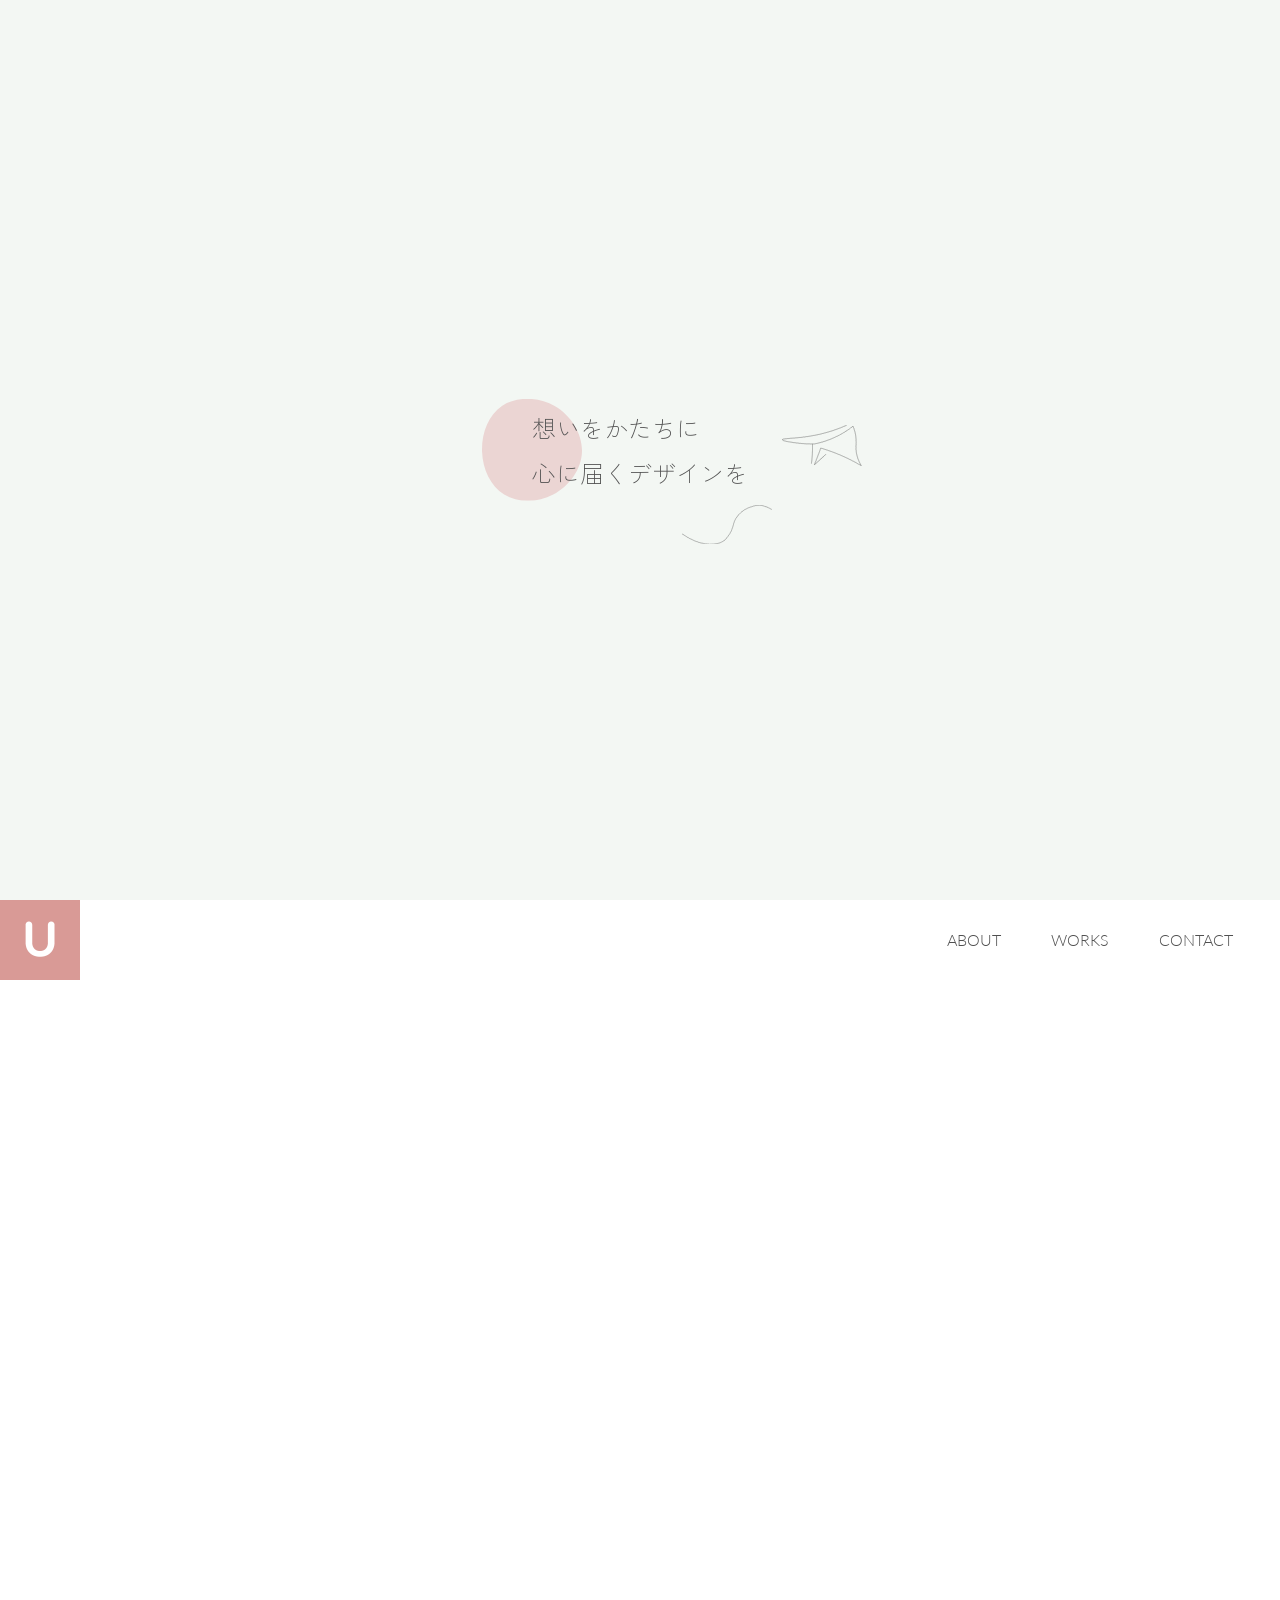
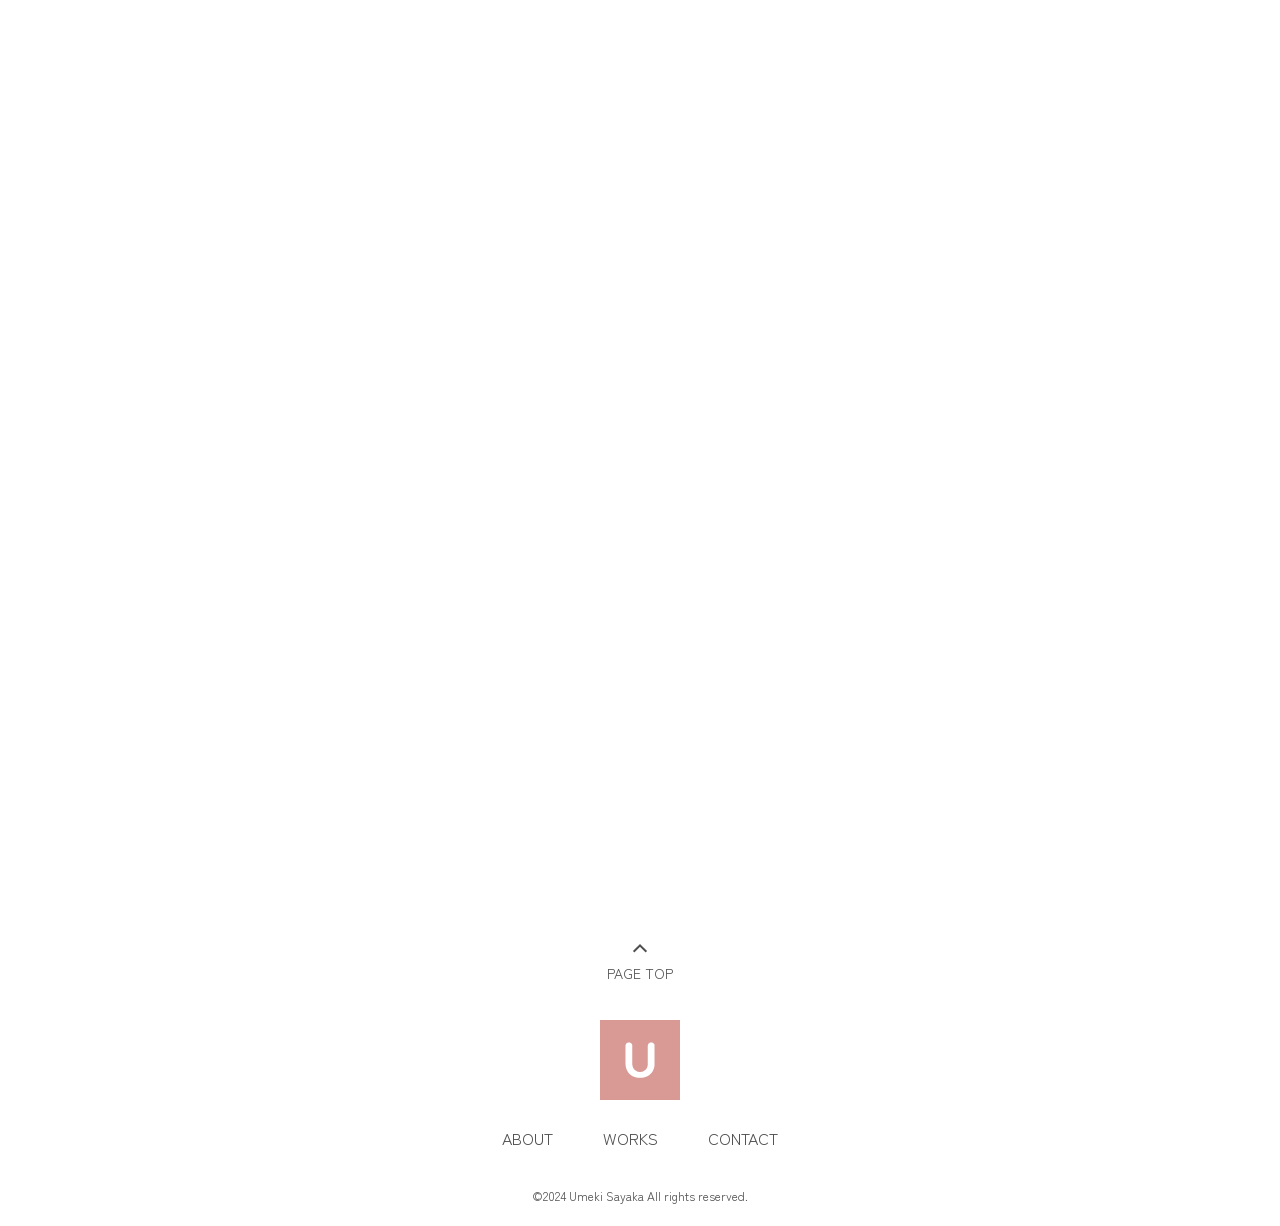
<file: index.html>
<!DOCTYPE html>
<html lang="ja">
<head>
  <meta charset="UTF-8">
  <meta name="viewport" content="width=device-width, initial-scale=1.0">
  <title>Umeki Sayaka portfolio</title>
  <link rel="stylesheet" href="assets/css/reset.css">
  <link rel="stylesheet" href="assets/css/common.css">
  <link rel="stylesheet" href="assets/css/top.css">
  <link rel="preconnect" href="https://fonts.googleapis.com">
  <link rel="preconnect" href="https://fonts.gstatic.com" crossorigin>
  <link href="https://fonts.googleapis.com/css2?family=Lato:wght@100;300;400&family=Zen+Kaku+Gothic+New:wght@300;400&display=swap" rel="stylesheet">
</head>
<body>
<!-- loading -->
<section id="loading">
  <div class="loading-content">
    <img class="loading-circle" src="assets/images/top/top-circle.svg" alt="">
    <p class="loading-text">想いをかたちに<br>心に届くデザインを</p>
  
  <div class="loading-airplane">
    <svg id="LoadingAirplane" data-name="airplanelayer" xmlns="http://www.w3.org/2000/svg" viewBox="0 0 177.25 91.72">
      <g id="top1">
        <g>
          <path class="pass_airplane1 loading" d="m143.6.53c-.22.1-.57-.1-.78,0s-.36.35-.58.45-.41.24-.63.34-.47.11-.69.21-.46.14-.68.24-.43.19-.66.29-.4.27-.62.36-.51.02-.73.11-.34.41-.56.51-.53-.03-.75.06-.32.48-.54.57-.52,0-.74.09-.38.34-.6.43-.48.08-.71.17-.47.11-.69.21-.48.08-.71.17-.42.23-.65.32-.38.33-.6.42-.53-.03-.75.06-.37.37-.59.46-.43.22-.65.3-.43.21-.65.29-.45.16-.67.24-.46.12-.69.21-.5.03-.72.12-.35.41-.58.5-.49.04-.72.13-.47.1-.7.19-.47.11-.69.19-.39.32-.62.4-.49.04-.72.12-.46.12-.69.21-.41.27-.64.35-.43.22-.66.3-.53-.05-.75.03-.38.36-.61.44-.5.02-.73.1-.41.28-.64.36-.48.07-.71.15-.48.09-.71.16-.41.27-.64.35-.49.05-.72.13-.39.35-.62.43-.46.15-.69.22-.52-.04-.75.04-.45.16-.68.24-.4.34-.62.41-.48.08-.7.16-.48.07-.71.14-.45.16-.68.24-.39.35-.62.42-.53-.08-.76,0-.38.38-.61.46-.55-.14-.78-.07-.39.35-.63.42-.45.16-.68.23-.53-.11-.77-.04-.41.3-.64.37-.49.04-.72.1-.38.4-.62.47-.53-.09-.76-.03-.44.2-.68.27-.46.14-.69.2-.49.04-.72.1-.4.37-.63.43-.5,0-.73.06-.44.21-.68.27-.44.21-.68.27-.47.11-.71.17-.54-.16-.78-.1-.44.22-.67.28-.49.02-.73.09-.43.26-.66.33-.46.16-.69.22-.44.22-.68.28-.5.01-.73.07-.46.18-.69.25-.49.08-.72.14c-.23.06-.49.03-.72.09s-.48.06-.71.12-.47.09-.71.14-.41.36-.64.41-.49,0-.73.06-.45.17-.69.23-.46.13-.7.19-.48.06-.71.12-.51-.07-.75-.02-.43.3-.66.35-.46.16-.69.21-.49.03-.72.08-.49,0-.73.05-.45.2-.68.26-.48.07-.71.12-.43.3-.66.35-.51-.09-.75-.04-.47.09-.71.14-.45.18-.69.23-.45.19-.69.24-.54-.22-.77-.17-.41.42-.64.47-.48.06-.71.11-.53-.19-.76-.15-.43.29-.67.34-.49,0-.73.04-.43.33-.66.37-.51-.11-.75-.06-.49,0-.72.05-.48.06-.71.1-.47.1-.71.15-.42.38-.66.43-.53-.25-.77-.2-.42.4-.65.44-.53-.23-.77-.19-.44.31-.67.35-.48.03-.72.07-.49-.03-.73,0-.44.3-.67.34-.49-.02-.73.02-.47.11-.71.15-.47.09-.71.13-.51-.11-.75-.07-.47.14-.71.17-.46.19-.7.22-.48.05-.72.09-.46.18-.7.22-.48.05-.72.08-.51-.11-.74-.08-.48.05-.72.09-.48.03-.72.06-.47.1-.71.14-.47.11-.71.14-.46.22-.7.25-.51-.14-.74-.1-.45.27-.69.3-.47.12-.71.16-.49-.05-.73-.02-.49-.01-.73.02-.48.02-.72.05-.49-.04-.73-.01-.46.21-.7.24-.47.1-.71.13-.48.06-.72.09-.48.04-.72.06-.46.21-.7.24-.49-.07-.73-.04-.5-.15-.74-.12-.47.14-.71.17-.45.29-.69.31-.49-.02-.73,0-.49-.09-.73-.07-.48.06-.72.08-.46.23-.7.26-.51-.21-.75-.19-.46.26-.7.28-.47.12-.71.14-.49-.07-.73-.05-.48.07-.72.09-.48.04-.72.06-.49-.1-.73-.08-.47.13-.71.15-.47.19-.7.21-.5-.19-.74-.17-.47.18-.7.2-.49-.05-.73-.02-.47.13-.71.15-.48.02-.72.05-.46.22-.7.24-.49-.03-.72-.01-.47.12-.71.14-.51-.28-.74-.26-.46.26-.7.28-.49-.15-.73-.13-.47.18-.7.2-.49-.06-.72-.04-.48-.02-.72,0-.47.13-.71.15-.48-.03-.72,0-.48.03-.72.05-.48,0-.72.02-.47.18-.7.2-.49-.06-.72-.04-.46.28-.69.3-.49-.11-.72-.09-.47.19-.7.21-.49-.15-.73-.13-.47.14-.7.16-.48-.03-.72-.01-.48-.02-.72,0-.46.25-.69.27-.48-.03-.72-.01-.47.07-.71.1-.48,0-.71.03-.5-.13-.73-.1-.46.24-.69.26-.48,0-.72.03-.46.17-.69.2c-.24.03-.47.08-.7.11-.24.03-.52-.21-.75-.18-.24.04-.43.38-.66.41-.25.04-.5-.02-.72.02-.25.05-.52-.1-.74-.04-.25.06-.39.44-.6.51-.25.08-.46.14-.66.22-.26.11-.55.04-.7.17-.23.18-.45.4-.45.61,0,.21.33.32.53.53.14.15.32.26.55.41.19.11.32.36.56.47.2.1.39.29.62.38.21.08.51-.04.75.05.22.08.41.27.64.35.22.07.5-.03.74.04.23.07.41.3.65.36s.43.24.67.3.47.1.71.16.51-.08.75-.02.46.13.7.18.47.12.7.17.43.28.66.33.48.06.72.11.48.02.72.07.46.15.7.2.49.01.73.06.49,0,.73.05.46.19.69.23.46.16.7.2.49-.03.73,0,.47.1.71.14.5-.04.74,0,.46.21.7.25.5-.08.74-.04.44.3.68.34.51-.14.75-.1.48.11.72.15.48.07.72.1.45.31.69.35.48.09.72.12.5-.02.73.02.51-.15.75-.11.48.09.72.13.45.31.69.34.49.05.73.08.5-.02.74,0,.48.07.72.11.49.01.72.04.46.25.69.28.51-.11.74-.08.49.04.72.07c.24.03.45.28.68.31s.5-.14.74-.11.45.26.69.29.51-.16.75-.13.48.01.72.04.47.09.71.12.48.04.72.06.48.02.72.05.46.26.69.28.5-.1.73-.07.46.22.7.25.47.1.71.13.5-.14.74-.12.48.08.71.1.49-.06.73-.03.45.35.69.37.48.06.72.08.5-.17.74-.15.48.07.71.09.49-.09.73-.07.47.18.71.2.47.13.71.14.5-.2.73-.19.46.28.7.29.49-.13.73-.11.46.26.7.28.49-.11.73-.09.48-.03.72-.02.47.21.71.22.49-.14.73-.13.48.03.72.05.47.19.71.2.48-.11.72-.1.47.15.71.16.49-.25.73-.24.48.06.71.07.47.23.71.24.48-.08.72-.07.49-.18.72-.17.48.16.71.17.48.03.72.03.48-.07.72-.06.48.02.72.02.48.17.71.17.48.03.71.03.48-.03.71-.03.48-.11.71-.11.48.1.71.1.48-.16.71-.16.48-.06.72-.06.48.1.71.1.48-.08.71-.08.48.27.71.27.47-.05.71-.05.48-.04.71-.04.47-.01.71-.02.48.02.71.01.48.01.71,0c.23-.05.44-.28.68-.33s.48-.04.71-.09.45-.17.69-.22.51.09.74.04.45-.2.68-.25.48-.04.71-.1.44-.23.67-.28.48-.06.71-.11.51.07.74.02.41-.32.65-.38.47-.09.7-.14.51.07.74.01.42-.3.65-.36.45-.18.68-.24.51.06.74,0,.44-.22.67-.28.45-.17.68-.23.46-.11.7-.17.49,0,.72-.07.5,0,.73-.05.43-.25.66-.32.43-.22.67-.29.46-.13.69-.2.45-.16.68-.22.53.1.76.03.47-.11.7-.18.44-.18.68-.25.39-.35.62-.42.5,0,.73-.08.48-.05.71-.13.43-.24.66-.31.5-.02.73-.09.45-.17.68-.25.44-.19.67-.27.46-.14.69-.21.4-.31.63-.38.43-.23.66-.31.53.09.76.01.38-.37.6-.45.52.04.75-.04.4-.3.63-.38.43-.21.66-.29.5-.02.73-.11.39-.32.62-.4.48-.09.7-.17.47-.11.7-.19.44-.19.67-.28.43-.22.66-.3.53.04.75-.05.39-.32.62-.41.48-.1.7-.19.42-.26.64-.35.43-.21.66-.3.41-.27.64-.36.53.02.75-.07.42-.24.64-.33.37-.35.6-.45.46-.15.68-.25.49-.08.71-.18.45-.17.67-.27.46-.16.68-.26.36-.38.58-.48.43-.21.65-.31.5-.07.72-.17.4-.28.62-.38.51-.04.73-.14.42-.26.64-.36.43-.21.65-.31.38-.33.6-.43.51-.05.73-.16.37-.36.59-.47c.22-.1.45-.16.67-.26s.54,0,.75-.1.43-.21.65-.31.43-.21.64-.32.33-.4.55-.51.46-.14.68-.25.47-.13.68-.24.33-.41.54-.52.48-.11.69-.22.46-.16.67-.27.31-.43.52-.54.56.04.77-.08.39-.29.6-.4.41-.25.62-.36.33-.39.54-.51.39-.29.6-.4.48-.13.68-.25.42-.23.63-.35.44-.19.65-.31.44-.2.64-.32.4-.26.61-.38.33-.38.54-.5.42-.23.62-.35.49-.11.69-.23.33-.38.53-.5.55-.02.75-.14.26-.49.46-.62.56,0,.76-.13.41-.25.61-.37.36-.32.56-.45.29-.43.5-.56.42-.23.62-.35.39-.27.59-.4.45-.18.65-.31.38-.3.58-.42.44-.19.64-.32.49-.13.68-.26.4-.27.6-.4.29-.43.49-.56.42-.23.62-.37.38-.29.58-.42.48-.14.68-.27.26-.46.46-.6.47-.15.67-.29.39-.27.59-.4.46-.18.65-.31.33-.36.52-.49.4-.26.59-.4.35-.32.54-.46.34-.35.53-.49.38-.28.57-.42.42-.23.62-.37.3-.39.49-.53.44-.21.63-.35.43-.21.62-.35.37-.3.55-.44.36-.32.54-.46.38-.29.56-.43.3-.38.48-.53.54-.07.73-.22.3-.47.48-.61c.09.22.29.46.39.69.09.22.17.45.26.68s.14.46.24.69-.04.53.05.76.24.42.32.66.14.46.23.69.27.41.35.64.31.4.39.63.11.47.19.71-.08.54,0,.77.35.39.43.63.16.46.24.69,0,.51.06.74.1.47.17.71.39.39.46.63-.01.51.05.75.21.44.28.68.18.46.25.69.15.46.21.7,0,.51.06.75c.06.24.02.49.08.72s.06.48.11.71.21.45.26.68,0,.49.04.73.08.47.13.71.12.47.16.7.31.43.35.67.04.48.08.72-.12.51-.08.74.32.44.36.67-.15.51-.12.74.23.45.26.69-.13.5-.1.74.18.46.21.7.14.47.16.7-.18.5-.16.74.05.48.07.72.06.48.08.72.02.48.03.72.28.46.29.7-.15.49-.14.73.15.47.16.71.12.48.13.71-.15.48-.14.72-.13.48-.12.72.06.48.06.71.06.48.06.71.08.48.08.72-.01.48-.01.72.05.48.05.72-.06.48-.06.72.14.48.14.72-.11.48-.12.71.1.48.09.72-.32.47-.33.71.03.48.02.72.08.48.08.72.18.48.17.72-.26.47-.27.71.15.48.14.72-.26.47-.27.7.3.48.3.72-.15.47-.15.71-.16.47-.16.71.04.47.04.71,0,.47,0,.71.24.47.24.71.04.47.04.71-.19.48-.19.71-.12.48-.11.71.32.46.32.7-.28.49-.27.72.03.48.04.71.21.46.22.7.17.47.18.71c.02.24.02.48.05.72s-.16.49-.14.73.25.45.28.69-.23.51-.2.75.27.45.3.69.02.47.06.71-.08.49-.05.73.19.45.23.69.17.45.21.69-.15.51-.1.74.3.43.35.66.05.47.1.71.15.45.2.69,0,.49.06.72.15.45.2.69.07.47.12.71.08.47.14.71.19.44.25.68.21.44.28.67.05.48.12.71-.11.53-.04.76.23.43.3.66.27.42.34.65.07.48.15.71.16.45.24.68,0,.51.09.73.2.44.28.67.2.44.28.67.18.45.26.67.29.4.38.62.13.46.22.69.23.42.32.65.2.43.29.66.05.5.14.72.13.47.23.69.25.42.34.64.14.47.24.69.18.45.28.67.26.41.36.63.41.34.52.55-.03.55.08.76.43.32.54.54.06.51.17.73.26.41.37.63.15.47.26.68.29.39.41.61.27.4.39.61.28.4.4.61.14.48.26.69.45.3.58.51.12.52.24.73c-.2-.12-.36-.36-.56-.48s-.47-.14-.67-.26-.35-.34-.56-.46-.49-.1-.7-.22-.41-.25-.61-.37-.4-.26-.6-.38-.47-.13-.68-.25-.3-.44-.5-.56-.53-.04-.73-.16-.39-.27-.6-.39-.31-.42-.52-.53-.4-.26-.61-.38-.55,0-.76-.11-.41-.24-.62-.36-.33-.39-.54-.5-.37-.31-.58-.42-.45-.16-.66-.28-.46-.15-.67-.27-.4-.26-.61-.37-.43-.22-.64-.33-.35-.35-.56-.47-.56.03-.77-.09-.36-.34-.57-.45-.4-.26-.61-.37-.45-.18-.66-.29-.44-.19-.65-.3-.34-.38-.55-.49-.46-.15-.67-.26-.37-.33-.58-.44-.52-.04-.73-.15-.44-.18-.66-.29-.42-.24-.63-.35-.37-.33-.58-.44-.4-.27-.61-.38-.45-.18-.66-.29-.51-.06-.72-.17-.37-.33-.58-.44-.41-.24-.63-.35-.37-.32-.59-.43-.51-.05-.72-.15-.47-.13-.68-.24-.38-.31-.59-.41-.4-.26-.62-.37-.37-.34-.58-.44-.48-.11-.7-.21-.46-.16-.67-.26-.36-.36-.57-.47-.54,0-.75-.1-.34-.4-.56-.5-.54.02-.76-.09-.36-.37-.57-.47-.54.01-.75-.09-.43-.21-.65-.31-.41-.25-.63-.35-.44-.2-.65-.3-.33-.44-.54-.54-.47-.12-.69-.22-.43-.22-.65-.32-.47-.13-.68-.23-.37-.35-.59-.44-.43-.22-.65-.32-.55.06-.77-.04-.4-.27-.62-.37-.42-.24-.64-.34-.5-.06-.72-.16-.34-.42-.56-.52-.47-.12-.69-.22-.47-.13-.69-.23-.43-.22-.65-.32-.38-.33-.6-.43-.47-.11-.7-.21-.48-.1-.7-.2-.39-.3-.62-.4-.55.06-.77-.03-.34-.43-.56-.53-.46-.14-.69-.24-.4-.29-.63-.38-.52,0-.75-.1-.42-.25-.65-.34c-.22-.09-.49-.08-.71-.17s-.39-.32-.61-.41-.49-.06-.71-.15-.48-.1-.7-.19-.44-.2-.66-.29-.37-.36-.59-.45-.52.01-.74-.08-.37-.36-.59-.45-.49-.06-.71-.15-.39-.32-.61-.4-.47-.1-.7-.19-.43-.2-.66-.29-.51-.02-.73-.1-.36-.39-.59-.47-.44-.2-.66-.28-.54.07-.76-.01-.35-.43-.58-.51-.48-.1-.7-.18-.52.01-.74-.07-.39-.34-.61-.42-.52.02-.74-.06-.44-.19-.66-.28-.42-.24-.65-.33-.41-.28-.63-.36-.51,0-.74-.07-.38-.37-.6-.45-.55.12-.78.04-.34-.47-.57-.55-.47-.1-.7-.18-.53.07-.76-.01-.38-.37-.6-.44-.5,0-.73-.08-.42-.26-.64-.34-.52.03-.74-.04-.43-.23-.65-.31-.4-.3-.63-.37-.46-.14-.68-.22-.51,0-.73-.07-.41-.29-.64-.36-.51,0-.73-.07-.38-.37-.61-.44-.46-.12-.69-.2-.49-.03-.72-.1-.45-.16-.68-.23-.44-.19-.67-.26-.46-.11-.69-.19-.44-.19-.67-.26-.46-.12-.69-.19-.48-.07-.71-.14-.38-.37-.61-.44-.54.14-.77.07-.38-.4-.6-.47-.46-.12-.69-.19-.51.06-.74-.01-.43-.21-.66-.27-.49,0-.72-.07-.41-.26-.64-.33-.45-.18-.68-.24c-.08.22-.18.46-.26.68s-.27.41-.36.63.07.54-.01.76-.18.44-.26.67-.41.36-.5.58-.03.5-.11.72-.09.48-.17.7-.16.45-.24.67-.21.43-.3.65-.23.42-.32.65.02.52-.06.74-.34.38-.42.61-.22.43-.31.65,0,.51-.08.73-.25.41-.34.64-.28.4-.37.63-.13.46-.22.68.05.53-.03.75-.19.44-.27.66-.4.36-.48.58-.19.44-.27.66.03.52-.05.75-.32.39-.41.61-.25.42-.33.64.09.54,0,.77-.26.41-.34.64-.03.5-.12.72-.25.42-.33.64-.39.37-.47.59.1.55.02.77-.4.36-.49.58-.02.5-.1.73-.28.4-.37.63-.08.48-.17.7-.11.47-.19.69-.14.46-.22.68-.43.35-.51.57,0,.51-.09.73-.24.42-.32.64-.02.5-.1.73-.19.44-.28.66-.13.46-.22.68-.31.39-.39.62-.25.41-.34.64.05.53-.03.75-.21.43-.3.65-.35.38-.43.6-.16.45-.24.67.04.52-.04.75-.12.46-.2.69-.42.35-.51.57-.18.44-.27.66.11.55.03.77-.45.34-.53.57-.08.62-.16.84c.18-.16.39-.47.57-.63s.5-.16.67-.32.33-.35.51-.51.15-.54.33-.7.56-.09.74-.25.26-.43.43-.59.32-.36.49-.52.45-.21.62-.37.28-.4.46-.56.43-.23.61-.39.38-.29.55-.45.28-.4.46-.56.24-.45.41-.61.45-.22.62-.38.26-.42.44-.58.47-.19.64-.35.29-.39.46-.55.44-.22.61-.39.23-.46.4-.62.51-.14.69-.31.27-.41.44-.57.39-.27.57-.43.19-.5.37-.66.41-.25.59-.41.39-.28.56-.44.49-.17.66-.33.25-.43.43-.59.43-.24.6-.4.38-.29.55-.45.2-.49.37-.65.28-.4.46-.56.5-.15.68-.31.24-.44.42-.6.36-.31.53-.47.51-.14.69-.3.15-.55.32-.71.53-.13.7-.29.25-.43.43-.59.48-.18.65-.34.35-.33.52-.49.24-.44.41-.61.3-.38.47-.54.46-.21.63-.37.3-.37.48-.53.49-.17.66-.33.31-.37.48-.53.2-.49.37-.65.36-.31.54-.47"/>
          <path class="pass_airplane2 loading" d="m65.19,85.67c.03-.23.08-.47.11-.7s.06-.47.09-.7.03-.47.06-.71.04-.47.07-.71.04-.47.07-.7.09-.46.12-.7.05-.47.08-.7.03-.47.06-.71.07-.47.1-.7.06-.47.08-.7.09-.47.12-.7-.02-.48,0-.71.1-.46.13-.7.06-.47.08-.71.05-.47.07-.71-.02-.48,0-.71.07-.47.09-.71.09-.47.11-.7-.02-.48,0-.71.05-.47.07-.71.04-.47.05-.71.08-.47.09-.7,0-.47.02-.71.06-.47.08-.71-.02-.48,0-.71.03-.47.05-.71.05-.47.07-.71.07-.47.09-.71.03-.47.05-.71,0-.48.01-.72.04-.47.06-.71-.01-.48,0-.71,0-.48.02-.71.04-.48.06-.71.06-.48.07-.71-.04-.48-.03-.72.02-.48.02-.72.05-.48.05-.72.05-.48.06-.72c0-.25-.04-.49-.03-.74s.07-.49.08-.73.01-.49.02-.74,0-.49.01-.74-.04-.49-.04-.74.03-.49.04-.74.02-.49.02-.74-.04-.49-.04-.74-.01-.49,0-.74.04-.49.04-.74.01-.49.01-.73-.06-.49-.06-.73.03-.49.03-.73.02-.49.02-.73-.06-.49-.06-.73.02-.49.01-.73.05-.49.04-.73-.06-.49-.07-.73-.02-.49-.03-.73.02-.49.02-.73-.05-.48-.06-.72.03-.48.02-.72"/>
        </g>
      </g>
    </svg>
    <svg id="LoadingLine" data-name="linelayer" xmlns="http://www.w3.org/2000/svg" viewBox="0 0 211.45 92.82">
      <g id="top2">
        <path class="pass_line loading" d="m.29,67.48c.2.14.39.29.58.43s.23.51.43.65.61-.02.8.12.22.53.42.67.5.13.7.26.27.46.47.59.41.26.61.4.51.1.71.23.46.19.66.32.3.42.5.55.45.19.66.32.28.47.48.6.45.19.66.32.56.02.76.15.4.27.6.4.36.34.57.46.42.24.63.36.42.25.62.37.33.39.54.52.5.11.71.23.29.47.5.59.42.24.63.36.48.14.69.26.55,0,.76.13.3.45.51.57.51.08.72.19.36.36.57.47.4.28.61.39.39.3.6.41.54.02.75.13.43.23.64.34.49.11.7.22.3.48.52.59.48.12.7.22.51.06.73.16.37.35.58.46.46.15.68.25.4.29.62.39.51.05.73.15.43.23.65.33.43.22.65.32.45.17.67.26.34.42.56.52.46.15.68.25.46.15.68.24.41.28.63.37.46.16.68.25.46.15.69.24.38.34.61.43.51.04.73.12.52-.02.75.07.4.29.63.38.43.23.66.31.42.26.65.34.46.14.69.22.55-.12.78-.04.43.22.66.3.44.19.67.27.44.22.67.29.4.35.62.42.48.1.71.17.5.01.73.08.48.08.71.15.42.29.65.36.52-.07.75,0,.43.26.66.32.44.22.67.28.53-.1.76-.04.44.21.68.27.46.15.69.21.47.13.7.18.51-.08.75-.02.45.21.68.26.49.04.72.09.46.17.69.22.43.29.67.33.54-.26.78-.21.4.5.63.54.49.03.72.07.49-.03.73.01.48.06.71.1.49-.02.73.01.45.29.68.33.48.05.72.09.48.05.72.09.52-.24.76-.21.46.25.7.28.5-.09.74-.07.45.32.69.34.5-.16.74-.14.49-.08.73-.06.46.36.7.37.5-.29.74-.27.48.09.72.11.47.32.71.33.48.08.72.08.48,0,.72.02.49-.06.73-.05.49-.24.73-.24.48.33.72.33.48-.35.72-.35.48.16.72.16.48-.13.72-.14.48.09.72.08.48,0,.72-.02.47-.19.71-.2.49.11.73.1.49.1.73.09.47-.16.71-.18.49.13.73.1.49.01.72-.01.47-.13.71-.16.45-.31.69-.33.52.27.76.24.45-.24.69-.27.47-.1.71-.13.46-.14.7-.18.51.11.74.07.44-.27.67-.31.5.04.73,0,.48-.09.71-.14.5,0,.73-.05.43-.3.66-.35.52.1.76.04.44-.25.67-.31.44-.24.67-.3.54.13.77.06.41-.31.64-.38.49-.04.72-.12.43-.24.65-.32.46-.14.69-.22.49-.07.71-.15.42-.25.64-.34.38-.35.6-.44.55.08.77-.01.38-.34.59-.43.37-.33.59-.43.57.08.78-.03.31-.45.52-.56.56.03.77-.08.28-.49.49-.61.5-.1.7-.22.34-.36.54-.48.48-.14.67-.27.44-.2.64-.34.22-.52.41-.66.5-.13.69-.28.29-.4.47-.55.41-.26.58-.42.42-.26.58-.42.36-.32.52-.49c.17-.18.11-.56.28-.74s.61-.1.77-.28.32-.37.48-.55.27-.41.43-.59.19-.48.35-.66.4-.29.56-.48.45-.26.6-.44.14-.52.29-.7.48-.24.63-.42.33-.36.49-.54.23-.44.38-.63.23-.44.37-.63.28-.4.43-.59.23-.43.38-.62.32-.37.46-.56.48-.25.63-.44.03-.58.17-.78.31-.37.45-.57.26-.41.39-.61.39-.32.52-.52.24-.42.37-.62.37-.33.5-.54.27-.4.4-.6.3-.38.43-.59.13-.49.25-.7.4-.33.52-.53.24-.43.36-.64.08-.51.2-.72.19-.45.3-.66.21-.44.33-.65.29-.4.4-.61.38-.35.49-.57.11-.49.21-.71.02-.53.12-.75.34-.38.44-.59.34-.38.43-.6.12-.48.22-.7.07-.5.16-.72.3-.4.39-.62,0-.52.08-.75.5-.33.59-.55.11-.48.19-.7,0-.51.08-.74.06-.49.14-.72.17-.45.24-.68.37-.39.45-.62,0-.51.06-.74.42-.38.49-.61.05-.49.12-.72.07-.48.13-.71.13-.47.2-.7.05-.49.12-.72.3-.42.36-.65.02-.5.08-.73.33-.41.4-.64-.04-.51.03-.74.23-.44.29-.67.03-.49.1-.72,0-.5.06-.73.1-.47.16-.7.21-.44.28-.67.09-.47.17-.7.15-.46.22-.68.46-.35.54-.58.08-.48.16-.7.03-.5.12-.72.27-.41.36-.63,0-.51.09-.73.27-.41.36-.63.28-.4.38-.62.06-.49.16-.71.14-.46.25-.68.43-.32.54-.53.06-.5.17-.72.27-.4.38-.61.17-.45.29-.66.16-.46.29-.67.24-.41.37-.62.24-.42.37-.63.25-.42.38-.62.29-.39.42-.59.3-.38.44-.58.55-.21.69-.4-.05-.63.09-.83.55-.2.69-.39.34-.35.49-.54-.01-.62.14-.81.61-.14.75-.33.2-.46.35-.64.15-.5.31-.68.4-.3.56-.48.35-.34.51-.52.16-.51.32-.69.39-.3.55-.48.5-.2.66-.38.28-.4.44-.58.33-.35.5-.53.32-.37.49-.54.25-.43.43-.6.5-.18.67-.35.34-.34.52-.51.32-.36.5-.53.32-.37.49-.53.38-.3.56-.46.35-.34.53-.49.35-.34.53-.49.47-.19.65-.34.24-.47.43-.62.29-.41.48-.56.56-.06.76-.2.38-.3.57-.44.36-.32.56-.46.39-.28.59-.42.3-.41.5-.55.49-.14.69-.27.37-.31.58-.44.34-.36.55-.49.39-.3.59-.42.47-.16.68-.28.54-.04.75-.16.36-.33.57-.45.37-.33.58-.45.41-.26.62-.37.52-.05.73-.16.39-.29.61-.4.41-.27.62-.37.4-.29.61-.39.42-.23.64-.34.39-.3.61-.4.5-.06.72-.16.4-.29.62-.38.43-.24.65-.33.5-.06.72-.15.48-.12.7-.21.51-.03.73-.12.36-.41.58-.49.47-.11.7-.2.47-.12.69-.2.37-.39.6-.47.57.15.8.07.34-.48.57-.56.58.21.81.13.42-.27.64-.35.41-.29.64-.37.42-.27.64-.34.57.2.8.12.45-.17.68-.24.43-.21.66-.29.47-.11.7-.18.43-.23.65-.31.39-.33.61-.4c.23-.07.53.1.76.03s.49-.04.72-.1.45-.16.68-.22.44-.21.68-.26.46-.15.69-.2.49,0,.73-.04.43-.35.66-.39.53.27.77.24.48-.04.71-.07.46-.19.7-.21.47-.17.71-.19.5.24.74.22.47-.05.71-.06.47-.15.71-.16.48.11.72.1.48-.07.72-.07.48-.09.72-.08.49-.14.73-.13.48.05.72.07.46.3.7.32.5-.19.74-.17.48.07.71.09.45.26.69.29.51-.22.75-.19.47.08.71.12.45.21.69.25.48.03.72.08.49-.01.73.04.47.1.71.15.4.43.63.49.54-.18.77-.12.4.36.63.42.5,0,.73.06.45.17.68.24.43.24.66.31.56-.2.79-.13.35.49.57.57.46.14.68.22.47.1.7.18.47.1.7.18.48.09.7.17.52,0,.74.09.4.29.63.38.49.08.71.17.34.45.56.54.52,0,.74.11.44.2.66.3.44.19.66.29.31.46.53.56.44.18.66.29.57-.07.78.04.37.34.58.44.47.14.68.25.42.23.63.34.46.17.67.28.41.26.62.37.33.4.54.51.38.3.58.42.56-.02.76.1.37.33.57.45.38.29.58.41.42.23.62.35"/>
      </g>
    </svg>
  </div>
</div>
</section>

<!-- header -->
  <header id="header" class="header">
    <div class="header-contents">
      <h1>
        <a href="./index.html">
          <img src="assets/images/common/logo.png" alt="U">
        </a>
      </h1>
      <nav class="header-nav">
        <ul>
          <li><a href="./about.html">ABOUT</a></li>
          <li><a href="./works.html">WORKS</a></li>
          <li><a href="#Contact">CONTACT</a></li>
        </ul>
      </nav>
    </div>
<!-- sp版 -->
    <div class="hamburger">
      <span></span>
    </div>
    <nav class="header-nav-sp">
      <ul>
        <li><a href="./index.html">TOP</a></li>
        <li><a href="./about.html">ABOUT</a></li>
        <li><a href="./works.html">WORKS</a></li>
        <li><a href="#Contact">CONTACT</a></li>
      </ul>
    </nav>
  </header>

<main id="top-content">
  <!-- top -->
    <section class="section-top">
      <div class="fv">
        <div class="left-text">Umeki Sayaka Portfolio</div>
        <div class="right-text">Umeki Sayaka Portfolio</div>
        <picture class="fv_myface">
          <source
            srcset="assets/images/top/top_sp.jpg"
            media="(max-width :767px)"
          />
          <img src="assets/images/top/top.png" alt="私の写真">
        </picture>
        <img class="fv_circle" src="assets/images/top/top-circle.svg" alt="○">
        <h2>Umeki<br>Sayaka<br>Portfolio</h2>
        <div class="scroll">
          <span>SCROLL</span>
        </div>
      </div>

    </section>
  
  <!-- about -->
    <section id="About" class="section-about">
      <div class="section-about_bg">
        <svg id="AirplaneLayer" data-name="airplanelayer" xmlns="http://www.w3.org/2000/svg" viewBox="0 0 177.25 91.72">
          <g id="top3">
            <g>
              <path class="pass_airplane1 about" d="m143.6.53c-.22.1-.57-.1-.78,0s-.36.35-.58.45-.41.24-.63.34-.47.11-.69.21-.46.14-.68.24-.43.19-.66.29-.4.27-.62.36-.51.02-.73.11-.34.41-.56.51-.53-.03-.75.06-.32.48-.54.57-.52,0-.74.09-.38.34-.6.43-.48.08-.71.17-.47.11-.69.21-.48.08-.71.17-.42.23-.65.32-.38.33-.6.42-.53-.03-.75.06-.37.37-.59.46-.43.22-.65.3-.43.21-.65.29-.45.16-.67.24-.46.12-.69.21-.5.03-.72.12-.35.41-.58.5-.49.04-.72.13-.47.1-.7.19-.47.11-.69.19-.39.32-.62.4-.49.04-.72.12-.46.12-.69.21-.41.27-.64.35-.43.22-.66.3-.53-.05-.75.03-.38.36-.61.44-.5.02-.73.1-.41.28-.64.36-.48.07-.71.15-.48.09-.71.16-.41.27-.64.35-.49.05-.72.13-.39.35-.62.43-.46.15-.69.22-.52-.04-.75.04-.45.16-.68.24-.4.34-.62.41-.48.08-.7.16-.48.07-.71.14-.45.16-.68.24-.39.35-.62.42-.53-.08-.76,0-.38.38-.61.46-.55-.14-.78-.07-.39.35-.63.42-.45.16-.68.23-.53-.11-.77-.04-.41.3-.64.37-.49.04-.72.1-.38.4-.62.47-.53-.09-.76-.03-.44.2-.68.27-.46.14-.69.2-.49.04-.72.1-.4.37-.63.43-.5,0-.73.06-.44.21-.68.27-.44.21-.68.27-.47.11-.71.17-.54-.16-.78-.1-.44.22-.67.28-.49.02-.73.09-.43.26-.66.33-.46.16-.69.22-.44.22-.68.28-.5.01-.73.07-.46.18-.69.25-.49.08-.72.14c-.23.06-.49.03-.72.09s-.48.06-.71.12-.47.09-.71.14-.41.36-.64.41-.49,0-.73.06-.45.17-.69.23-.46.13-.7.19-.48.06-.71.12-.51-.07-.75-.02-.43.3-.66.35-.46.16-.69.21-.49.03-.72.08-.49,0-.73.05-.45.2-.68.26-.48.07-.71.12-.43.3-.66.35-.51-.09-.75-.04-.47.09-.71.14-.45.18-.69.23-.45.19-.69.24-.54-.22-.77-.17-.41.42-.64.47-.48.06-.71.11-.53-.19-.76-.15-.43.29-.67.34-.49,0-.73.04-.43.33-.66.37-.51-.11-.75-.06-.49,0-.72.05-.48.06-.71.1-.47.1-.71.15-.42.38-.66.43-.53-.25-.77-.2-.42.4-.65.44-.53-.23-.77-.19-.44.31-.67.35-.48.03-.72.07-.49-.03-.73,0-.44.3-.67.34-.49-.02-.73.02-.47.11-.71.15-.47.09-.71.13-.51-.11-.75-.07-.47.14-.71.17-.46.19-.7.22-.48.05-.72.09-.46.18-.7.22-.48.05-.72.08-.51-.11-.74-.08-.48.05-.72.09-.48.03-.72.06-.47.1-.71.14-.47.11-.71.14-.46.22-.7.25-.51-.14-.74-.1-.45.27-.69.3-.47.12-.71.16-.49-.05-.73-.02-.49-.01-.73.02-.48.02-.72.05-.49-.04-.73-.01-.46.21-.7.24-.47.1-.71.13-.48.06-.72.09-.48.04-.72.06-.46.21-.7.24-.49-.07-.73-.04-.5-.15-.74-.12-.47.14-.71.17-.45.29-.69.31-.49-.02-.73,0-.49-.09-.73-.07-.48.06-.72.08-.46.23-.7.26-.51-.21-.75-.19-.46.26-.7.28-.47.12-.71.14-.49-.07-.73-.05-.48.07-.72.09-.48.04-.72.06-.49-.1-.73-.08-.47.13-.71.15-.47.19-.7.21-.5-.19-.74-.17-.47.18-.7.2-.49-.05-.73-.02-.47.13-.71.15-.48.02-.72.05-.46.22-.7.24-.49-.03-.72-.01-.47.12-.71.14-.51-.28-.74-.26-.46.26-.7.28-.49-.15-.73-.13-.47.18-.7.2-.49-.06-.72-.04-.48-.02-.72,0-.47.13-.71.15-.48-.03-.72,0-.48.03-.72.05-.48,0-.72.02-.47.18-.7.2-.49-.06-.72-.04-.46.28-.69.3-.49-.11-.72-.09-.47.19-.7.21-.49-.15-.73-.13-.47.14-.7.16-.48-.03-.72-.01-.48-.02-.72,0-.46.25-.69.27-.48-.03-.72-.01-.47.07-.71.1-.48,0-.71.03-.5-.13-.73-.1-.46.24-.69.26-.48,0-.72.03-.46.17-.69.2c-.24.03-.47.08-.7.11-.24.03-.52-.21-.75-.18-.24.04-.43.38-.66.41-.25.04-.5-.02-.72.02-.25.05-.52-.1-.74-.04-.25.06-.39.44-.6.51-.25.08-.46.14-.66.22-.26.11-.55.04-.7.17-.23.18-.45.4-.45.61,0,.21.33.32.53.53.14.15.32.26.55.41.19.11.32.36.56.47.2.1.39.29.62.38.21.08.51-.04.75.05.22.08.41.27.64.35.22.07.5-.03.74.04.23.07.41.3.65.36s.43.24.67.3.47.1.71.16.51-.08.75-.02.46.13.7.18.47.12.7.17.43.28.66.33.48.06.72.11.48.02.72.07.46.15.7.2.49.01.73.06.49,0,.73.05.46.19.69.23.46.16.7.2.49-.03.73,0,.47.1.71.14.5-.04.74,0,.46.21.7.25.5-.08.74-.04.44.3.68.34.51-.14.75-.1.48.11.72.15.48.07.72.1.45.31.69.35.48.09.72.12.5-.02.73.02.51-.15.75-.11.48.09.72.13.45.31.69.34.49.05.73.08.5-.02.74,0,.48.07.72.11.49.01.72.04.46.25.69.28.51-.11.74-.08.49.04.72.07c.24.03.45.28.68.31s.5-.14.74-.11.45.26.69.29.51-.16.75-.13.48.01.72.04.47.09.71.12.48.04.72.06.48.02.72.05.46.26.69.28.5-.1.73-.07.46.22.7.25.47.1.71.13.5-.14.74-.12.48.08.71.1.49-.06.73-.03.45.35.69.37.48.06.72.08.5-.17.74-.15.48.07.71.09.49-.09.73-.07.47.18.71.2.47.13.71.14.5-.2.73-.19.46.28.7.29.49-.13.73-.11.46.26.7.28.49-.11.73-.09.48-.03.72-.02.47.21.71.22.49-.14.73-.13.48.03.72.05.47.19.71.2.48-.11.72-.1.47.15.71.16.49-.25.73-.24.48.06.71.07.47.23.71.24.48-.08.72-.07.49-.18.72-.17.48.16.71.17.48.03.72.03.48-.07.72-.06.48.02.72.02.48.17.71.17.48.03.71.03.48-.03.71-.03.48-.11.71-.11.48.1.71.1.48-.16.71-.16.48-.06.72-.06.48.1.71.1.48-.08.71-.08.48.27.71.27.47-.05.71-.05.48-.04.71-.04.47-.01.71-.02.48.02.71.01.48.01.71,0c.23-.05.44-.28.68-.33s.48-.04.71-.09.45-.17.69-.22.51.09.74.04.45-.2.68-.25.48-.04.71-.1.44-.23.67-.28.48-.06.71-.11.51.07.74.02.41-.32.65-.38.47-.09.7-.14.51.07.74.01.42-.3.65-.36.45-.18.68-.24.51.06.74,0,.44-.22.67-.28.45-.17.68-.23.46-.11.7-.17.49,0,.72-.07.5,0,.73-.05.43-.25.66-.32.43-.22.67-.29.46-.13.69-.2.45-.16.68-.22.53.1.76.03.47-.11.7-.18.44-.18.68-.25.39-.35.62-.42.5,0,.73-.08.48-.05.71-.13.43-.24.66-.31.5-.02.73-.09.45-.17.68-.25.44-.19.67-.27.46-.14.69-.21.4-.31.63-.38.43-.23.66-.31.53.09.76.01.38-.37.6-.45.52.04.75-.04.4-.3.63-.38.43-.21.66-.29.5-.02.73-.11.39-.32.62-.4.48-.09.7-.17.47-.11.7-.19.44-.19.67-.28.43-.22.66-.3.53.04.75-.05.39-.32.62-.41.48-.1.7-.19.42-.26.64-.35.43-.21.66-.3.41-.27.64-.36.53.02.75-.07.42-.24.64-.33.37-.35.6-.45.46-.15.68-.25.49-.08.71-.18.45-.17.67-.27.46-.16.68-.26.36-.38.58-.48.43-.21.65-.31.5-.07.72-.17.4-.28.62-.38.51-.04.73-.14.42-.26.64-.36.43-.21.65-.31.38-.33.6-.43.51-.05.73-.16.37-.36.59-.47c.22-.1.45-.16.67-.26s.54,0,.75-.1.43-.21.65-.31.43-.21.64-.32.33-.4.55-.51.46-.14.68-.25.47-.13.68-.24.33-.41.54-.52.48-.11.69-.22.46-.16.67-.27.31-.43.52-.54.56.04.77-.08.39-.29.6-.4.41-.25.62-.36.33-.39.54-.51.39-.29.6-.4.48-.13.68-.25.42-.23.63-.35.44-.19.65-.31.44-.2.64-.32.4-.26.61-.38.33-.38.54-.5.42-.23.62-.35.49-.11.69-.23.33-.38.53-.5.55-.02.75-.14.26-.49.46-.62.56,0,.76-.13.41-.25.61-.37.36-.32.56-.45.29-.43.5-.56.42-.23.62-.35.39-.27.59-.4.45-.18.65-.31.38-.3.58-.42.44-.19.64-.32.49-.13.68-.26.4-.27.6-.4.29-.43.49-.56.42-.23.62-.37.38-.29.58-.42.48-.14.68-.27.26-.46.46-.6.47-.15.67-.29.39-.27.59-.4.46-.18.65-.31.33-.36.52-.49.4-.26.59-.4.35-.32.54-.46.34-.35.53-.49.38-.28.57-.42.42-.23.62-.37.3-.39.49-.53.44-.21.63-.35.43-.21.62-.35.37-.3.55-.44.36-.32.54-.46.38-.29.56-.43.3-.38.48-.53.54-.07.73-.22.3-.47.48-.61c.09.22.29.46.39.69.09.22.17.45.26.68s.14.46.24.69-.04.53.05.76.24.42.32.66.14.46.23.69.27.41.35.64.31.4.39.63.11.47.19.71-.08.54,0,.77.35.39.43.63.16.46.24.69,0,.51.06.74.1.47.17.71.39.39.46.63-.01.51.05.75.21.44.28.68.18.46.25.69.15.46.21.7,0,.51.06.75c.06.24.02.49.08.72s.06.48.11.71.21.45.26.68,0,.49.04.73.08.47.13.71.12.47.16.7.31.43.35.67.04.48.08.72-.12.51-.08.74.32.44.36.67-.15.51-.12.74.23.45.26.69-.13.5-.1.74.18.46.21.7.14.47.16.7-.18.5-.16.74.05.48.07.72.06.48.08.72.02.48.03.72.28.46.29.7-.15.49-.14.73.15.47.16.71.12.48.13.71-.15.48-.14.72-.13.48-.12.72.06.48.06.71.06.48.06.71.08.48.08.72-.01.48-.01.72.05.48.05.72-.06.48-.06.72.14.48.14.72-.11.48-.12.71.1.48.09.72-.32.47-.33.71.03.48.02.72.08.48.08.72.18.48.17.72-.26.47-.27.71.15.48.14.72-.26.47-.27.7.3.48.3.72-.15.47-.15.71-.16.47-.16.71.04.47.04.71,0,.47,0,.71.24.47.24.71.04.47.04.71-.19.48-.19.71-.12.48-.11.71.32.46.32.7-.28.49-.27.72.03.48.04.71.21.46.22.7.17.47.18.71c.02.24.02.48.05.72s-.16.49-.14.73.25.45.28.69-.23.51-.2.75.27.45.3.69.02.47.06.71-.08.49-.05.73.19.45.23.69.17.45.21.69-.15.51-.1.74.3.43.35.66.05.47.1.71.15.45.2.69,0,.49.06.72.15.45.2.69.07.47.12.71.08.47.14.71.19.44.25.68.21.44.28.67.05.48.12.71-.11.53-.04.76.23.43.3.66.27.42.34.65.07.48.15.71.16.45.24.68,0,.51.09.73.2.44.28.67.2.44.28.67.18.45.26.67.29.4.38.62.13.46.22.69.23.42.32.65.2.43.29.66.05.5.14.72.13.47.23.69.25.42.34.64.14.47.24.69.18.45.28.67.26.41.36.63.41.34.52.55-.03.55.08.76.43.32.54.54.06.51.17.73.26.41.37.63.15.47.26.68.29.39.41.61.27.4.39.61.28.4.4.61.14.48.26.69.45.3.58.51.12.52.24.73c-.2-.12-.36-.36-.56-.48s-.47-.14-.67-.26-.35-.34-.56-.46-.49-.1-.7-.22-.41-.25-.61-.37-.4-.26-.6-.38-.47-.13-.68-.25-.3-.44-.5-.56-.53-.04-.73-.16-.39-.27-.6-.39-.31-.42-.52-.53-.4-.26-.61-.38-.55,0-.76-.11-.41-.24-.62-.36-.33-.39-.54-.5-.37-.31-.58-.42-.45-.16-.66-.28-.46-.15-.67-.27-.4-.26-.61-.37-.43-.22-.64-.33-.35-.35-.56-.47-.56.03-.77-.09-.36-.34-.57-.45-.4-.26-.61-.37-.45-.18-.66-.29-.44-.19-.65-.3-.34-.38-.55-.49-.46-.15-.67-.26-.37-.33-.58-.44-.52-.04-.73-.15-.44-.18-.66-.29-.42-.24-.63-.35-.37-.33-.58-.44-.4-.27-.61-.38-.45-.18-.66-.29-.51-.06-.72-.17-.37-.33-.58-.44-.41-.24-.63-.35-.37-.32-.59-.43-.51-.05-.72-.15-.47-.13-.68-.24-.38-.31-.59-.41-.4-.26-.62-.37-.37-.34-.58-.44-.48-.11-.7-.21-.46-.16-.67-.26-.36-.36-.57-.47-.54,0-.75-.1-.34-.4-.56-.5-.54.02-.76-.09-.36-.37-.57-.47-.54.01-.75-.09-.43-.21-.65-.31-.41-.25-.63-.35-.44-.2-.65-.3-.33-.44-.54-.54-.47-.12-.69-.22-.43-.22-.65-.32-.47-.13-.68-.23-.37-.35-.59-.44-.43-.22-.65-.32-.55.06-.77-.04-.4-.27-.62-.37-.42-.24-.64-.34-.5-.06-.72-.16-.34-.42-.56-.52-.47-.12-.69-.22-.47-.13-.69-.23-.43-.22-.65-.32-.38-.33-.6-.43-.47-.11-.7-.21-.48-.1-.7-.2-.39-.3-.62-.4-.55.06-.77-.03-.34-.43-.56-.53-.46-.14-.69-.24-.4-.29-.63-.38-.52,0-.75-.1-.42-.25-.65-.34c-.22-.09-.49-.08-.71-.17s-.39-.32-.61-.41-.49-.06-.71-.15-.48-.1-.7-.19-.44-.2-.66-.29-.37-.36-.59-.45-.52.01-.74-.08-.37-.36-.59-.45-.49-.06-.71-.15-.39-.32-.61-.4-.47-.1-.7-.19-.43-.2-.66-.29-.51-.02-.73-.1-.36-.39-.59-.47-.44-.2-.66-.28-.54.07-.76-.01-.35-.43-.58-.51-.48-.1-.7-.18-.52.01-.74-.07-.39-.34-.61-.42-.52.02-.74-.06-.44-.19-.66-.28-.42-.24-.65-.33-.41-.28-.63-.36-.51,0-.74-.07-.38-.37-.6-.45-.55.12-.78.04-.34-.47-.57-.55-.47-.1-.7-.18-.53.07-.76-.01-.38-.37-.6-.44-.5,0-.73-.08-.42-.26-.64-.34-.52.03-.74-.04-.43-.23-.65-.31-.4-.3-.63-.37-.46-.14-.68-.22-.51,0-.73-.07-.41-.29-.64-.36-.51,0-.73-.07-.38-.37-.61-.44-.46-.12-.69-.2-.49-.03-.72-.1-.45-.16-.68-.23-.44-.19-.67-.26-.46-.11-.69-.19-.44-.19-.67-.26-.46-.12-.69-.19-.48-.07-.71-.14-.38-.37-.61-.44-.54.14-.77.07-.38-.4-.6-.47-.46-.12-.69-.19-.51.06-.74-.01-.43-.21-.66-.27-.49,0-.72-.07-.41-.26-.64-.33-.45-.18-.68-.24c-.08.22-.18.46-.26.68s-.27.41-.36.63.07.54-.01.76-.18.44-.26.67-.41.36-.5.58-.03.5-.11.72-.09.48-.17.7-.16.45-.24.67-.21.43-.3.65-.23.42-.32.65.02.52-.06.74-.34.38-.42.61-.22.43-.31.65,0,.51-.08.73-.25.41-.34.64-.28.4-.37.63-.13.46-.22.68.05.53-.03.75-.19.44-.27.66-.4.36-.48.58-.19.44-.27.66.03.52-.05.75-.32.39-.41.61-.25.42-.33.64.09.54,0,.77-.26.41-.34.64-.03.5-.12.72-.25.42-.33.64-.39.37-.47.59.1.55.02.77-.4.36-.49.58-.02.5-.1.73-.28.4-.37.63-.08.48-.17.7-.11.47-.19.69-.14.46-.22.68-.43.35-.51.57,0,.51-.09.73-.24.42-.32.64-.02.5-.1.73-.19.44-.28.66-.13.46-.22.68-.31.39-.39.62-.25.41-.34.64.05.53-.03.75-.21.43-.3.65-.35.38-.43.6-.16.45-.24.67.04.52-.04.75-.12.46-.2.69-.42.35-.51.57-.18.44-.27.66.11.55.03.77-.45.34-.53.57-.08.62-.16.84c.18-.16.39-.47.57-.63s.5-.16.67-.32.33-.35.51-.51.15-.54.33-.7.56-.09.74-.25.26-.43.43-.59.32-.36.49-.52.45-.21.62-.37.28-.4.46-.56.43-.23.61-.39.38-.29.55-.45.28-.4.46-.56.24-.45.41-.61.45-.22.62-.38.26-.42.44-.58.47-.19.64-.35.29-.39.46-.55.44-.22.61-.39.23-.46.4-.62.51-.14.69-.31.27-.41.44-.57.39-.27.57-.43.19-.5.37-.66.41-.25.59-.41.39-.28.56-.44.49-.17.66-.33.25-.43.43-.59.43-.24.6-.4.38-.29.55-.45.2-.49.37-.65.28-.4.46-.56.5-.15.68-.31.24-.44.42-.6.36-.31.53-.47.51-.14.69-.3.15-.55.32-.71.53-.13.7-.29.25-.43.43-.59.48-.18.65-.34.35-.33.52-.49.24-.44.41-.61.3-.38.47-.54.46-.21.63-.37.3-.37.48-.53.49-.17.66-.33.31-.37.48-.53.2-.49.37-.65.36-.31.54-.47"/>
              <path class="pass_airplane2 about" d="m65.19,85.67c.03-.23.08-.47.11-.7s.06-.47.09-.7.03-.47.06-.71.04-.47.07-.71.04-.47.07-.7.09-.46.12-.7.05-.47.08-.7.03-.47.06-.71.07-.47.1-.7.06-.47.08-.7.09-.47.12-.7-.02-.48,0-.71.1-.46.13-.7.06-.47.08-.71.05-.47.07-.71-.02-.48,0-.71.07-.47.09-.71.09-.47.11-.7-.02-.48,0-.71.05-.47.07-.71.04-.47.05-.71.08-.47.09-.7,0-.47.02-.71.06-.47.08-.71-.02-.48,0-.71.03-.47.05-.71.05-.47.07-.71.07-.47.09-.71.03-.47.05-.71,0-.48.01-.72.04-.47.06-.71-.01-.48,0-.71,0-.48.02-.71.04-.48.06-.71.06-.48.07-.71-.04-.48-.03-.72.02-.48.02-.72.05-.48.05-.72.05-.48.06-.72c0-.25-.04-.49-.03-.74s.07-.49.08-.73.01-.49.02-.74,0-.49.01-.74-.04-.49-.04-.74.03-.49.04-.74.02-.49.02-.74-.04-.49-.04-.74-.01-.49,0-.74.04-.49.04-.74.01-.49.01-.73-.06-.49-.06-.73.03-.49.03-.73.02-.49.02-.73-.06-.49-.06-.73.02-.49.01-.73.05-.49.04-.73-.06-.49-.07-.73-.02-.49-.03-.73.02-.49.02-.73-.05-.48-.06-.72.03-.48.02-.72"/>
            </g>
          </g>
        </svg>
        <svg id="LineLayer" data-name="linelayer" xmlns="http://www.w3.org/2000/svg" viewBox="0 0 211.45 92.82">
          <g id="top4">
            <path class="pass_line about" d="m.29,67.48c.2.14.39.29.58.43s.23.51.43.65.61-.02.8.12.22.53.42.67.5.13.7.26.27.46.47.59.41.26.61.4.51.1.71.23.46.19.66.32.3.42.5.55.45.19.66.32.28.47.48.6.45.19.66.32.56.02.76.15.4.27.6.4.36.34.57.46.42.24.63.36.42.25.62.37.33.39.54.52.5.11.71.23.29.47.5.59.42.24.63.36.48.14.69.26.55,0,.76.13.3.45.51.57.51.08.72.19.36.36.57.47.4.28.61.39.39.3.6.41.54.02.75.13.43.23.64.34.49.11.7.22.3.48.52.59.48.12.7.22.51.06.73.16.37.35.58.46.46.15.68.25.4.29.62.39.51.05.73.15.43.23.65.33.43.22.65.32.45.17.67.26.34.42.56.52.46.15.68.25.46.15.68.24.41.28.63.37.46.16.68.25.46.15.69.24.38.34.61.43.51.04.73.12.52-.02.75.07.4.29.63.38.43.23.66.31.42.26.65.34.46.14.69.22.55-.12.78-.04.43.22.66.3.44.19.67.27.44.22.67.29.4.35.62.42.48.1.71.17.5.01.73.08.48.08.71.15.42.29.65.36.52-.07.75,0,.43.26.66.32.44.22.67.28.53-.1.76-.04.44.21.68.27.46.15.69.21.47.13.7.18.51-.08.75-.02.45.21.68.26.49.04.72.09.46.17.69.22.43.29.67.33.54-.26.78-.21.4.5.63.54.49.03.72.07.49-.03.73.01.48.06.71.1.49-.02.73.01.45.29.68.33.48.05.72.09.48.05.72.09.52-.24.76-.21.46.25.7.28.5-.09.74-.07.45.32.69.34.5-.16.74-.14.49-.08.73-.06.46.36.7.37.5-.29.74-.27.48.09.72.11.47.32.71.33.48.08.72.08.48,0,.72.02.49-.06.73-.05.49-.24.73-.24.48.33.72.33.48-.35.72-.35.48.16.72.16.48-.13.72-.14.48.09.72.08.48,0,.72-.02.47-.19.71-.2.49.11.73.1.49.1.73.09.47-.16.71-.18.49.13.73.1.49.01.72-.01.47-.13.71-.16.45-.31.69-.33.52.27.76.24.45-.24.69-.27.47-.1.71-.13.46-.14.7-.18.51.11.74.07.44-.27.67-.31.5.04.73,0,.48-.09.71-.14.5,0,.73-.05.43-.3.66-.35.52.1.76.04.44-.25.67-.31.44-.24.67-.3.54.13.77.06.41-.31.64-.38.49-.04.72-.12.43-.24.65-.32.46-.14.69-.22.49-.07.71-.15.42-.25.64-.34.38-.35.6-.44.55.08.77-.01.38-.34.59-.43.37-.33.59-.43.57.08.78-.03.31-.45.52-.56.56.03.77-.08.28-.49.49-.61.5-.1.7-.22.34-.36.54-.48.48-.14.67-.27.44-.2.64-.34.22-.52.41-.66.5-.13.69-.28.29-.4.47-.55.41-.26.58-.42.42-.26.58-.42.36-.32.52-.49c.17-.18.11-.56.28-.74s.61-.1.77-.28.32-.37.48-.55.27-.41.43-.59.19-.48.35-.66.4-.29.56-.48.45-.26.6-.44.14-.52.29-.7.48-.24.63-.42.33-.36.49-.54.23-.44.38-.63.23-.44.37-.63.28-.4.43-.59.23-.43.38-.62.32-.37.46-.56.48-.25.63-.44.03-.58.17-.78.31-.37.45-.57.26-.41.39-.61.39-.32.52-.52.24-.42.37-.62.37-.33.5-.54.27-.4.4-.6.3-.38.43-.59.13-.49.25-.7.4-.33.52-.53.24-.43.36-.64.08-.51.2-.72.19-.45.3-.66.21-.44.33-.65.29-.4.4-.61.38-.35.49-.57.11-.49.21-.71.02-.53.12-.75.34-.38.44-.59.34-.38.43-.6.12-.48.22-.7.07-.5.16-.72.3-.4.39-.62,0-.52.08-.75.5-.33.59-.55.11-.48.19-.7,0-.51.08-.74.06-.49.14-.72.17-.45.24-.68.37-.39.45-.62,0-.51.06-.74.42-.38.49-.61.05-.49.12-.72.07-.48.13-.71.13-.47.2-.7.05-.49.12-.72.3-.42.36-.65.02-.5.08-.73.33-.41.4-.64-.04-.51.03-.74.23-.44.29-.67.03-.49.1-.72,0-.5.06-.73.1-.47.16-.7.21-.44.28-.67.09-.47.17-.7.15-.46.22-.68.46-.35.54-.58.08-.48.16-.7.03-.5.12-.72.27-.41.36-.63,0-.51.09-.73.27-.41.36-.63.28-.4.38-.62.06-.49.16-.71.14-.46.25-.68.43-.32.54-.53.06-.5.17-.72.27-.4.38-.61.17-.45.29-.66.16-.46.29-.67.24-.41.37-.62.24-.42.37-.63.25-.42.38-.62.29-.39.42-.59.3-.38.44-.58.55-.21.69-.4-.05-.63.09-.83.55-.2.69-.39.34-.35.49-.54-.01-.62.14-.81.61-.14.75-.33.2-.46.35-.64.15-.5.31-.68.4-.3.56-.48.35-.34.51-.52.16-.51.32-.69.39-.3.55-.48.5-.2.66-.38.28-.4.44-.58.33-.35.5-.53.32-.37.49-.54.25-.43.43-.6.5-.18.67-.35.34-.34.52-.51.32-.36.5-.53.32-.37.49-.53.38-.3.56-.46.35-.34.53-.49.35-.34.53-.49.47-.19.65-.34.24-.47.43-.62.29-.41.48-.56.56-.06.76-.2.38-.3.57-.44.36-.32.56-.46.39-.28.59-.42.3-.41.5-.55.49-.14.69-.27.37-.31.58-.44.34-.36.55-.49.39-.3.59-.42.47-.16.68-.28.54-.04.75-.16.36-.33.57-.45.37-.33.58-.45.41-.26.62-.37.52-.05.73-.16.39-.29.61-.4.41-.27.62-.37.4-.29.61-.39.42-.23.64-.34.39-.3.61-.4.5-.06.72-.16.4-.29.62-.38.43-.24.65-.33.5-.06.72-.15.48-.12.7-.21.51-.03.73-.12.36-.41.58-.49.47-.11.7-.2.47-.12.69-.2.37-.39.6-.47.57.15.8.07.34-.48.57-.56.58.21.81.13.42-.27.64-.35.41-.29.64-.37.42-.27.64-.34.57.2.8.12.45-.17.68-.24.43-.21.66-.29.47-.11.7-.18.43-.23.65-.31.39-.33.61-.4c.23-.07.53.1.76.03s.49-.04.72-.1.45-.16.68-.22.44-.21.68-.26.46-.15.69-.2.49,0,.73-.04.43-.35.66-.39.53.27.77.24.48-.04.71-.07.46-.19.7-.21.47-.17.71-.19.5.24.74.22.47-.05.71-.06.47-.15.71-.16.48.11.72.1.48-.07.72-.07.48-.09.72-.08.49-.14.73-.13.48.05.72.07.46.3.7.32.5-.19.74-.17.48.07.71.09.45.26.69.29.51-.22.75-.19.47.08.71.12.45.21.69.25.48.03.72.08.49-.01.73.04.47.1.71.15.4.43.63.49.54-.18.77-.12.4.36.63.42.5,0,.73.06.45.17.68.24.43.24.66.31.56-.2.79-.13.35.49.57.57.46.14.68.22.47.1.7.18.47.1.7.18.48.09.7.17.52,0,.74.09.4.29.63.38.49.08.71.17.34.45.56.54.52,0,.74.11.44.2.66.3.44.19.66.29.31.46.53.56.44.18.66.29.57-.07.78.04.37.34.58.44.47.14.68.25.42.23.63.34.46.17.67.28.41.26.62.37.33.4.54.51.38.3.58.42.56-.02.76.1.37.33.57.45.38.29.58.41.42.23.62.35"/>
          </g>
        </svg>
      </div>
      <div class="section-about_copy-container">
        <h3 class="section-about_copy">想いをかたちに</h3>
        <h3 class="section-about_copy">心に届くデザインを</h3>
      </div>
      <div class="section-about_lead">
        <p>お客様の大切な想いやビジョンをしっかりと受け止め、<br>
          届けたい人たちのこころに響くデザインの制作を目指します。<br><br>
          小さな悩みや希望も、気軽に相談できる<br>
          パートナーのような存在でありたいと思っています。</p>
          <picture class="section-about_lead-img">
            <source
              srcset="assets/images/top/lead_sp.svg"
              media="(max-width :650px)"
            />
            <img src="assets/images/top/lead.svg" alt="">
          </picture>
      </div>
      <a href="about.html">
        <div class="button">
            <img class="button_circle" src="assets/images/top/button.svg" alt="">
            <p class="button_text">ABOUT ME<span>→</span></p>
        </div>
      </a>
      <div class="section-about_flower">
        <img class="flower flower1" src="assets/images/top/flower01.svg" alt="花">
        <img class="flower flower2" src="assets/images/top/flower02.svg" alt="花">
        <img class="flower flower3" src="assets/images/top/flower03.svg" alt="花">
        <img class="flower flower4" src="assets/images/top/flower04.svg" alt="花">
        <img class="flower flower5" src="assets/images/top/flower05.svg" alt="花">
        <img class="flower flower6" src="assets/images/top/flower05.svg" alt="花">
        <img class="flower flower7" src="assets/images/top/flower02.svg" alt="花">
        <img class="flower flower8" src="assets/images/top/flower04.svg" alt="花">
      </div>
    </section>
  
  <!-- works -->
    <section id="Works" class="section-works">
      <img class="section-works_leaf" src="assets/images/top/leaf.svg" alt="">
      <h2 class="section_title">WORKS</h2>
      <p class="section_subtitle">制作したもの</p>
      <ul class="section-works_list">
        <li class="works-on-scroll">
          <a href="works/works06.html">
            <img src="assets/images/works/works06.jpg" alt="website">
            <h3>美容室サイト(課題)</h3>
            <p>web site</p>
          </a>
        </li>
        <li class="works-on-scroll">
          <a href="works/works05.html">
            <img src="assets/images/works/works05.jpg" alt="banner">
            <h3>ハンバーガーの広告(課題)</h3>
            <p>banner</p>
          </a>
        </li>
        <li class="works-on-scroll">
          <a href="works/works04.html">
            <img src="assets/images/works/works04.jpg" alt="banner">
            <h3>ハンバーガーの広告(課題)</h3>
            <p>banner</p>
          </a>
        </li>
      </ul>
      <a href="./works.html">
        <div class="button button-more">
            <img class="button_circle" src="assets/images/top/button.svg" alt="">
            <p class="button_text">VIEW MORE<span>→</span></p>
        </div>
      </a>
    </section>
  
  <!-- contact -->
    <section id="Contact" class="section-contact">
      <div class="section-contact_circle">
        <img class="circle_bg1" src="assets/images/top/circle01.svg" alt="">
        <img class="circle_bg2" src="assets/images/top/circle02.svg" alt="">
      </div>
      <h2 class="section_title_2">CONTACT</h2>
      <p class="section_subtitle">お問合せ</p>
      <p>制作の依頼やご相談など、下記フォームよりお気軽にお問合せください。</p>
      <form action="https://docs.google.com/forms/u/0/d/e/1FAIpQLSfpdaVmX4k12mRcm6lU2v3tqRI-GHePH2yAIP5ZBZ-xMUdLTw/formResponse"
      class="google-form"
      method="POST"
      target="hidden_iframe"
      onsubmit="submitted=true;"
      >
        <div class="section-contact_form">
          <label class="form__label" for="field-name"
          >お名前<span class="form__required">*</span></label>
          <input class="form__input" id="field-name" type="text" name="entry.1268733362" required="required">
        </div>
        <div class="section-contact_form">
          <label class="form__label" for="field-mail"
          >メールアドレス<span class="form__required">*</span></label>
          <input class="form__input" id="field-mail" type="email" name="entry.479344502" required="required">
        </div>
        <div class="section-contact_form">
          <label class="form__label" for="field-phone"
          >電話番号</label>
          <input class="form__input" id="field-phone" type="tel" name="entry.1797712064">
        </div>
        <div class="section-contact_form">
          <label class="form__label" for="field-message">お問合せ内容<span class="form__required">*</span></label>
          <textarea
            class="form__input"
            id="field-message" name="entry.940600980"></textarea>
        </div>
        <div class="form__submit">
          <button type="submit">送信する</button>
        </div>
      </form>
      <script type="text/javascript">
        let submitted = false;
      </script>
      <iframe
        name="hidden_iframe"
        id="hidden_iframe"
        style="display: none"
        onload="if(submitted){window.location='thanks.html';}"
      ></iframe>
    </section>
</main>

  <!-- ページトップボタン -->
  <a href="#header">
    <div class="page-top">PAGE TOP</div>
  </a>

<!-- footer -->
  <footer class="footer">
    <div class="footer-contents">
      <div class="footer-logo">
        <a href="#header"><img src="assets/images/common/logo_footer.png" alt="U"></a>
      </div>
      <nav>
        <ul>
          <li><a href="./about.html">ABOUT</a></li>
          <li><a href="./works.html">WORKS</a></li>
          <li><a href="#Contact">CONTACT</a></li>
        </ul>
      </nav>
      <small class="copyright">©2024 Umeki Sayaka All rights reserved.</small>
    </div>
  </footer>
  <script src="https://code.jquery.com/jquery-3.7.1.min.js" integrity="sha256-/JqT3SQfawRcv/BIHPThkBvs0OEvtFFmqPF/lYI/Cxo=" crossorigin="anonymous"></script>
  <script src="assets/js/main.js"></script>
</body>
</html>
</file>
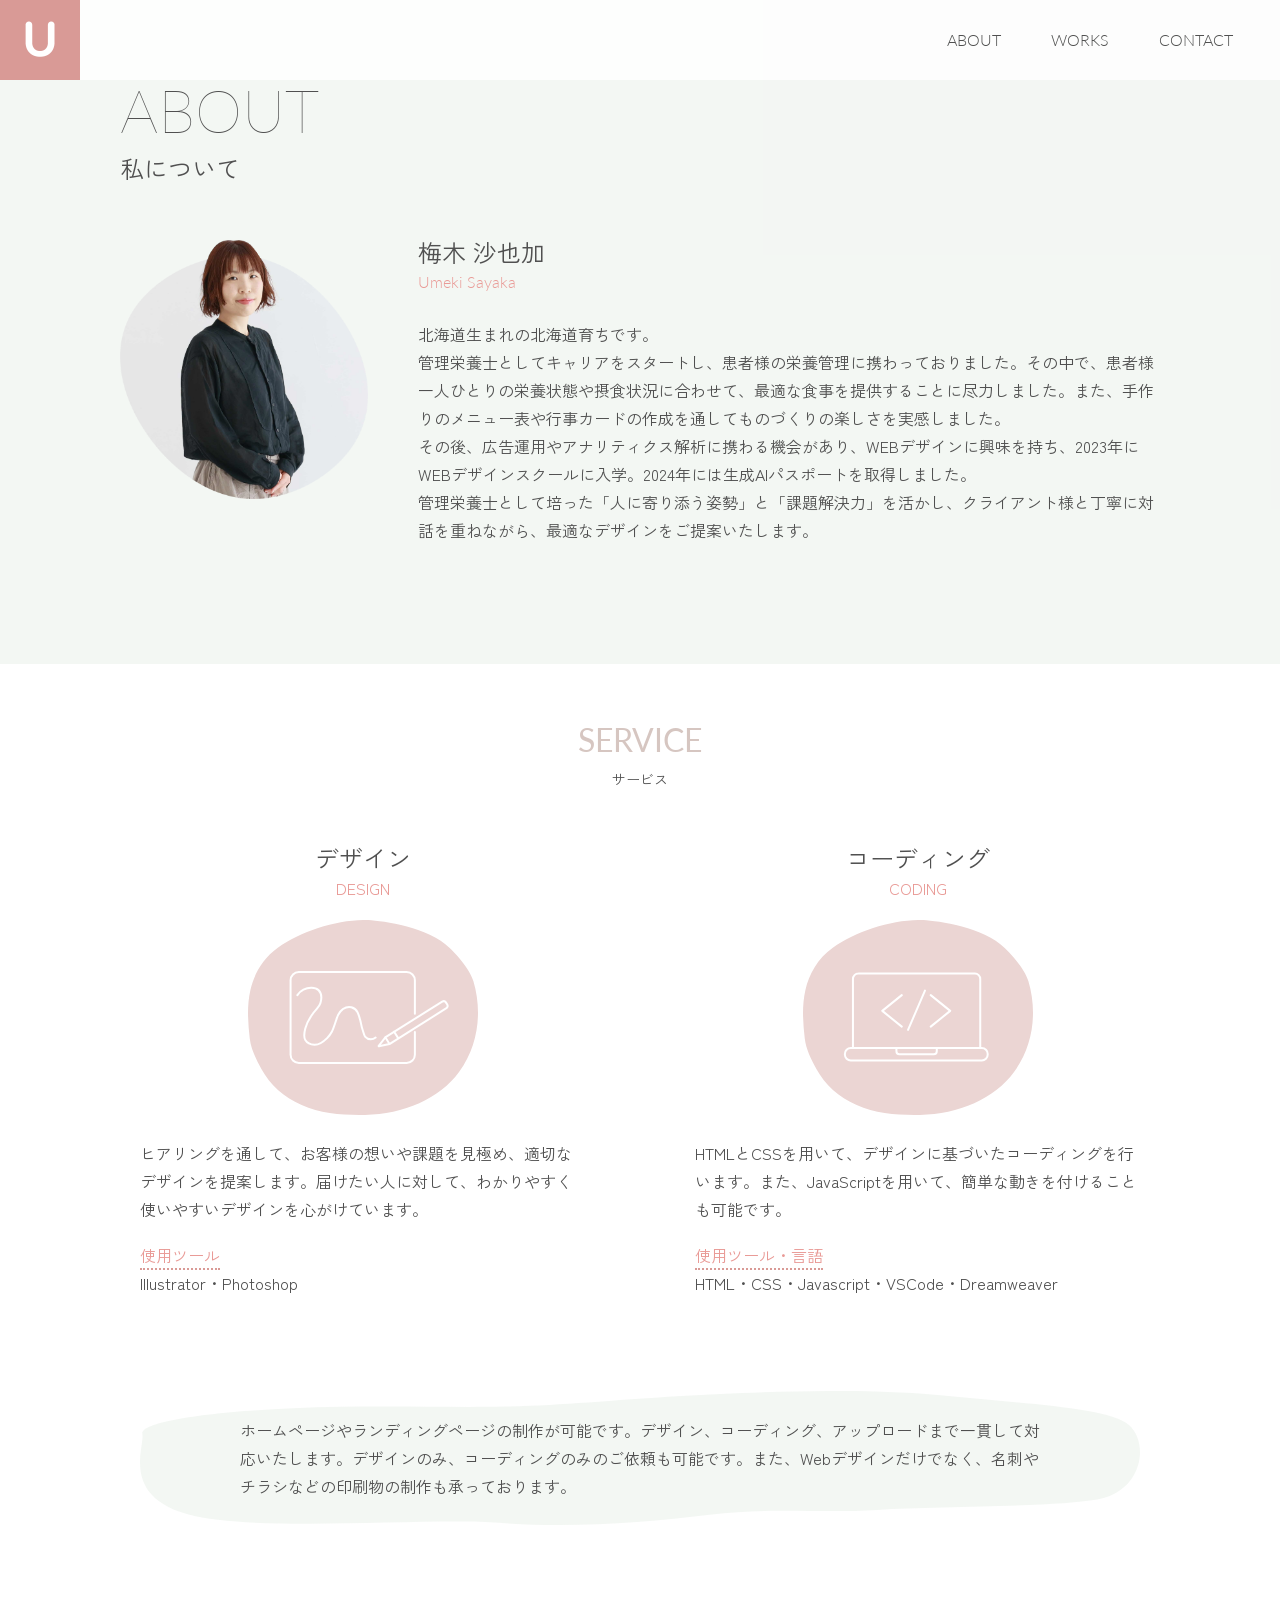
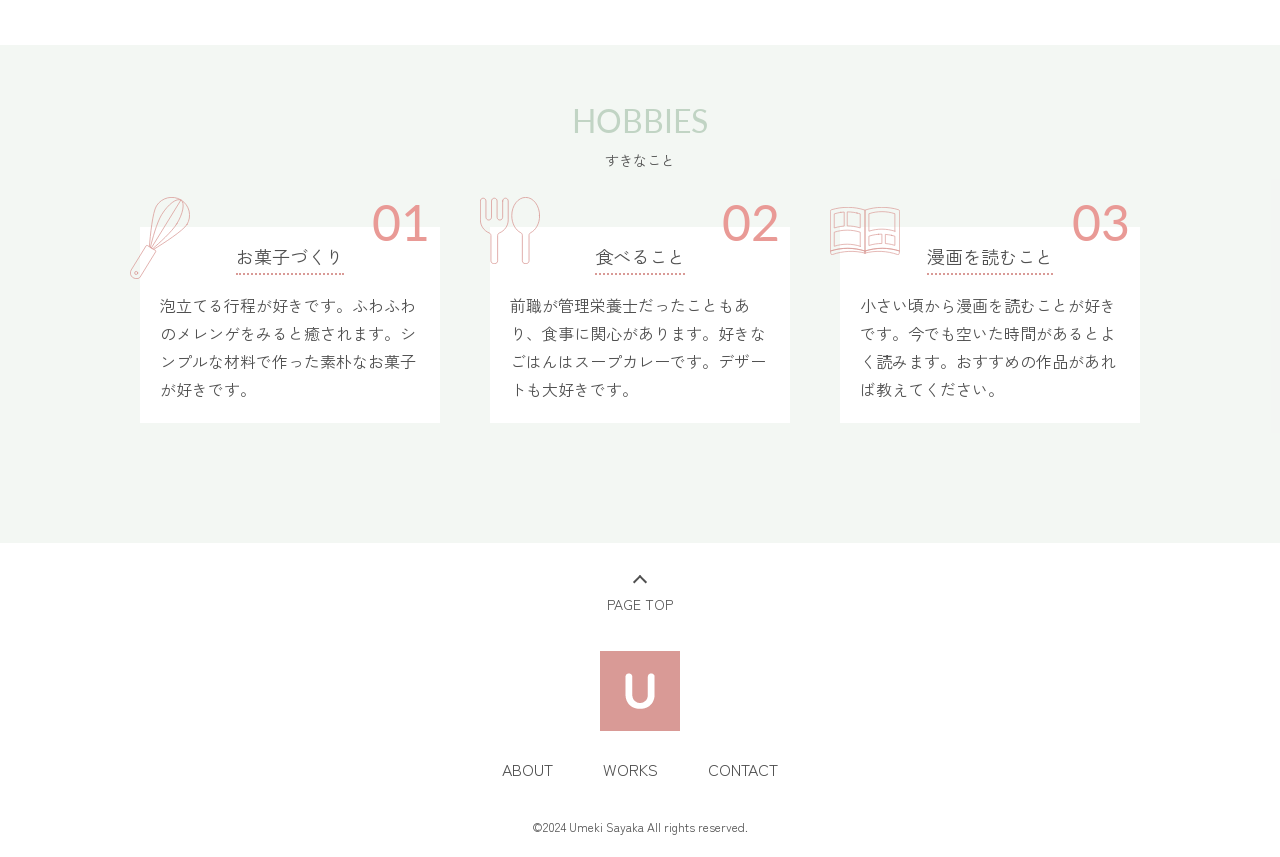
<file: about.html>
<!DOCTYPE html>
<html lang="ja">
<head>
  <meta charset="UTF-8">
  <meta name="viewport" content="width=device-width, initial-scale=1.0">
  <title>Umeki Sayaka portfolio</title>
  <link rel="stylesheet" href="assets/css/reset.css">
  <link rel="stylesheet" href="assets/css/common.css">
  <link rel="stylesheet" href="assets/css/about.css">
  <link rel="preconnect" href="https://fonts.googleapis.com">
  <link rel="preconnect" href="https://fonts.gstatic.com" crossorigin>
  <link href="https://fonts.googleapis.com/css2?family=Lato:wght@100;300;400&family=Zen+Kaku+Gothic+New:wght@300;400&display=swap" rel="stylesheet">
</head>
<body>
<!-- header -->
<header id="header" class="header">
  <div class="header-contents">
    <h1>
      <a href="./index.html">
        <img src="assets/images/common/logo.png" alt="U">
      </a>
    </h1>
    <nav class="header-nav">
      <ul>
        <li><a href="./about.html">ABOUT</a></li>
        <li><a href="./works.html">WORKS</a></li>
        <li><a href="./index.html#Contact">CONTACT</a></li>
      </ul>
    </nav>
  </div>
<!-- sp版 -->
  <div class="hamburger">
    <span></span>
  </div>
  <nav class="header-nav-sp">
    <ul>
      <li><a href="./index.html">TOP</a></li>
      <li><a href="./about.html">ABOUT</a></li>
      <li><a href="./works.html">WORKS</a></li>
      <li><a href="./index.html#Contact">CONTACT</a></li>
    </ul>
  </nav>
</header>

<main>
<!-- about -->
  <section class="section-about">
    <div class="section-about_h2">
      <h2 class="headline">ABOUT</h2>
      <p class="headline2">私について</p>
    </div>
    <div class="profile-container">
      <div class="profile_photo">
        <img src="assets/images/about/myface.png" alt="顔写真">
      </div>
      <div class="profile-text">
        <h3 class="profile-text_name1">梅木 沙也加</h3>
        <p class="profile-text_name2">Umeki Sayaka</p>
        <p class="profile-text_sentence">北海道生まれの北海道育ちです。<br>
          管理栄養士としてキャリアをスタートし、患者様の栄養管理に携わっておりました。その中で、患者様一人ひとりの栄養状態や摂食状況に合わせて、最適な食事を提供することに尽力しました。また、手作りのメニュー表や行事カードの作成を通してものづくりの楽しさを実感しました。<br>
          その後、広告運用やアナリティクス解析に携わる機会があり、WEBデザインに興味を持ち、2023年にWEBデザインスクールに入学。2024年には生成AIパスポートを取得しました。<br>
          管理栄養士として培った「人に寄り添う姿勢」と「課題解決力」を活かし、クライアント様と丁寧に対話を重ねながら、最適なデザインをご提案いたします。</p>
      </div>
    </div>
  </section>

<!-- service -->
  <section class="section-service">
    <h2 class="section_title">SERVICE</h2>
    <p class="section_subtitle">サービス</p>
    <ul class="skill">
      <li class="skill_list">
        <h3 class="skill_title">デザイン</h3>
        <p class="skill_subtitle">DESIGN</p>
        <img class="skill-img" src="assets/images/about/design.svg" alt="ペンとタブレット">
        <p class="skill-text">ヒアリングを通して、お客様の想いや課題を見極め、適切なデザインを提案します。届けたい人に対して、わかりやすく使いやすいデザインを心がけています。</p>
        <div class="skill-tool">
          <h4 class="skill-tool_heaading">使用ツール</h4>
          <p>Illustrator・Photoshop</p>
        </div>
      </li>
      <li class="skill_list">
        <h3 class="skill_title">コーディング</h3>
        <p class="skill_subtitle">CODING</p>
        <img class="skill-img" src="assets/images/about/coding.svg" alt="コーディング">
        <p class="skill-text">HTMLとCSSを用いて、デザインに基づいたコーディングを行います。また、JavaScriptを用いて、簡単な動きを付けることも可能です。</p>
        <div class="skill-tool">
          <h4  class="skill-tool_heaading">使用ツール・言語</h4>
          <p>HTML・CSS・Javascript・VSCode・Dreamweaver</p>
        </div>
      </li>
    </ul>
    <div class="skill_explanation">
      <p>ホームページやランディングページの制作が可能です。デザイン、コーディング、アップロードまで一貫して対応いたします。デザインのみ、コーディングのみのご依頼も可能です。また、Webデザインだけでなく、名刺やチラシなどの印刷物の制作も承っております。</p>
    </div>
  </section>
  
<!-- hobbies -->
  <section class="section-hobbies">
    <h2 class="section_title_2">HOBBIES</h2>
    <p class="section_subtitle">すきなこと</p>
    <ul class="section-hobbies_hobby">
      <li>
        <div class="section-hobbies_pictuire"><img src="assets/images/about/whisk.svg" alt="泡立て器"></div>
        <span class="section-hobbies_number">01</span>
        <h3>お菓子づくり</h3>
        <p>泡立てる行程が好きです。ふわふわのメレンゲをみると癒されます。シンプルな材料で作った素朴なお菓子が好きです。</p>
      </li>
      <li>
        <div class="section-hobbies_pictuire"><img src="assets/images/about/cutlery.svg" alt="スプーンとフォーク"></div>
        <span class="section-hobbies_number">02</span>
        <h3>食べること</h3>
        <p>前職が管理栄養士だったこともあり、食事に関心があります。好きなごはんはスープカレーです。デザートも大好きです。</p>
      </li>
      <li>
        <div class="section-hobbies_pictuire_3"><img src="assets/images/about/book.svg" alt="漫画"></div>
        <span class="section-hobbies_number">03</span>
        <h3>漫画を読むこと</h3>
        <p>小さい頃から漫画を読むことが好きです。今でも空いた時間があるとよく読みます。おすすめの作品があれば教えてください。</p>
      </li>
    </ul>
  </section>
</main>

  <!-- ページトップボタン -->
  <a href="./about.html">
    <div class="page-top">PAGE TOP</div>
  </a>

  <!-- footer -->
  <footer class="footer">
    <div class="footer-contents">
      <div class="footer-logo">
        <a href="./index.html#header"><img src="assets/images/common/logo_footer.png" alt="U"></a>
      </div>
      <nav>
        <ul>
          <li><a href="./about.html">ABOUT</a></li>
          <li><a href="./works.html">WORKS</a></li>
          <li><a href="./index.html#Contact">CONTACT</a></li>
        </ul>
      </nav>
      <small class="copyright">©2024 Umeki Sayaka All rights reserved.</small>
    </div>
  </footer>

  <script src="https://code.jquery.com/jquery-3.7.1.min.js" integrity="sha256-/JqT3SQfawRcv/BIHPThkBvs0OEvtFFmqPF/lYI/Cxo=" crossorigin="anonymous"></script>
  <script src="assets/js/main.js"></script>
</body>

</html>
</file>
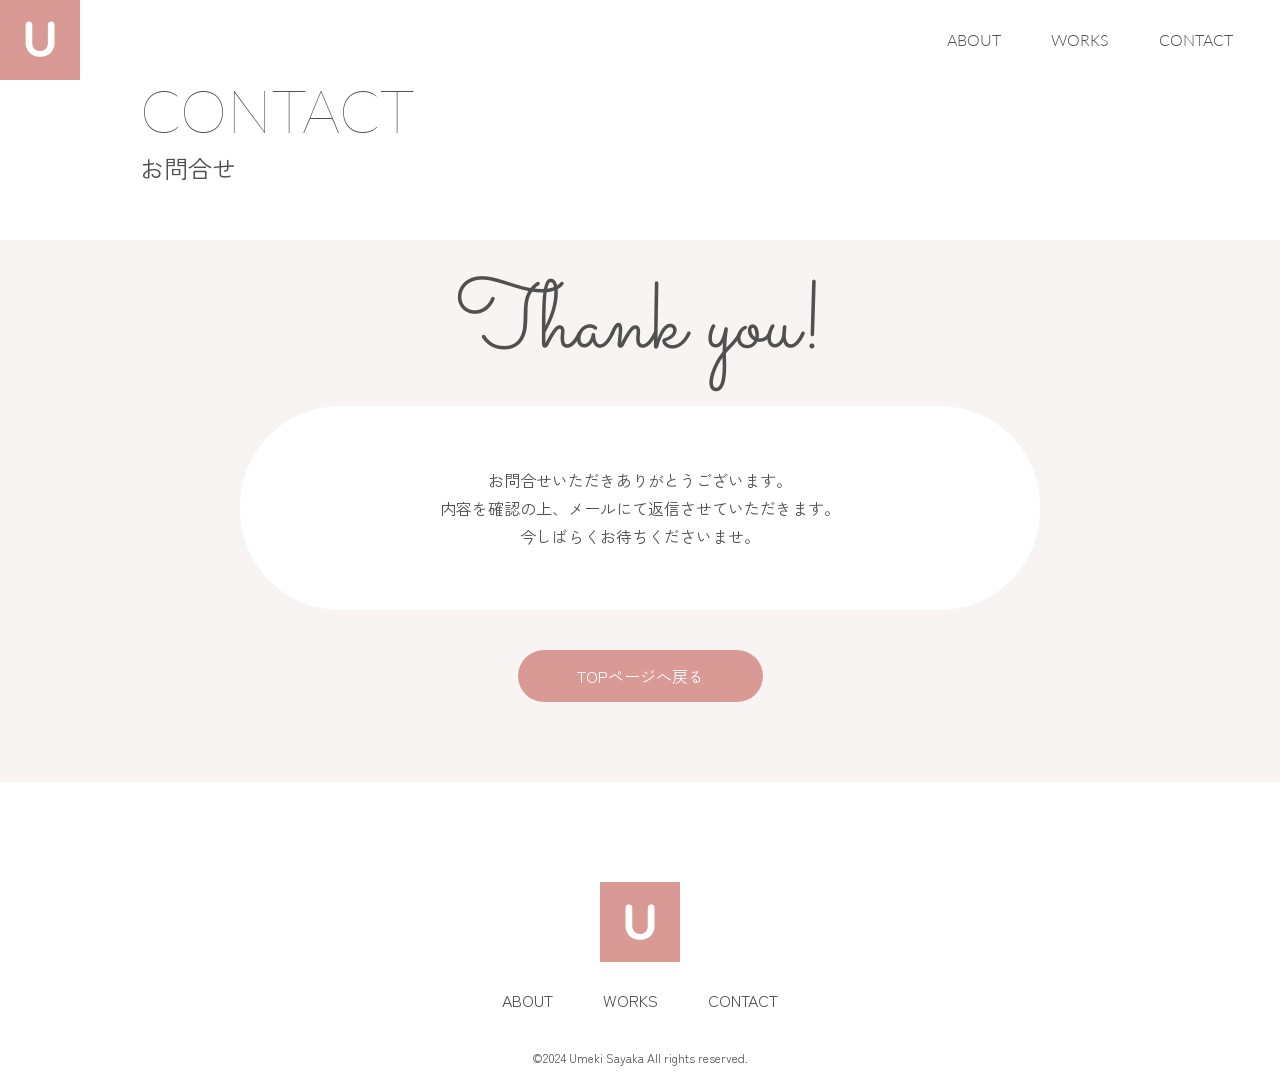
<file: thanks.html>
<!DOCTYPE html>
<html lang="ja">
<head>
  <meta charset="UTF-8">
  <meta name="viewport" content="width=device-width, initial-scale=1.0">
  <title>Umeki Sayaka portfolio</title>
  <link rel="stylesheet" href="assets/css/reset.css">
  <link rel="stylesheet" href="assets/css/common.css">
  <link rel="stylesheet" href="assets/css/thanks.css">
  <link rel="preconnect" href="https://fonts.googleapis.com">
  <link rel="preconnect" href="https://fonts.gstatic.com" crossorigin>
  <link href="https://fonts.googleapis.com/css2?family=Lato:wght@100;300;400&family=Zen+Kaku+Gothic+New:wght@300;400&display=swap" rel="stylesheet">
  <link href="https://fonts.googleapis.com/css2?family=Sacramento&display=swap&text=Thankyou!" rel="stylesheet">
</head>
<body>
<!-- header -->
<header id="header" class="header">
  <div class="header-contents">
    <h1>
      <a href="./index.html">
        <img src="assets/images/common/logo.png" alt="U">
      </a>
    </h1>
    <nav class="header-nav">
      <ul>
        <li><a href="./about.html">ABOUT</a></li>
        <li><a href="./works.html">WORKS</a></li>
        <li><a href="./index.html#Contact">CONTACT</a></li>
      </ul>
    </nav>
  </div>
<!-- sp版 -->
  <div class="hamburger">
    <span></span>
  </div>
  <nav class="header-nav-sp">
    <ul>
      <li><a href="./index.html">TOP</a></li>
      <li><a href="./about.html">ABOUT</a></li>
      <li><a href="./works.html">WORKS</a></li>
      <li><a href="./index.html#Contact">CONTACT</a></li>
    </ul>
  </nav>
</header>

<main>
  <section class="section-contact">
    <h2 class="headline">CONTACT</h2>
    <p class="headline2">お問合せ</p>
  </section>
  <section class="thanks">
    <h2>Thank you!</h2>
    <div class="thanks-container">
      <p>お問合せいただきありがとうございます。<br>
        内容を確認の上、メールにて返信させていただきます。<br>
        今しばらくお待ちくださいませ。
      </p>
    </div>
    <a href="index.html">
      <div class="button">
        <p>TOPページへ戻る</p>
      </div>
    </a>

  </section>
</main>
  <!-- footer -->
  <footer class="footer">
    <div class="footer-contents">
      <div class="footer-logo">
        <a href="index.html"><img src="assets/images/common/logo_footer.png" alt="U"></a>
      </div>
      <nav>
        <ul>
          <li><a href="./about.html">ABOUT</a></li>
          <li><a href="./works.html">WORKS</a></li>
          <li><a href="./index.html#Contact">CONTACT</a></li>
        </ul>
      </nav>
      <small class="copyright">©2024 Umeki Sayaka All rights reserved.</small>
    </div>
  </footer>

  <script src="https://code.jquery.com/jquery-3.7.1.min.js" integrity="sha256-/JqT3SQfawRcv/BIHPThkBvs0OEvtFFmqPF/lYI/Cxo=" crossorigin="anonymous"></script>
  <script src="assets/js/main.js"></script>

</body>
</html>
</file>
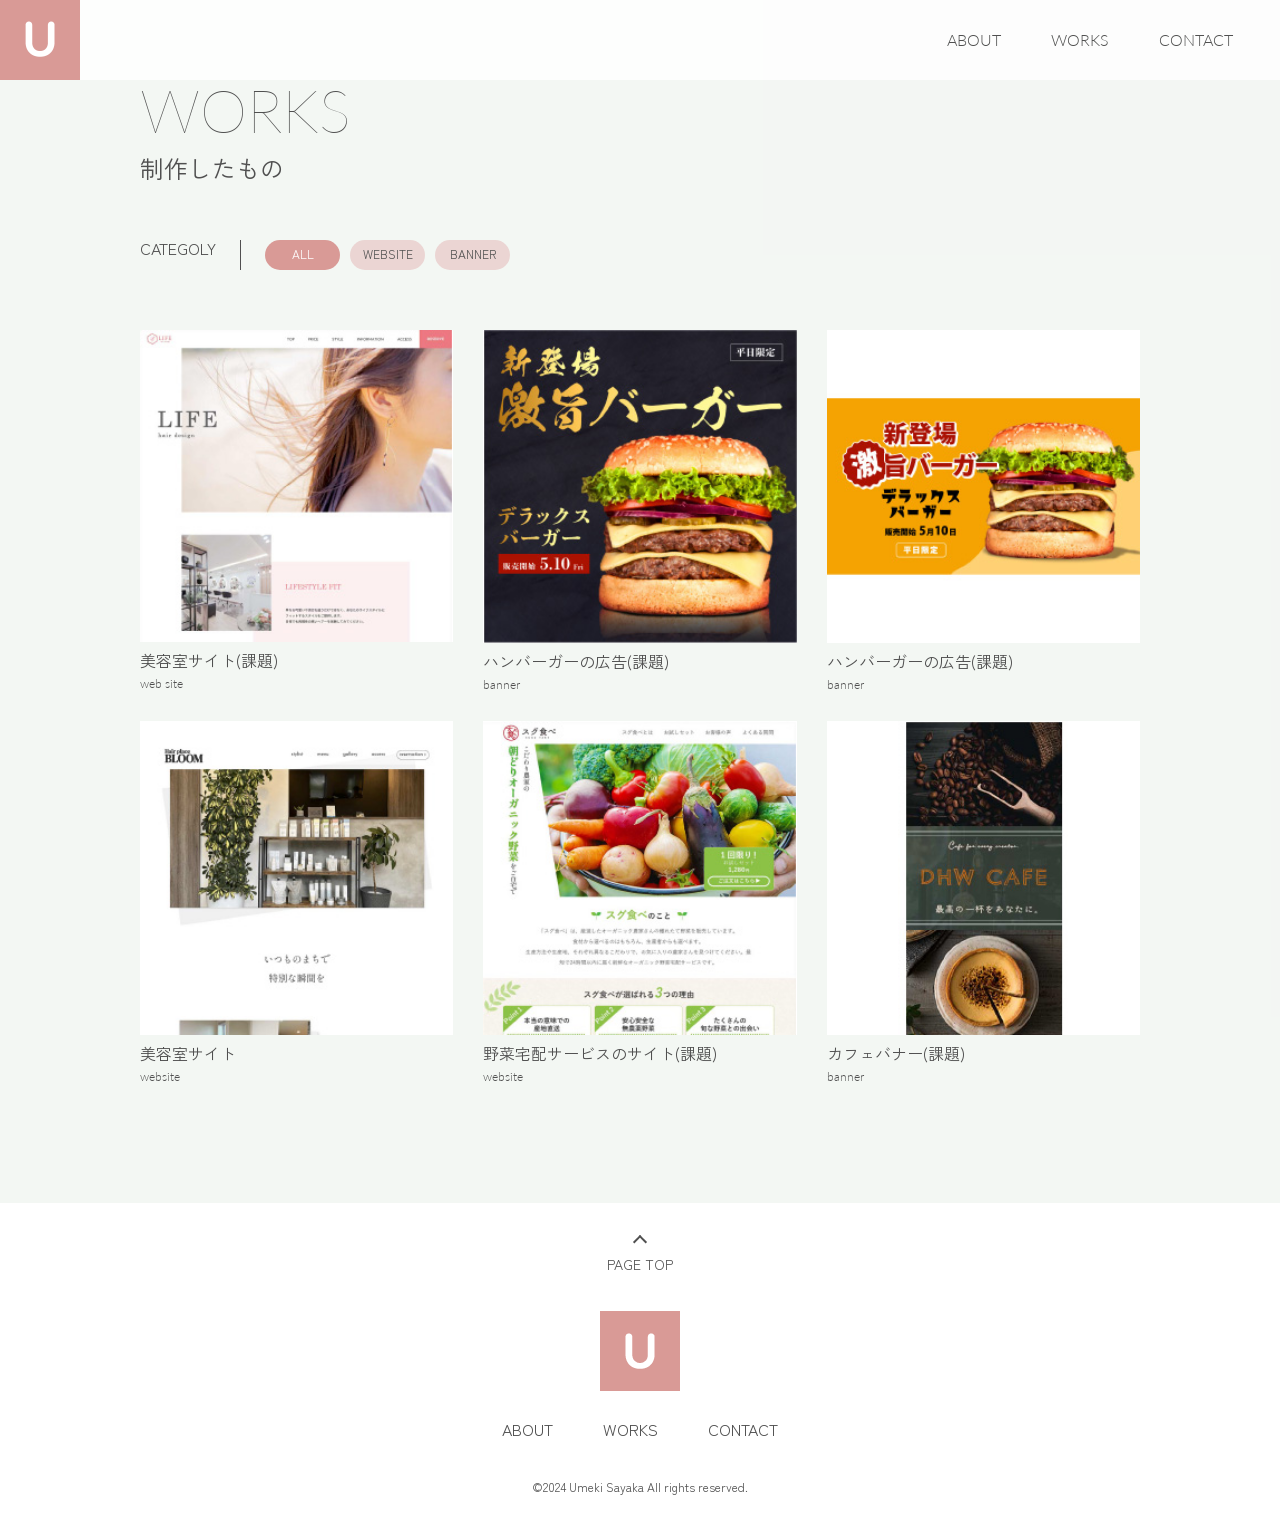
<file: works.html>
<!DOCTYPE html>
<html lang="ja">
<head>
  <meta charset="UTF-8">
  <meta name="viewport" content="width=device-width, initial-scale=1.0">
  <title>Umeki Sayaka portfolio</title>
  <link rel="stylesheet" href="assets/css/reset.css">
  <link rel="stylesheet" href="assets/css/common.css">
  <link rel="stylesheet" href="assets/css/works.css">
  <link rel="preconnect" href="https://fonts.googleapis.com">
  <link rel="preconnect" href="https://fonts.gstatic.com" crossorigin>
  <link href="https://fonts.googleapis.com/css2?family=Lato:wght@100;300;400&family=Zen+Kaku+Gothic+New:wght@300;400&display=swap" rel="stylesheet">
</head>
<body>
<!-- header -->
<header id="header" class="header">
  <div class="header-contents">
    <h1>
      <a href="./index.html">
        <img src="assets/images/common/logo.png" alt="U">
      </a>
    </h1>
    <nav class="header-nav">
      <ul>
        <li><a href="./about.html">ABOUT</a></li>
        <li><a href="./works.html">WORKS</a></li>
        <li><a href="./index.html#Contact">CONTACT</a></li>
      </ul>
    </nav>
  </div>
<!-- sp版 -->
  <div class="hamburger">
    <span></span>
  </div>
  <nav class="header-nav-sp">
    <ul>
      <li><a href="./index.html">TOP</a></li>
      <li><a href="./about.html">ABOUT</a></li>
      <li><a href="./works.html">WORKS</a></li>
      <li><a href="./index.html#Contact">CONTACT</a></li>
    </ul>
  </nav>
</header>

<main>
  <section class="section-works">
    <h2 class="headline">WORKS</h2>
    <p class="headline2">制作したもの</p>
    <div class="categoly">
      <p>CATEGOLY</p>
      <ul class="categoly_list">
        <li class="active">ALL</li>
        <li>WEBSITE</li>
        <li>BANNER</li>
      </ul>
    </div>
    <ul class="section-works_list">
      <li class="website">
        <a href="works/works06.html">
          <img src="assets/images/works/works06.jpg" alt="美容室サイト">
          <h3>美容室サイト(課題)</h3>
          <p>web site</p>
        </a>
      </li>
      <li class="banner">
        <a href="works/works05.html">
          <img src="assets/images/works/works05.jpg" alt="ハンバーガーバナー">
          <h3>ハンバーガーの広告(課題)</h3>
          <p>banner</p>
        </a>
      </li>
      <li class="banner">
        <a href="works/works04.html">
          <img src="assets/images/works/works04.jpg" alt="ハンバーガーバナー">
          <h3>ハンバーガーの広告(課題)</h3>
          <p>banner</p>
        </a>
      </li>
      <li class="website">
        <a href="works/works03.html">
          <img src="assets/images/works/works03.jpg" alt="美容室サイト">
          <h3>美容室サイト</h3>
          <p>website</p>
        </a>
      </li>
      <li class="website">
        <a href="works/works02.html">
          <img src="assets/images/works/works02.jpg" alt="野菜宅配サービスサイト">
          <h3>野菜宅配サービスのサイト(課題)</h3>
          <p>website</p>
        </a>
      </li>
      <li class="banner">
        <a href="works/works01.html">
          <img src="assets/images/works/works01.jpg" alt="カフェバナー">
          <h3>カフェバナー(課題)</h3>
          <p>banner</p>
        </a>
      </li>
    </ul>
  </section>
</main>

  <!-- ページトップボタン -->
  <a href="./works.html">
    <div class="page-top">PAGE TOP</div>
  </a>

<!-- footer -->
<footer class="footer">
  <div class="footer-contents">
    <div class="footer-logo">
      <a href="./index.html"><img src="assets/images/common/logo_footer.png" alt="U"></a>
    </div>
    <nav>
      <ul>
        <li><a href="./about.html">ABOUT</a></li>
        <li><a href="./works.html">WORKS</a></li>
        <li><a href="./index.html#Contact">CONTACT</a></li>
      </ul>
    </nav>
    <small class="copyright">©2024 Umeki Sayaka All rights reserved.</small>
  </div>
</footer>

  <script src="https://code.jquery.com/jquery-3.7.1.min.js" integrity="sha256-/JqT3SQfawRcv/BIHPThkBvs0OEvtFFmqPF/lYI/Cxo=" crossorigin="anonymous"></script>
  <script src="assets/js/main.js"></script>
  <script src="assets/js/works.js"></script>
</body>
</html>
</file>
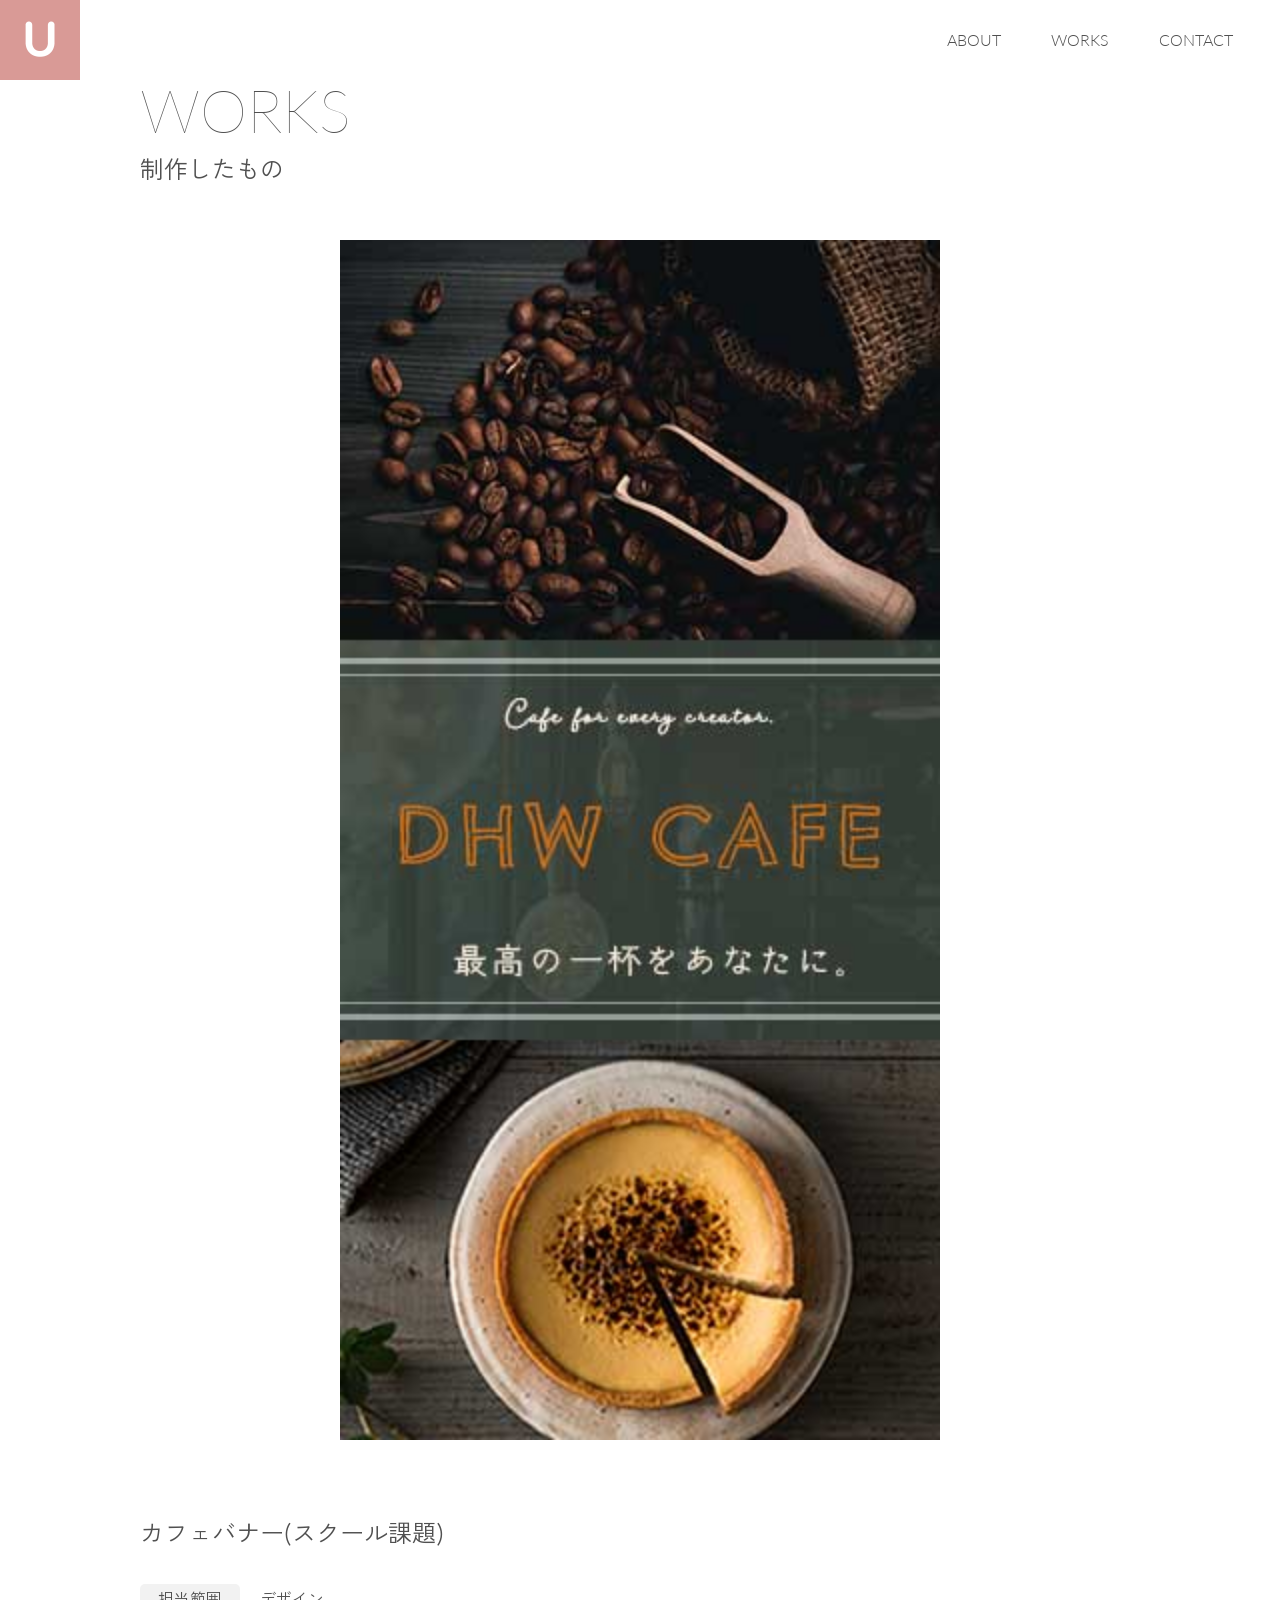
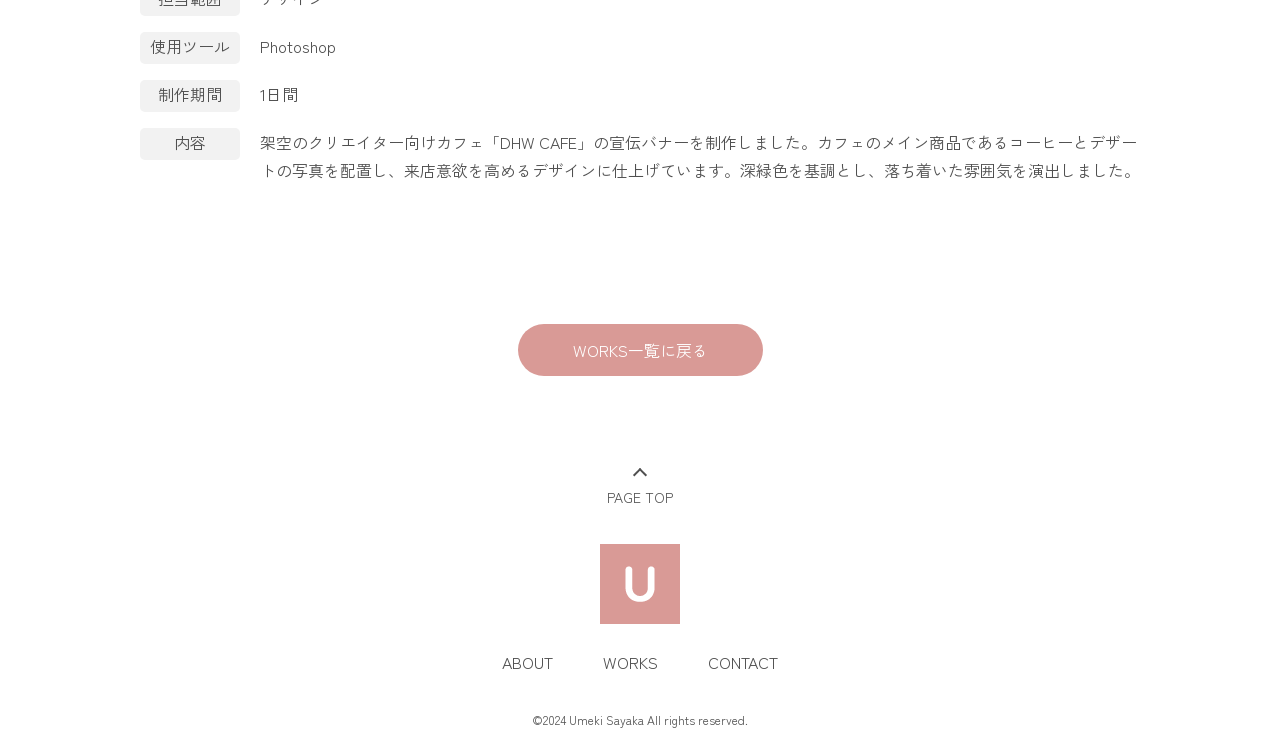
<file: works/works01.html>
<!DOCTYPE html>
<html lang="ja">
<head>
  <meta charset="UTF-8">
  <meta name="viewport" content="width=device-width, initial-scale=1.0">
  <title>Umeki Sayaka portfolio</title>
  <link rel="stylesheet" href="../assets/css/reset.css">
  <link rel="stylesheet" href="../assets/css/common.css">
  <link rel="stylesheet" href="../assets/css/works.css">
  <link rel="preconnect" href="https://fonts.googleapis.com">
  <link rel="preconnect" href="https://fonts.gstatic.com" crossorigin>
  <link href="https://fonts.googleapis.com/css2?family=Lato:wght@100;300;400&family=Zen+Kaku+Gothic+New:wght@300;400&display=swap" rel="stylesheet">
</head>
<body>
<!-- header -->
<header id="header" class="header">
  <div class="header-contents">
    <h1>
      <a href="../index.html">
        <img src="../assets/images/common/logo.png" alt="U">
      </a>
    </h1>
    <nav class="header-nav">
      <ul>
        <li><a href="../about.html">ABOUT</a></li>
        <li><a href="../works.html">WORKS</a></li>
        <li><a href="../index.html#Contact">CONTACT</a></li>
      </ul>
    </nav>
  </div>
<!-- sp版 -->
  <div class="hamburger">
    <span></span>
  </div>
  <nav class="header-nav-sp">
    <ul>
      <li><a href="../index.html">TOP</a></li>
      <li><a href="../about.html">ABOUT</a></li>
      <li><a href="../works.html">WORKS</a></li>
      <li><a href="../index.html#Contact">CONTACT</a></li>
    </ul>
  </nav>
</header>

<main class="works-item">
  <section class="works-detail">
    <h2 class="headline">WORKS</h2>
    <p class="headline2">制作したもの</p>
    <div class="works-detail_img_banner">
      <img src="../assets/images/works/works01_01.jpg" alt="カフェバナー">
    </div>
  </section>
  <section class="works-info">
    <h3>カフェバナー(スクール課題)</h3>
    <dl>
      <dt>担当範囲</dt>
      <dd>デザイン</dd>
      <dt>使用ツール</dt>
      <dd>Photoshop</dd>
      <dt>制作期間</dt>
      <dd>1日間</dd>
      <div class="works-info_content">
        <dt>内容</dt>
        <dd>架空のクリエイター向けカフェ「DHW CAFE」の宣伝バナーを制作しました。カフェのメイン商品であるコーヒーとデザートの写真を配置し、来店意欲を高めるデザインに仕上げています。深緑色を基調とし、落ち着いた雰囲気を演出しました。</dd>
      </div>
      </a>
  </section>

  <a href="../works.html">
    <div class="back-button">
      <p>WORKS一覧に戻る</p>
    </div>

  <!-- ページトップボタン -->
  <div class="page-top">
    <a href="index.html">PAGE TOP</a>
  </div>
</main>


  <!-- footer -->
  <footer class="footer">
    <div class="footer-contents">
      <div class="footer-logo">
        <a href="../index.html"><img src="../assets/images/common/logo_footer.png" alt="U"></a>
      </div>
      <nav>
        <ul>
          <li><a href="../about.html">ABOUT</a></li>
          <li><a href="../works.html">WORKS</a></li>
          <li><a href="../index.html#Contact">CONTACT</a></li>
        </ul>
      </nav>
      <small class="copyright">©2024 Umeki Sayaka All rights reserved.</small>
    </div>
  </footer>

  <script src="https://code.jquery.com/jquery-3.7.1.min.js" integrity="sha256-/JqT3SQfawRcv/BIHPThkBvs0OEvtFFmqPF/lYI/Cxo=" crossorigin="anonymous"></script>
  <script src="../assets/js/main.js"></script>
  <script src="../assets/js/works.js"></script>
</body>
</html>
</file>
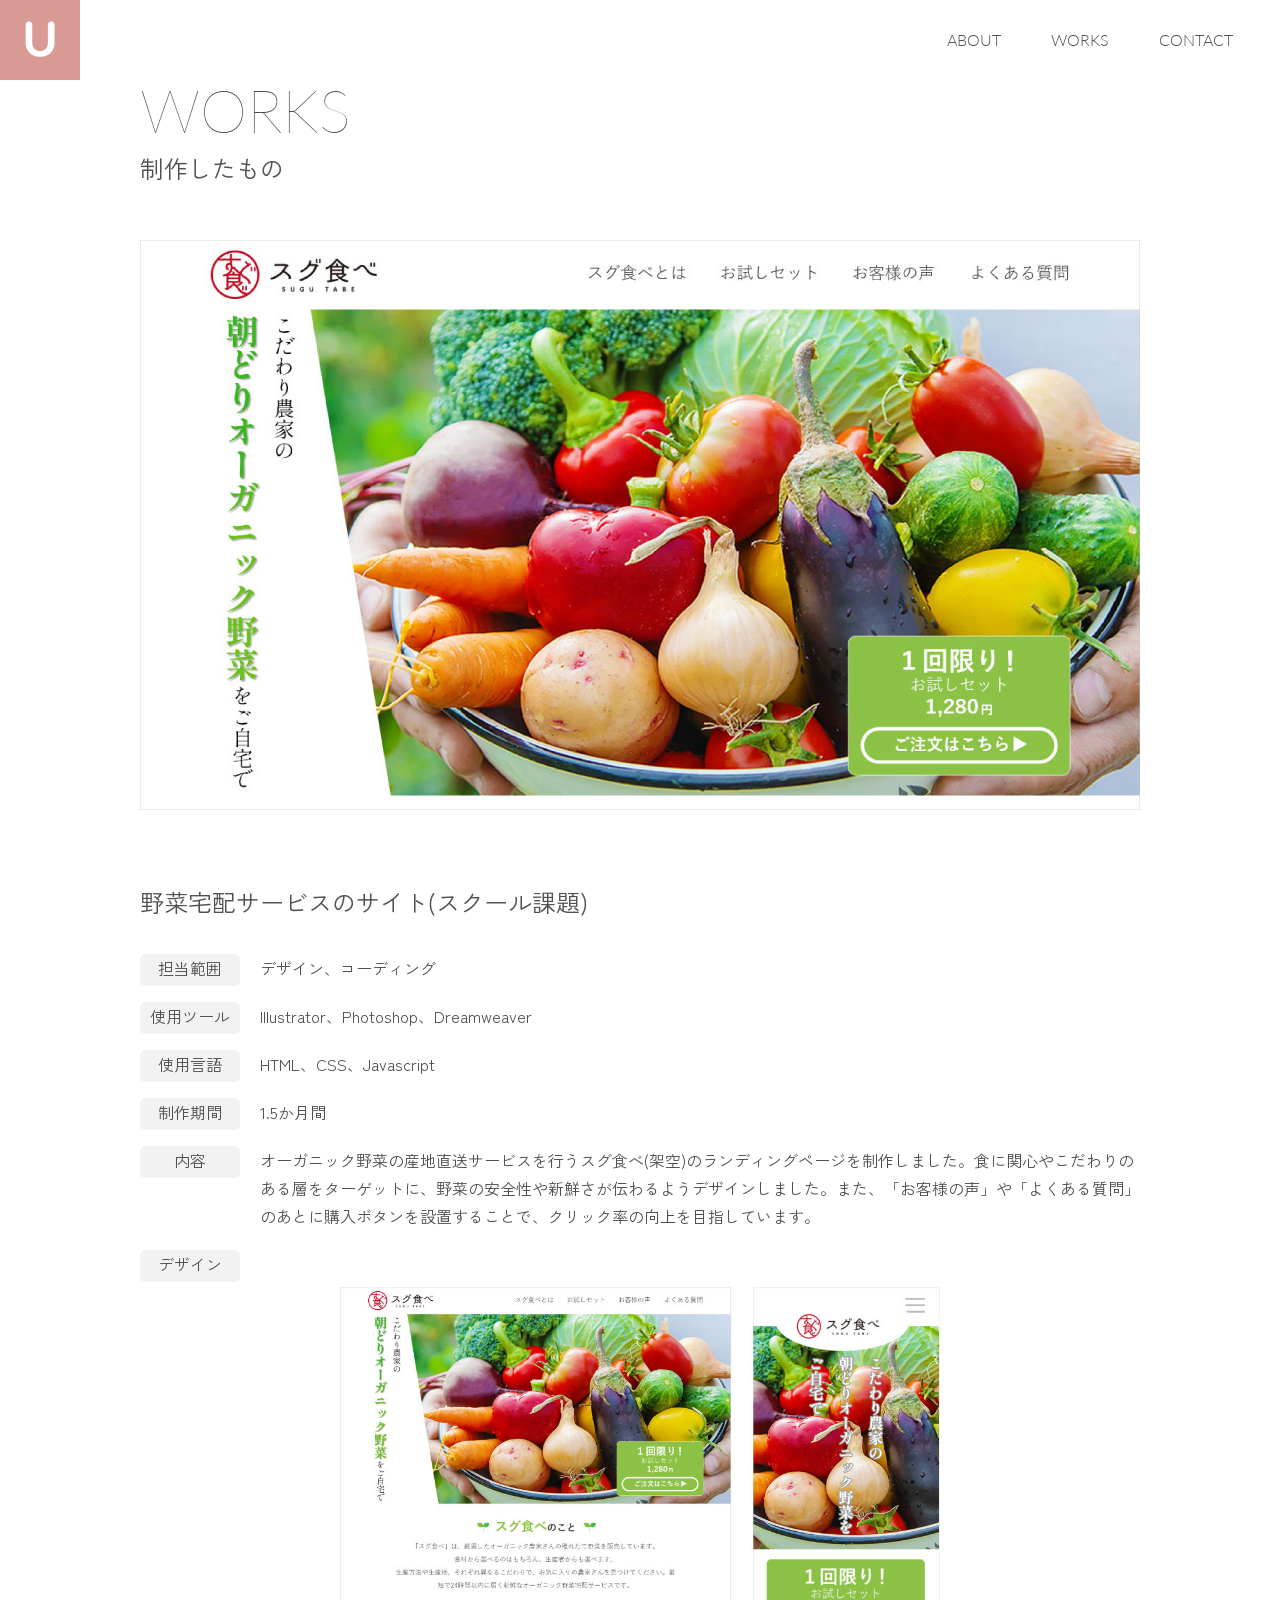
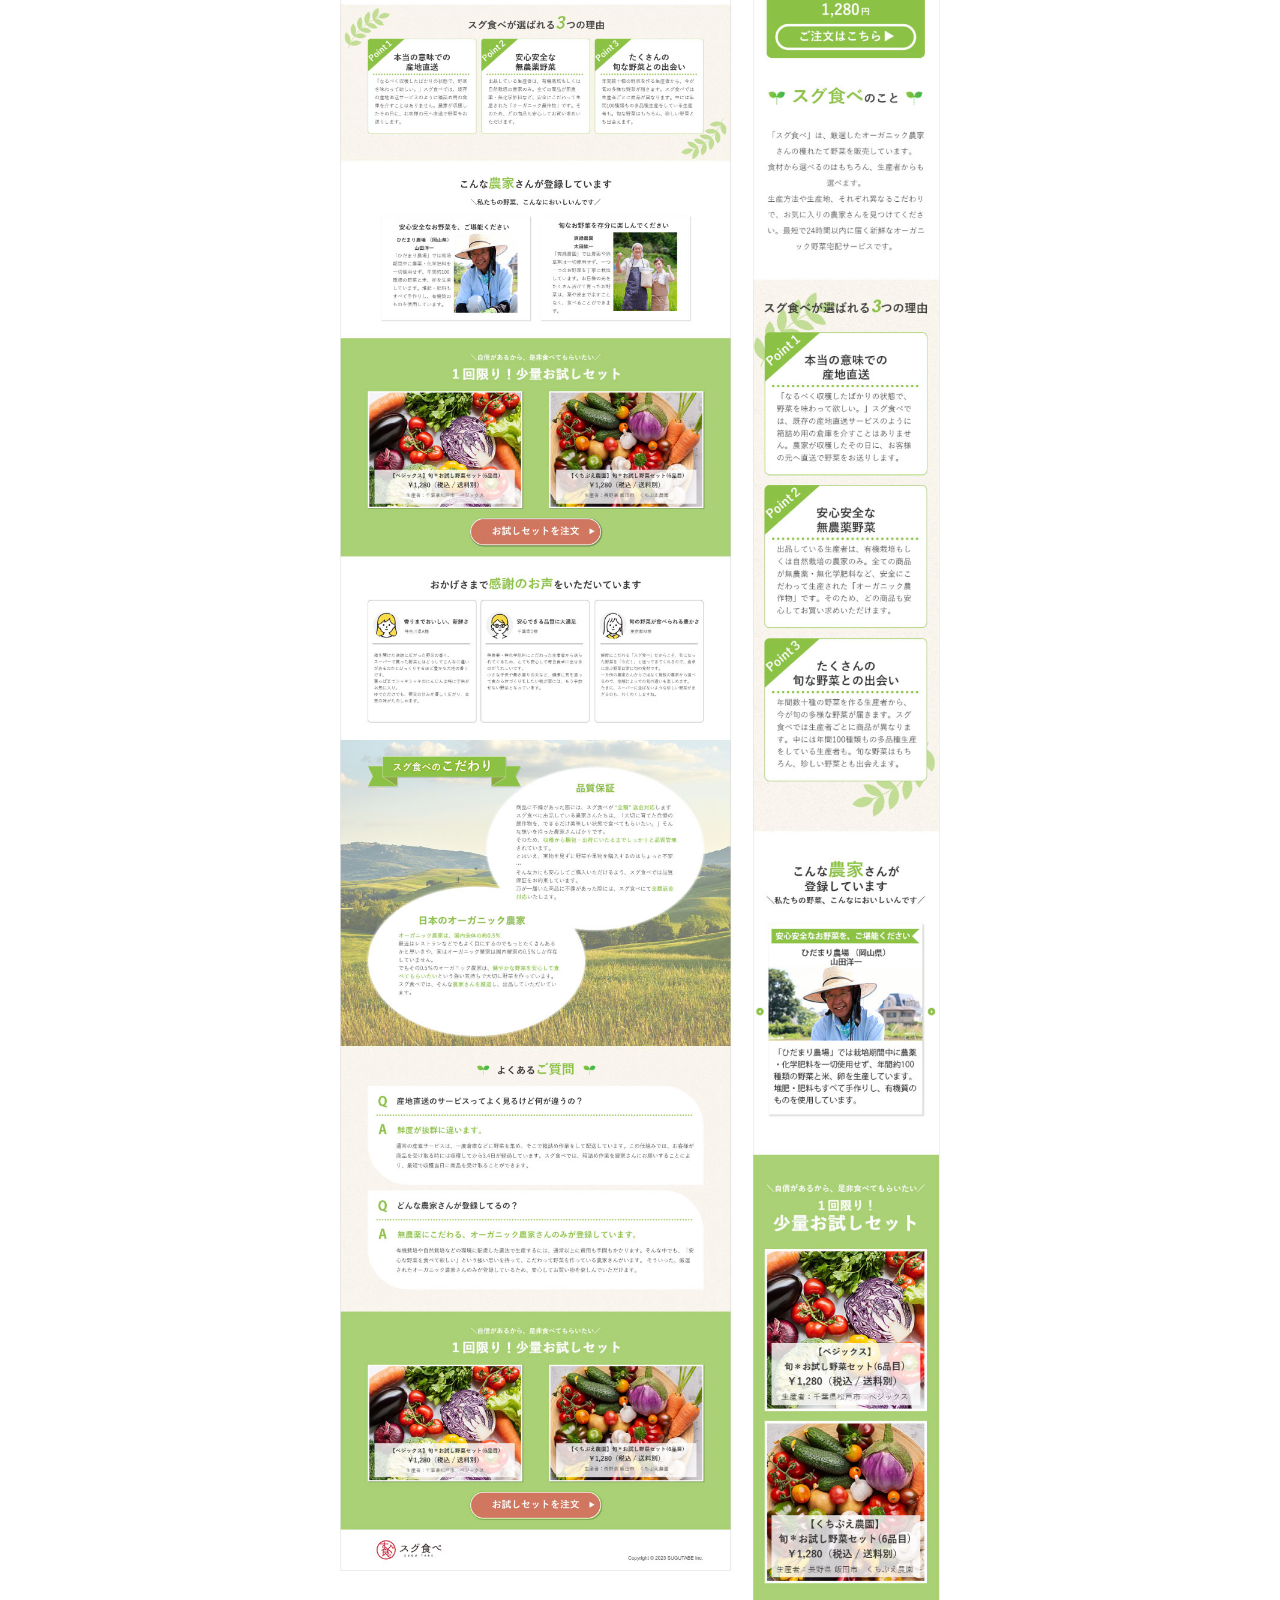
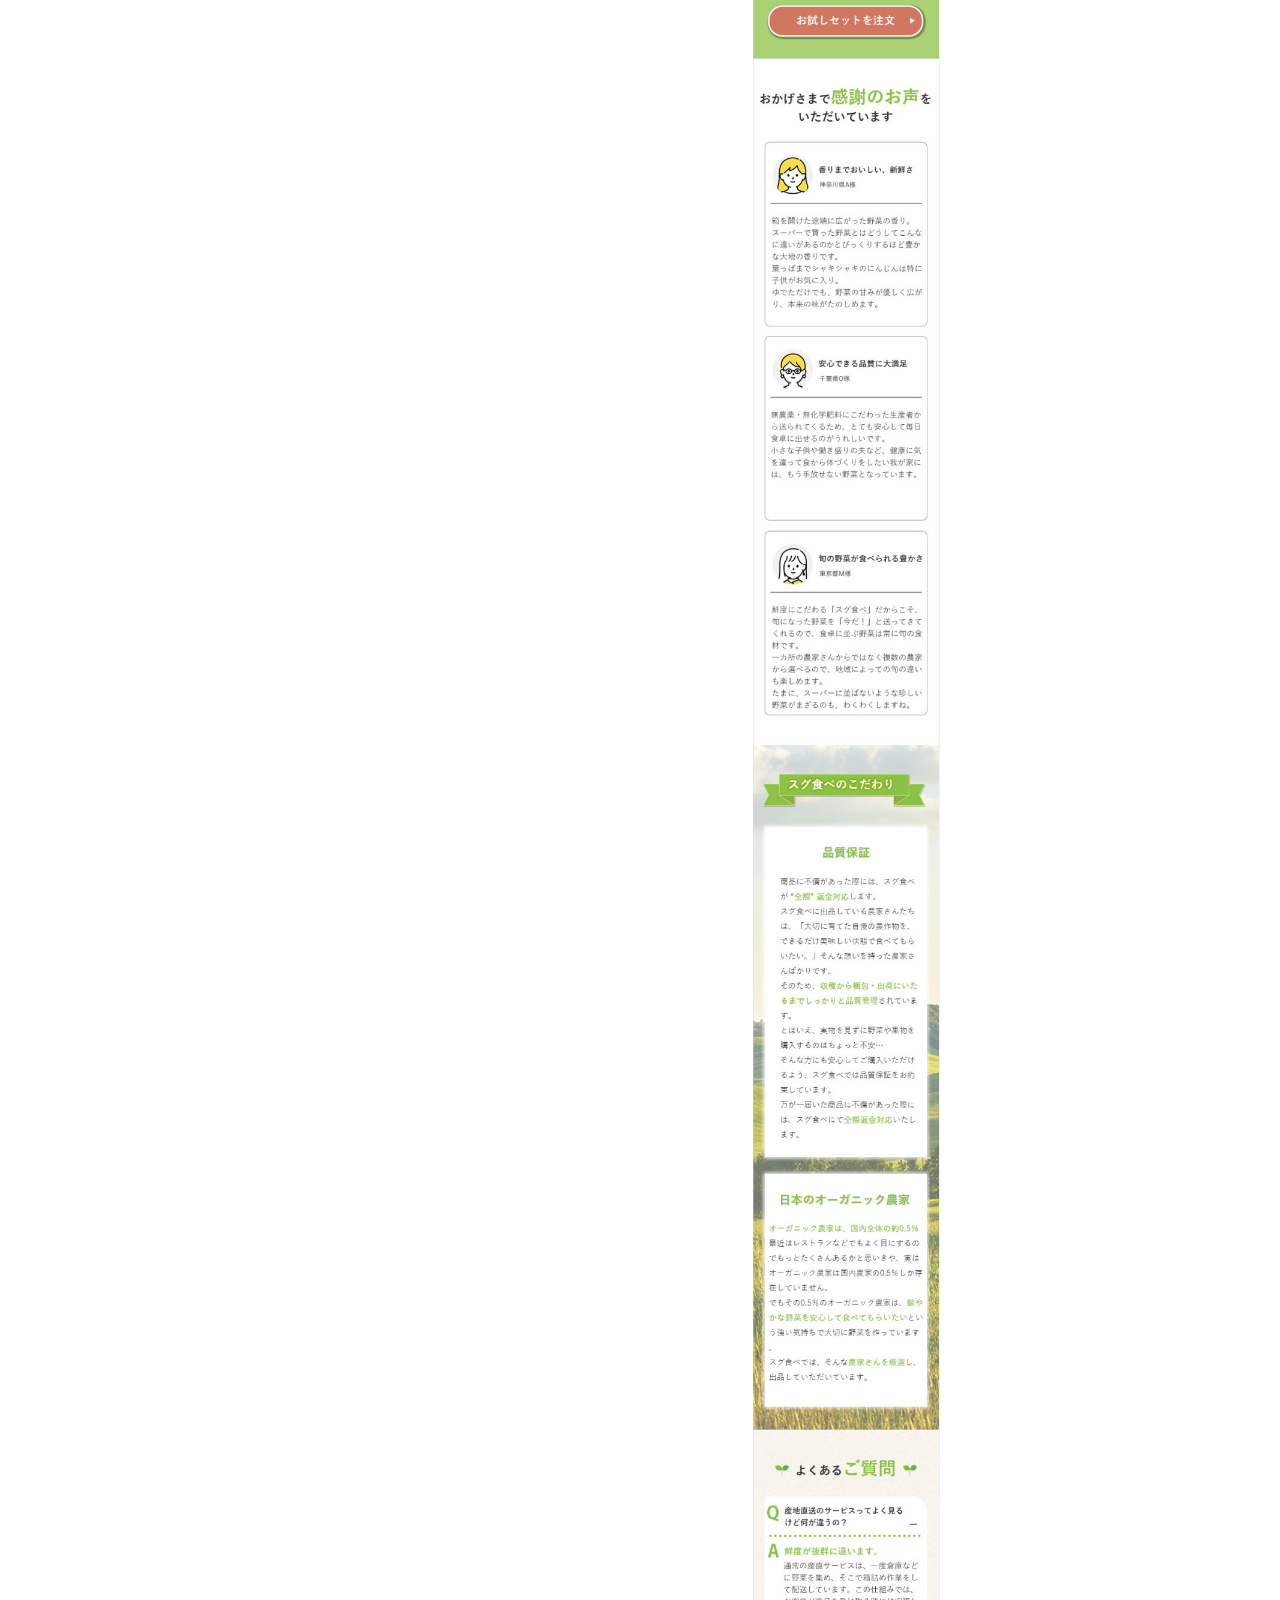
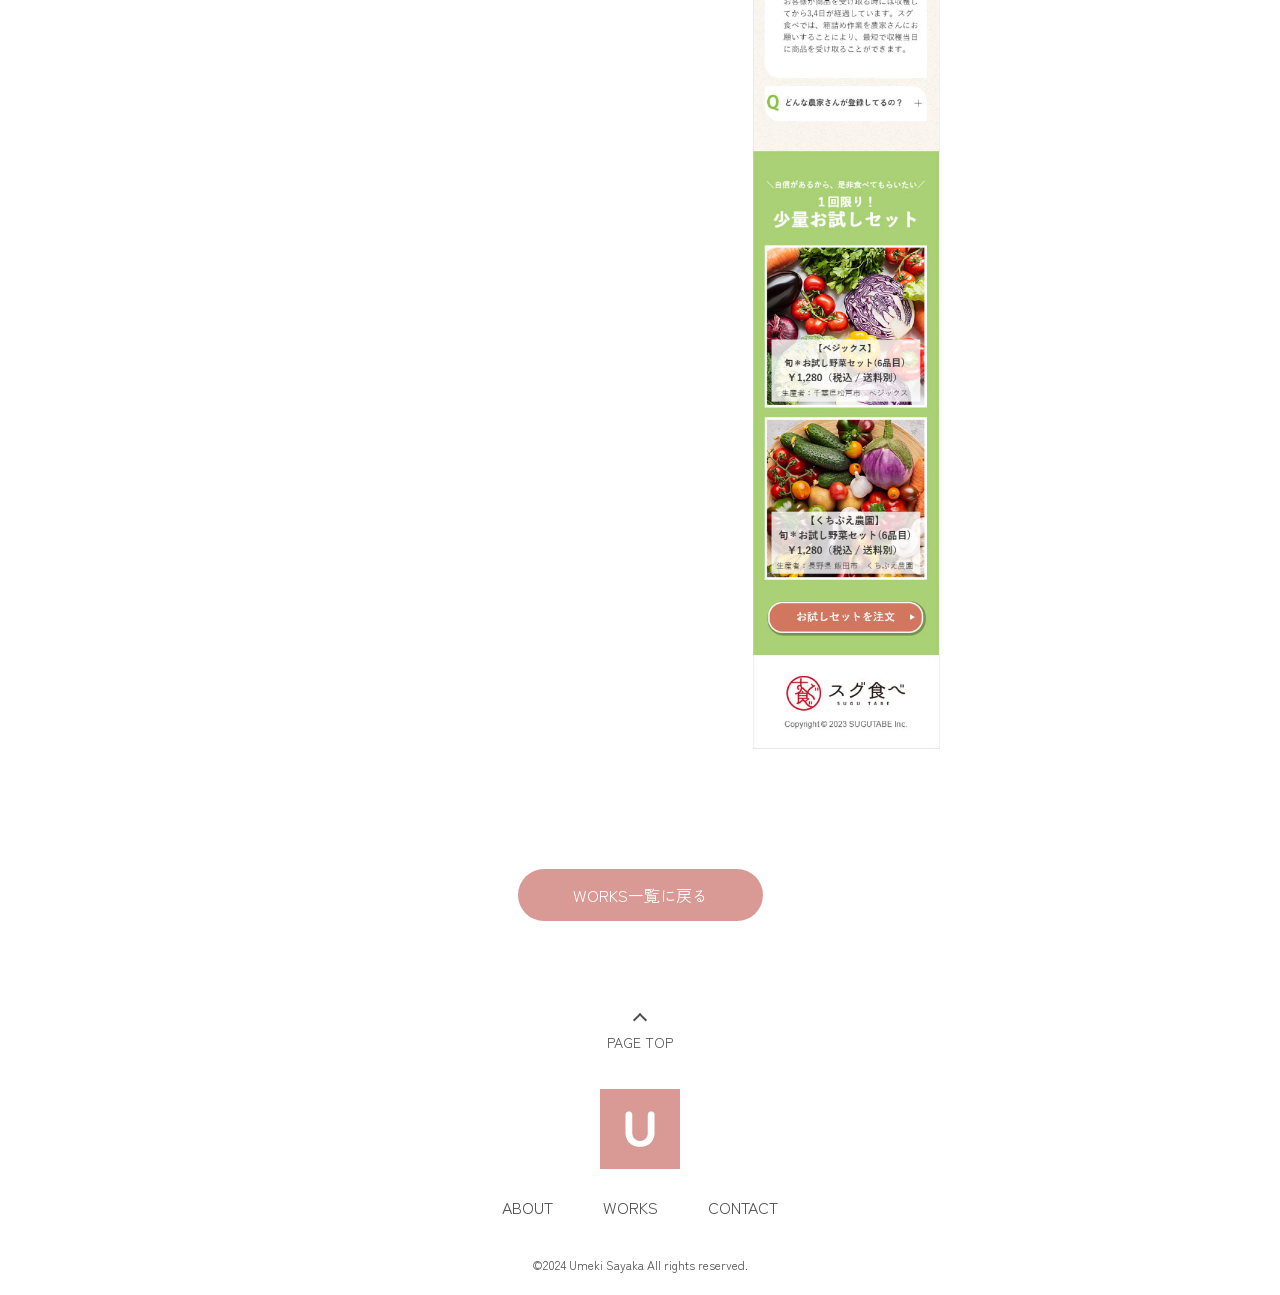
<file: works/works02.html>
<!DOCTYPE html>
<html lang="ja">
<head>
  <meta charset="UTF-8">
  <meta name="viewport" content="width=device-width, initial-scale=1.0">
  <title>Umeki Sayaka portfolio</title>
  <link rel="stylesheet" href="../assets/css/reset.css">
  <link rel="stylesheet" href="../assets/css/common.css">
  <link rel="stylesheet" href="../assets/css/works.css">
  <link rel="preconnect" href="https://fonts.googleapis.com">
  <link rel="preconnect" href="https://fonts.gstatic.com" crossorigin>
  <link href="https://fonts.googleapis.com/css2?family=Lato:wght@100;300;400&family=Zen+Kaku+Gothic+New:wght@300;400&display=swap" rel="stylesheet">
</head>
<body>
<!-- header -->
<header id="header" class="header">
  <div class="header-contents">
    <h1>
      <a href="../index.html">
        <img src="../assets/images/common/logo.png" alt="U">
      </a>
    </h1>
    <nav class="header-nav">
      <ul>
        <li><a href="../about.html">ABOUT</a></li>
        <li><a href="../works.html">WORKS</a></li>
        <li><a href="../index.html#Contact">CONTACT</a></li>
      </ul>
    </nav>
  </div>
<!-- sp版 -->
  <div class="hamburger">
    <span></span>
  </div>
  <nav class="header-nav-sp">
    <ul>
      <li><a href="../index.html">TOP</a></li>
      <li><a href="../about.html">ABOUT</a></li>
      <li><a href="../works.html">WORKS</a></li>
      <li><a href="../index.html#Contact">CONTACT</a></li>
    </ul>
  </nav>
</header>

<main class="works-item">
  <section class="works-detail">
    <h2 class="headline">WORKS</h2>
    <p class="headline2">制作したもの</p>
    <div class="works-detail_img">
      <img src="../assets/images/works/works02_01.jpg" alt="スグ食べ">
    </div>
  </section>
  <section class="works-info">
    <h3>野菜宅配サービスのサイト(スクール課題)</h3>
    <dl>
      <dt>担当範囲</dt>
      <dd>デザイン、コーディング</dd>
      <dt>使用ツール</dt>
      <dd>Illustrator、Photoshop、Dreamweaver</dd>
      <dt>使用言語</dt>
      <dd>HTML、CSS、Javascript</dd>
      <dt>制作期間</dt>
      <dd>1.5か月間</dd>
      <div class="works-info_content">
        <dt>内容</dt>
        <dd>オーガニック野菜の産地直送サービスを行うスグ食べ(架空)のランディングページを制作しました。食に関心やこだわりのある層をターゲットに、野菜の安全性や新鮮さが伝わるようデザインしました。また、「お客様の声」や「よくある質問」のあとに購入ボタンを設置することで、クリック率の向上を目指しています。</dd>
      </div>
      <dt>デザイン</dt>
      <dd></dd>
    </dl>
    <div class="works-info_img">
      <img src="../assets/images/works/works02_02.jpg" alt="スグ食べ">
    </div>
  </section>

  <a href="../works.html">
    <div class="back-button">
      <p>WORKS一覧に戻る</p>
    </div>
  </a>

  <!-- ページトップボタン -->
  <div class="page-top">
    <a href="index.html">PAGE TOP</a>
  </div>
</main>


  <!-- footer -->
  <footer class="footer">
    <div class="footer-contents">
      <div class="footer-logo">
        <a href="../index.html"><img src="../assets/images/common/logo_footer.png" alt="U"></a>
      </div>
      <nav>
        <ul>
          <li><a href="../about.html">ABOUT</a></li>
          <li><a href="../works.html">WORKS</a></li>
          <li><a href="../index.html#Contact">CONTACT</a></li>
        </ul>
      </nav>
      <small class="copyright">©2024 Umeki Sayaka All rights reserved.</small>
    </div>
  </footer>

  <script src="https://code.jquery.com/jquery-3.7.1.min.js" integrity="sha256-/JqT3SQfawRcv/BIHPThkBvs0OEvtFFmqPF/lYI/Cxo=" crossorigin="anonymous"></script>
  <script src="../assets/js/main.js"></script>
  <script src="../assets/js/works.js"></script>
</body>
</html>
</file>
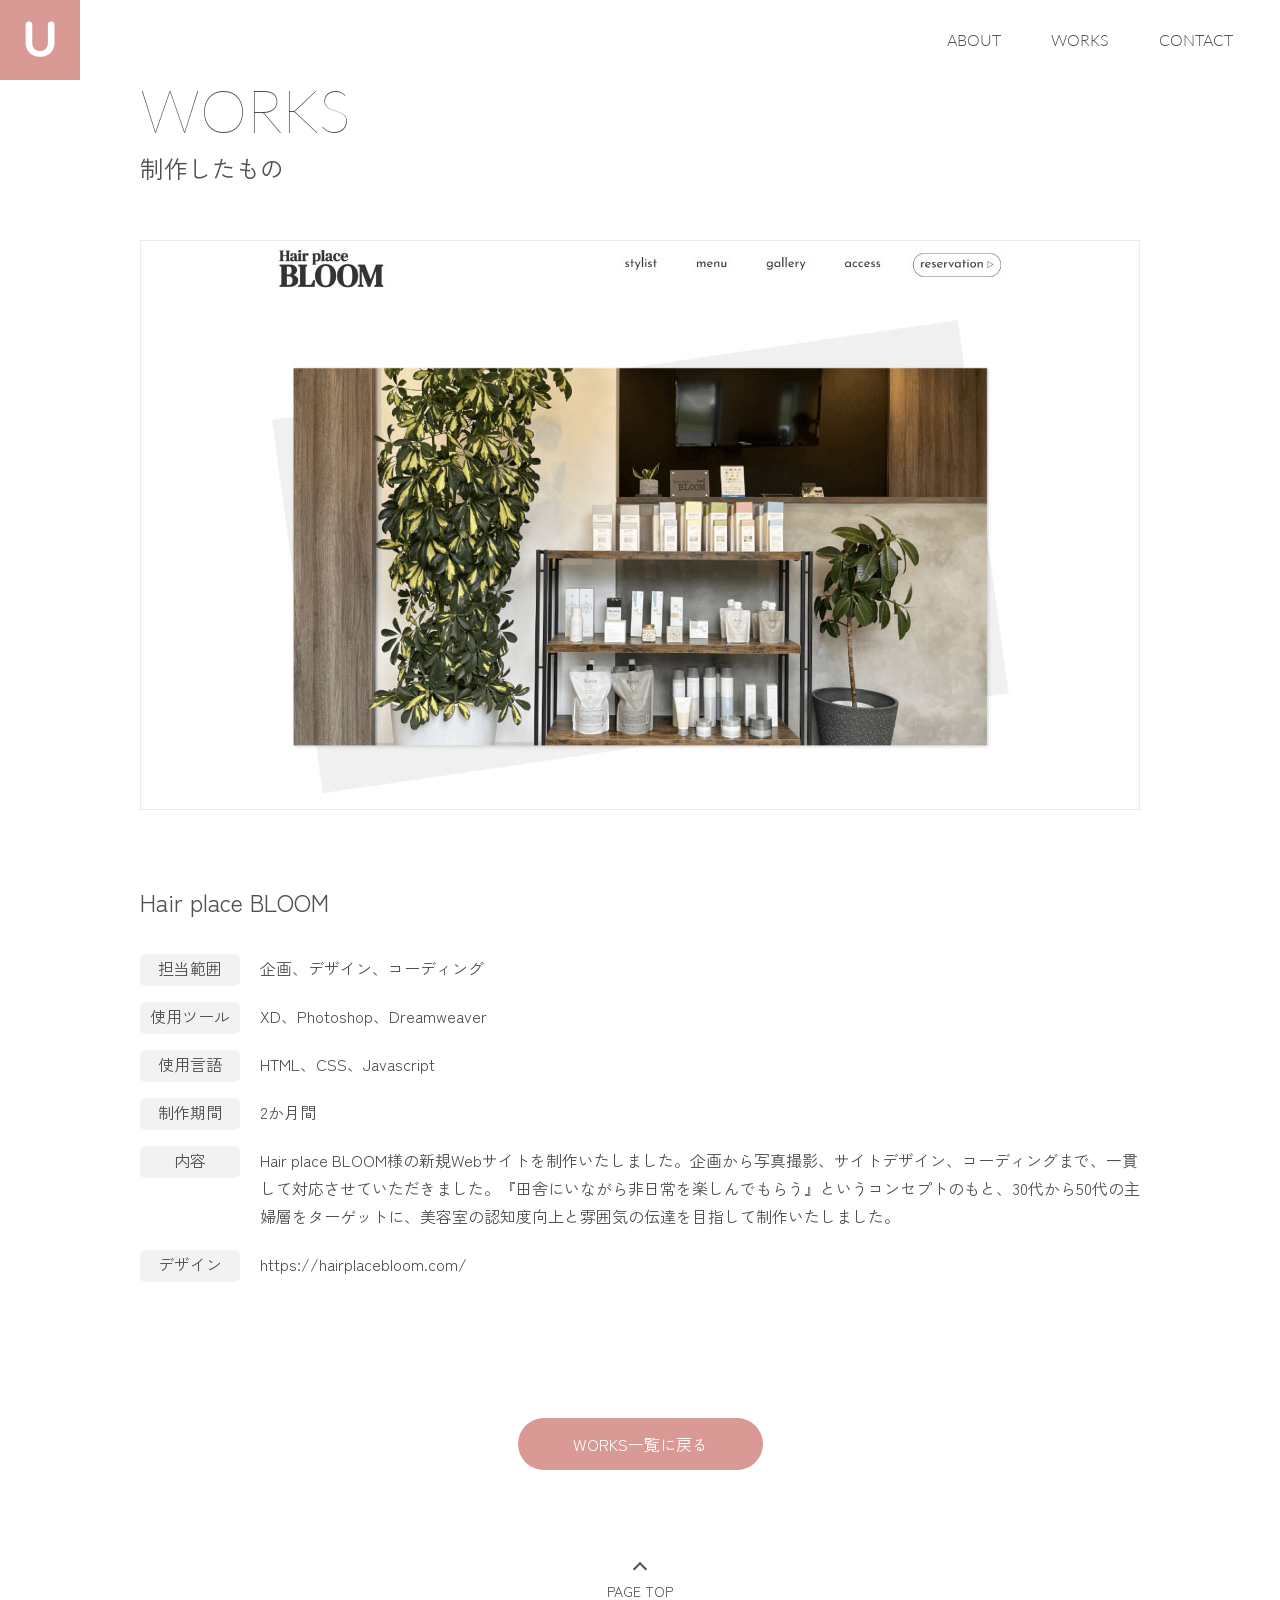
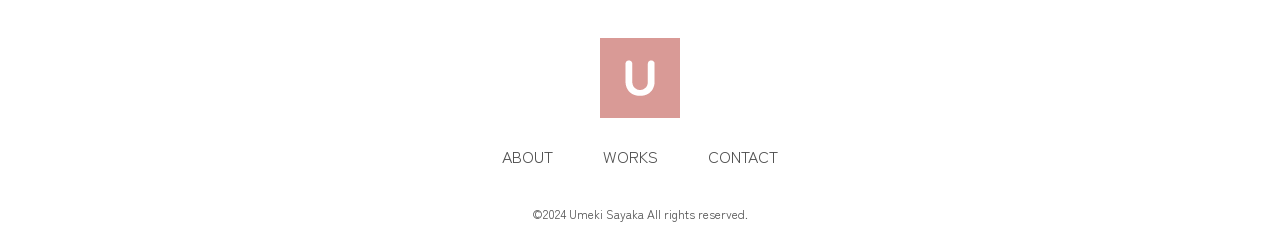
<file: works/works03.html>
<!DOCTYPE html>
<html lang="ja">
<head>
  <meta charset="UTF-8">
  <meta name="viewport" content="width=device-width, initial-scale=1.0">
  <title>Umeki Sayaka portfolio</title>
  <link rel="stylesheet" href="../assets/css/reset.css">
  <link rel="stylesheet" href="../assets/css/common.css">
  <link rel="stylesheet" href="../assets/css/works.css">
  <link rel="preconnect" href="https://fonts.googleapis.com">
  <link rel="preconnect" href="https://fonts.gstatic.com" crossorigin>
  <link href="https://fonts.googleapis.com/css2?family=Lato:wght@100;300;400&family=Zen+Kaku+Gothic+New:wght@300;400&display=swap" rel="stylesheet">
</head>
<body>
<!-- header -->
<header id="header" class="header">
  <div class="header-contents">
    <h1>
      <a href="../index.html">
        <img src="../assets/images/common/logo.png" alt="U">
      </a>
    </h1>
    <nav class="header-nav">
      <ul>
        <li><a href="../about.html">ABOUT</a></li>
        <li><a href="../works.html">WORKS</a></li>
        <li><a href="../index.html#Contact">CONTACT</a></li>
      </ul>
    </nav>
  </div>
<!-- sp版 -->
  <div class="hamburger">
    <span></span>
  </div>
  <nav class="header-nav-sp">
    <ul>
      <li><a href="../index.html">TOP</a></li>
      <li><a href="../about.html">ABOUT</a></li>
      <li><a href="../works.html">WORKS</a></li>
      <li><a href="../index.html#Contact">CONTACT</a></li>
    </ul>
  </nav>
</header>

<main class="works-item">
  <section class="works-detail">
    <h2 class="headline">WORKS</h2>
    <p class="headline2">制作したもの</p>
    <div class="works-detail_img">
      <img src="../assets/images/works/works03_01.jpg" alt="Hair place BLOOM">
    </div>
  </section>
  <section class="works-info">
    <h3>Hair place BLOOM</h3>
    <dl>
      <dt>担当範囲</dt>
      <dd>企画、デザイン、コーディング</dd>
      <dt>使用ツール</dt>
      <dd>XD、Photoshop、Dreamweaver</dd>
      <dt>使用言語</dt>
      <dd>HTML、CSS、Javascript</dd>
      <dt>制作期間</dt>
      <dd>2か月間</dd>
      <div class="works-info_content">
        <dt>内容</dt>
        <dd>Hair place BLOOM様の新規Webサイトを制作いたしました。企画から写真撮影、サイトデザイン、コーディングまで、一貫して対応させていただきました。『田舎にいながら非日常を楽しんでもらう』というコンセプトのもと、30代から50代の主婦層をターゲットに、美容室の認知度向上と雰囲気の伝達を目指して制作いたしました。</dd>
      </div>
      <dt>デザイン</dt>
      <dd><a href="https://hairplacebloom.com/" target="_blank">https://hairplacebloom.com/</a></dd>
    </dl>
  </section>

  <a href="../works.html">
    <div class="back-button">
      <p>WORKS一覧に戻る</p>
    </div>
  </a>

  <!-- ページトップボタン -->
  <div class="page-top">
    <a href="index.html">PAGE TOP</a>
  </div>
</main>


  <!-- footer -->
  <footer class="footer">
    <div class="footer-contents">
      <div class="footer-logo">
        <a href="../index.html"><img src="../assets/images/common/logo_footer.png" alt="U"></a>
      </div>
      <nav>
        <ul>
          <li><a href="../about.html">ABOUT</a></li>
          <li><a href="../works.html">WORKS</a></li>
          <li><a href="../index.html#Contact">CONTACT</a></li>
        </ul>
      </nav>
      <small class="copyright">©2024 Umeki Sayaka All rights reserved.</small>
    </div>
  </footer>

  <script src="https://code.jquery.com/jquery-3.7.1.min.js" integrity="sha256-/JqT3SQfawRcv/BIHPThkBvs0OEvtFFmqPF/lYI/Cxo=" crossorigin="anonymous"></script>
  <script src="../assets/js/main.js"></script>
  <script src="../assets/js/works.js"></script>
</body>
</html>
</file>
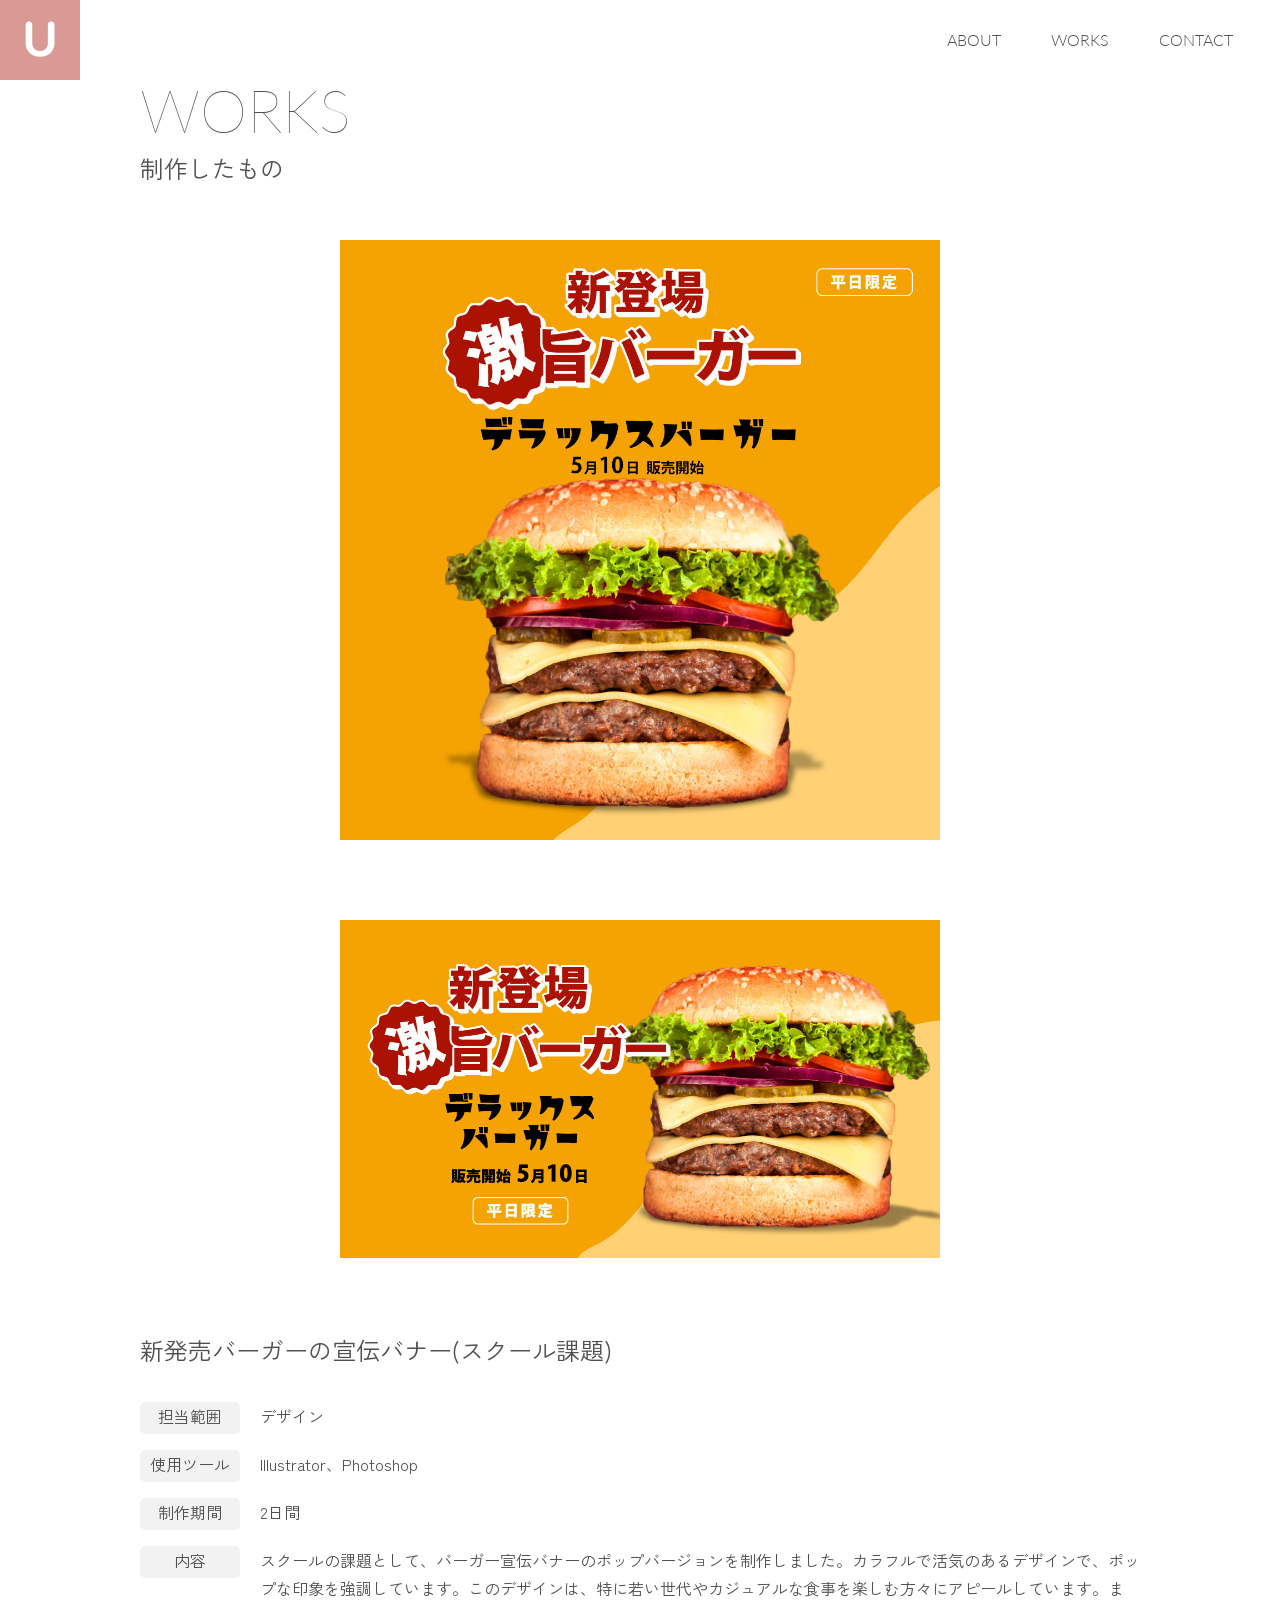
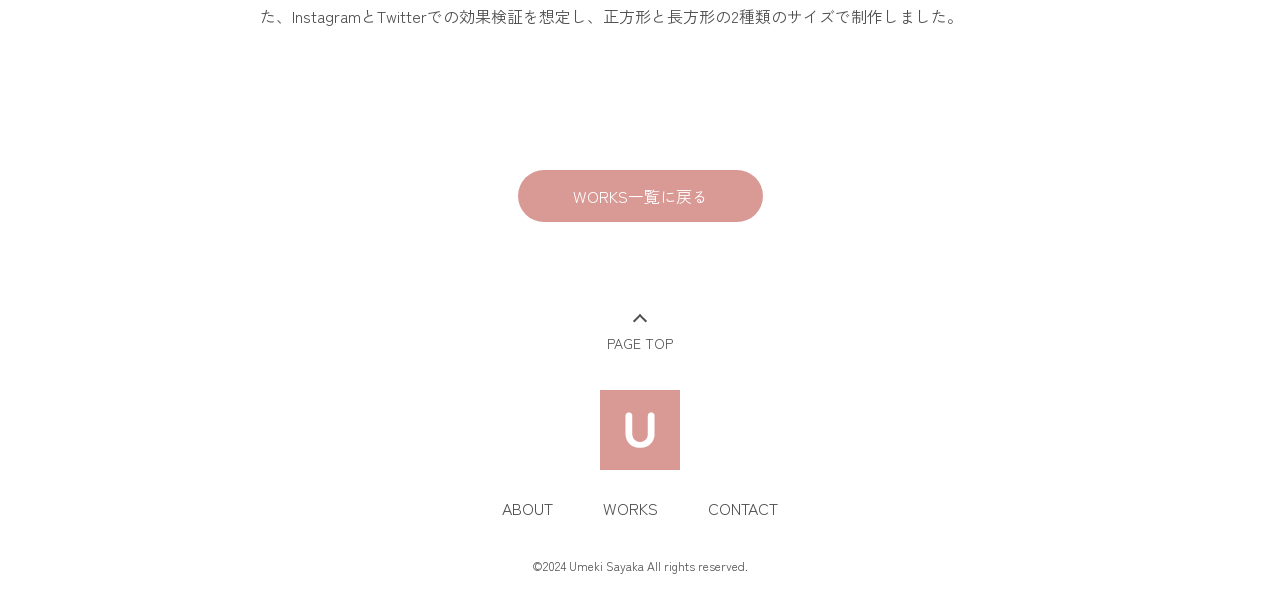
<file: works/works04.html>
<!DOCTYPE html>
<html lang="ja">
<head>
  <meta charset="UTF-8">
  <meta name="viewport" content="width=device-width, initial-scale=1.0">
  <title>Umeki Sayaka portfolio</title>
  <link rel="stylesheet" href="../assets/css/reset.css">
  <link rel="stylesheet" href="../assets/css/common.css">
  <link rel="stylesheet" href="../assets/css/works.css">
  <link rel="preconnect" href="https://fonts.googleapis.com">
  <link rel="preconnect" href="https://fonts.gstatic.com" crossorigin>
  <link href="https://fonts.googleapis.com/css2?family=Lato:wght@100;300;400&family=Zen+Kaku+Gothic+New:wght@300;400&display=swap" rel="stylesheet">
</head>
<body>
<!-- header -->
<header id="header" class="header">
  <div class="header-contents">
    <h1>
      <a href="../index.html">
        <img src="../assets/images/common/logo.png" alt="U">
      </a>
    </h1>
    <nav class="header-nav">
      <ul>
        <li><a href="../about.html">ABOUT</a></li>
        <li><a href="../works.html">WORKS</a></li>
        <li><a href="../index.html#Contact">CONTACT</a></li>
      </ul>
    </nav>
  </div>
<!-- sp版 -->
  <div class="hamburger">
    <span></span>
  </div>
  <nav class="header-nav-sp">
    <ul>
      <li><a href="../index.html">TOP</a></li>
      <li><a href="../about.html">ABOUT</a></li>
      <li><a href="../works.html">WORKS</a></li>
      <li><a href="../index.html#Contact">CONTACT</a></li>
    </ul>
  </nav>
</header>

<main class="works-item">
  <section class="works-detail">
    <h2 class="headline">WORKS</h2>
    <p class="headline2">制作したもの</p>
    <div class="works-detail_img_banner">
      <img src="../assets/images/works/works04_01.jpg" alt="ハンバーガーバナー">
      <img src="../assets/images/works/works04_02.jpg" alt="ハンバーガーバナー">
    </div>
  </section>
  <section class="works-info">
    <h3>新発売バーガーの宣伝バナー(スクール課題)</h3>
    <dl>
      <dt>担当範囲</dt>
      <dd>デザイン</dd>
      <dt>使用ツール</dt>
      <dd>Illustrator、Photoshop</dd>
      <dt>制作期間</dt>
      <dd>2日間</dd>
      <div class="works-info_content">
        <dt>内容</dt>
        <dd>スクールの課題として、バーガー宣伝バナーのポップバージョンを制作しました。カラフルで活気のあるデザインで、ポップな印象を強調しています。このデザインは、特に若い世代やカジュアルな食事を楽しむ方々にアピールしています。また、InstagramとTwitterでの効果検証を想定し、正方形と長方形の2種類のサイズで制作しました。</dd>
      </div>
  </section>

  <a href="../works.html">
    <div class="back-button">
      <p>WORKS一覧に戻る</p>
    </div>
  </a>

  <!-- ページトップボタン -->
  <div class="page-top">
    <a href="index.html">PAGE TOP</a>
  </div>
</main>


  <!-- footer -->
  <footer class="footer">
    <div class="footer-contents">
      <div class="footer-logo">
        <a href="../index.html"><img src="../assets/images/common/logo_footer.png" alt="U"></a>
      </div>
      <nav>
        <ul>
          <li><a href="../about.html">ABOUT</a></li>
          <li><a href="../works.html">WORKS</a></li>
          <li><a href="../index.html#Contact">CONTACT</a></li>
        </ul>
      </nav>
      <small class="copyright">©2024 Umeki Sayaka All rights reserved.</small>
    </div>
  </footer>

  <script src="https://code.jquery.com/jquery-3.7.1.min.js" integrity="sha256-/JqT3SQfawRcv/BIHPThkBvs0OEvtFFmqPF/lYI/Cxo=" crossorigin="anonymous"></script>
  <script src="../assets/js/main.js"></script>
  <script src="../assets/js/works.js"></script>
</body>
</html>
</file>
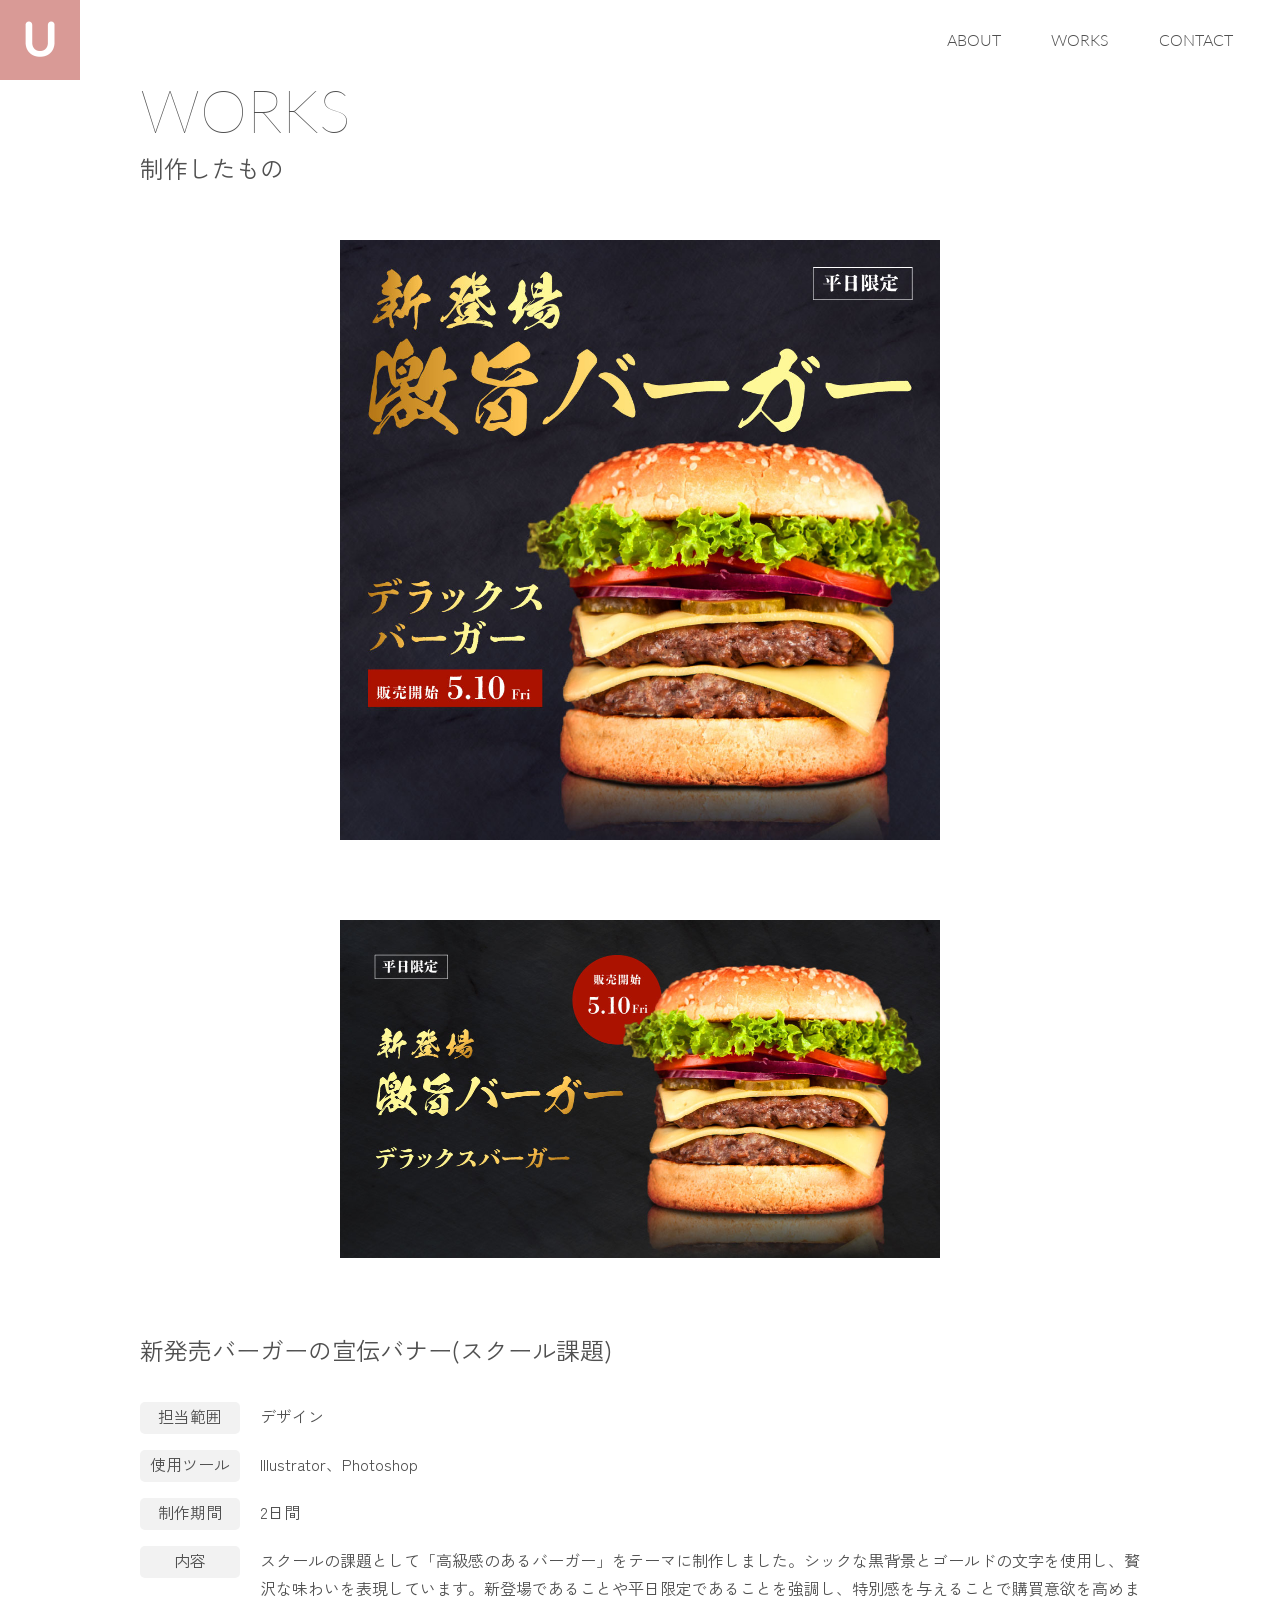
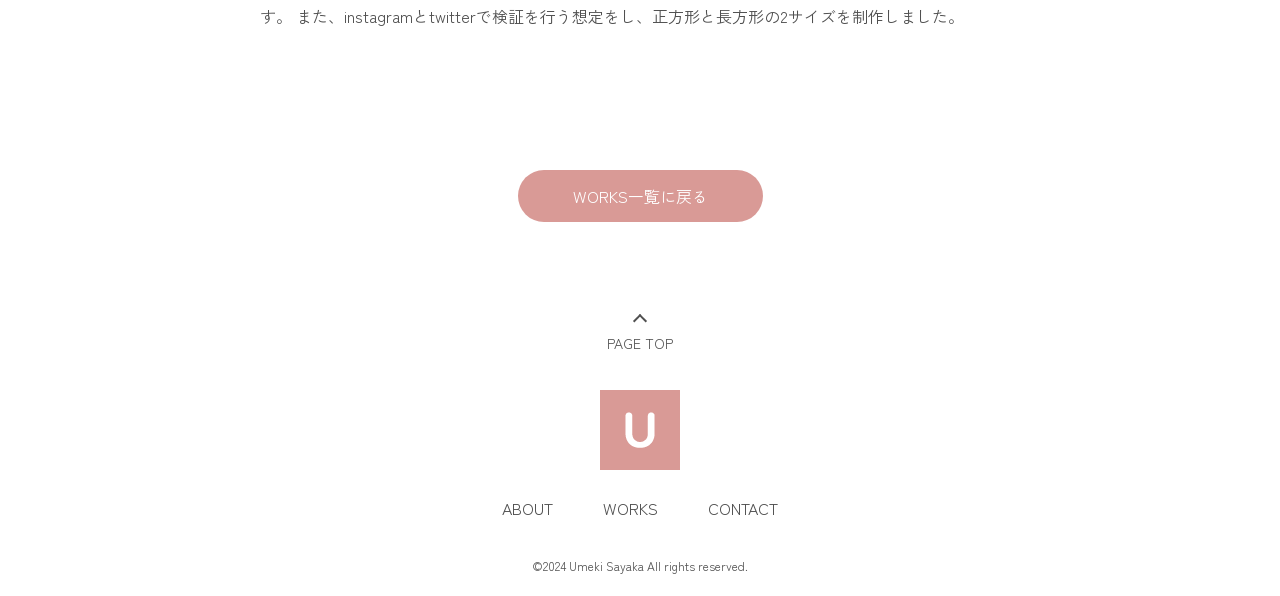
<file: works/works05.html>
<!DOCTYPE html>
<html lang="ja">
<head>
  <meta charset="UTF-8">
  <meta name="viewport" content="width=device-width, initial-scale=1.0">
  <title>Umeki Sayaka portfolio</title>
  <link rel="stylesheet" href="../assets/css/reset.css">
  <link rel="stylesheet" href="../assets/css/common.css">
  <link rel="stylesheet" href="../assets/css/works.css">
  <link rel="preconnect" href="https://fonts.googleapis.com">
  <link rel="preconnect" href="https://fonts.gstatic.com" crossorigin>
  <link href="https://fonts.googleapis.com/css2?family=Lato:wght@100;300;400&family=Zen+Kaku+Gothic+New:wght@300;400&display=swap" rel="stylesheet">
</head>
<body>
<!-- header -->
<header id="header" class="header">
  <div class="header-contents">
    <h1>
      <a href="../index.html">
        <img src="../assets/images/common/logo.png" alt="U">
      </a>
    </h1>
    <nav class="header-nav">
      <ul>
        <li><a href="../about.html">ABOUT</a></li>
        <li><a href="../works.html">WORKS</a></li>
        <li><a href="../index.html#Contact">CONTACT</a></li>
      </ul>
    </nav>
  </div>
<!-- sp版 -->
  <div class="hamburger">
    <span></span>
  </div>
  <nav class="header-nav-sp">
    <ul>
      <li><a href="../index.html">TOP</a></li>
      <li><a href="../about.html">ABOUT</a></li>
      <li><a href="../works.html">WORKS</a></li>
      <li><a href="../index.html#Contact">CONTACT</a></li>
    </ul>
  </nav>
</header>

<main class="works-item">
  <section class="works-detail">
    <h2 class="headline">WORKS</h2>
    <p class="headline2">制作したもの</p>
    <div class="works-detail_img_banner">
      <img src="../assets/images/works/works05_01.jpg" alt="ハンバーガーバナー">
      <img src="../assets/images/works/works05_02.jpg" alt="ハンバーガーバナー">
    </div>
  </section>
  <section class="works-info">
    <h3>新発売バーガーの宣伝バナー(スクール課題)</h3>
    <dl>
      <dt>担当範囲</dt>
      <dd>デザイン</dd>
      <dt>使用ツール</dt>
      <dd>Illustrator、Photoshop</dd>
      <dt>制作期間</dt>
      <dd>2日間</dd>
      <div class="works-info_content">
        <dt>内容</dt>
        <dd>スクールの課題として「高級感のあるバーガー」をテーマに制作しました。シックな黒背景とゴールドの文字を使用し、贅沢な味わいを表現しています。新登場であることや平日限定であることを強調し、特別感を与えることで購買意欲を高めます。
        また、instagramとtwitterで検証を行う想定をし、正方形と長方形の2サイズを制作しました。</dd>
      </div>
  </section>

  <a href="../works.html">
    <div class="back-button">
      <p>WORKS一覧に戻る</p>
    </div>
  </a>

  <!-- ページトップボタン -->
  <div class="page-top">
    <a href="index.html">PAGE TOP</a>
  </div>
</main>


  <!-- footer -->
  <footer class="footer">
    <div class="footer-contents">
      <div class="footer-logo">
        <a href="../index.html"><img src="../assets/images/common/logo_footer.png" alt="U"></a>
      </div>
      <nav>
        <ul>
          <li><a href="../about.html">ABOUT</a></li>
          <li><a href="../works.html">WORKS</a></li>
          <li><a href="../index.html#Contact">CONTACT</a></li>
        </ul>
      </nav>
      <small class="copyright">©2024 Umeki Sayaka All rights reserved.</small>
    </div>
  </footer>

  <script src="https://code.jquery.com/jquery-3.7.1.min.js" integrity="sha256-/JqT3SQfawRcv/BIHPThkBvs0OEvtFFmqPF/lYI/Cxo=" crossorigin="anonymous"></script>
  <script src="../assets/js/main.js"></script>
  <script src="../assets/js/works.js"></script>
</body>
</html>
</file>
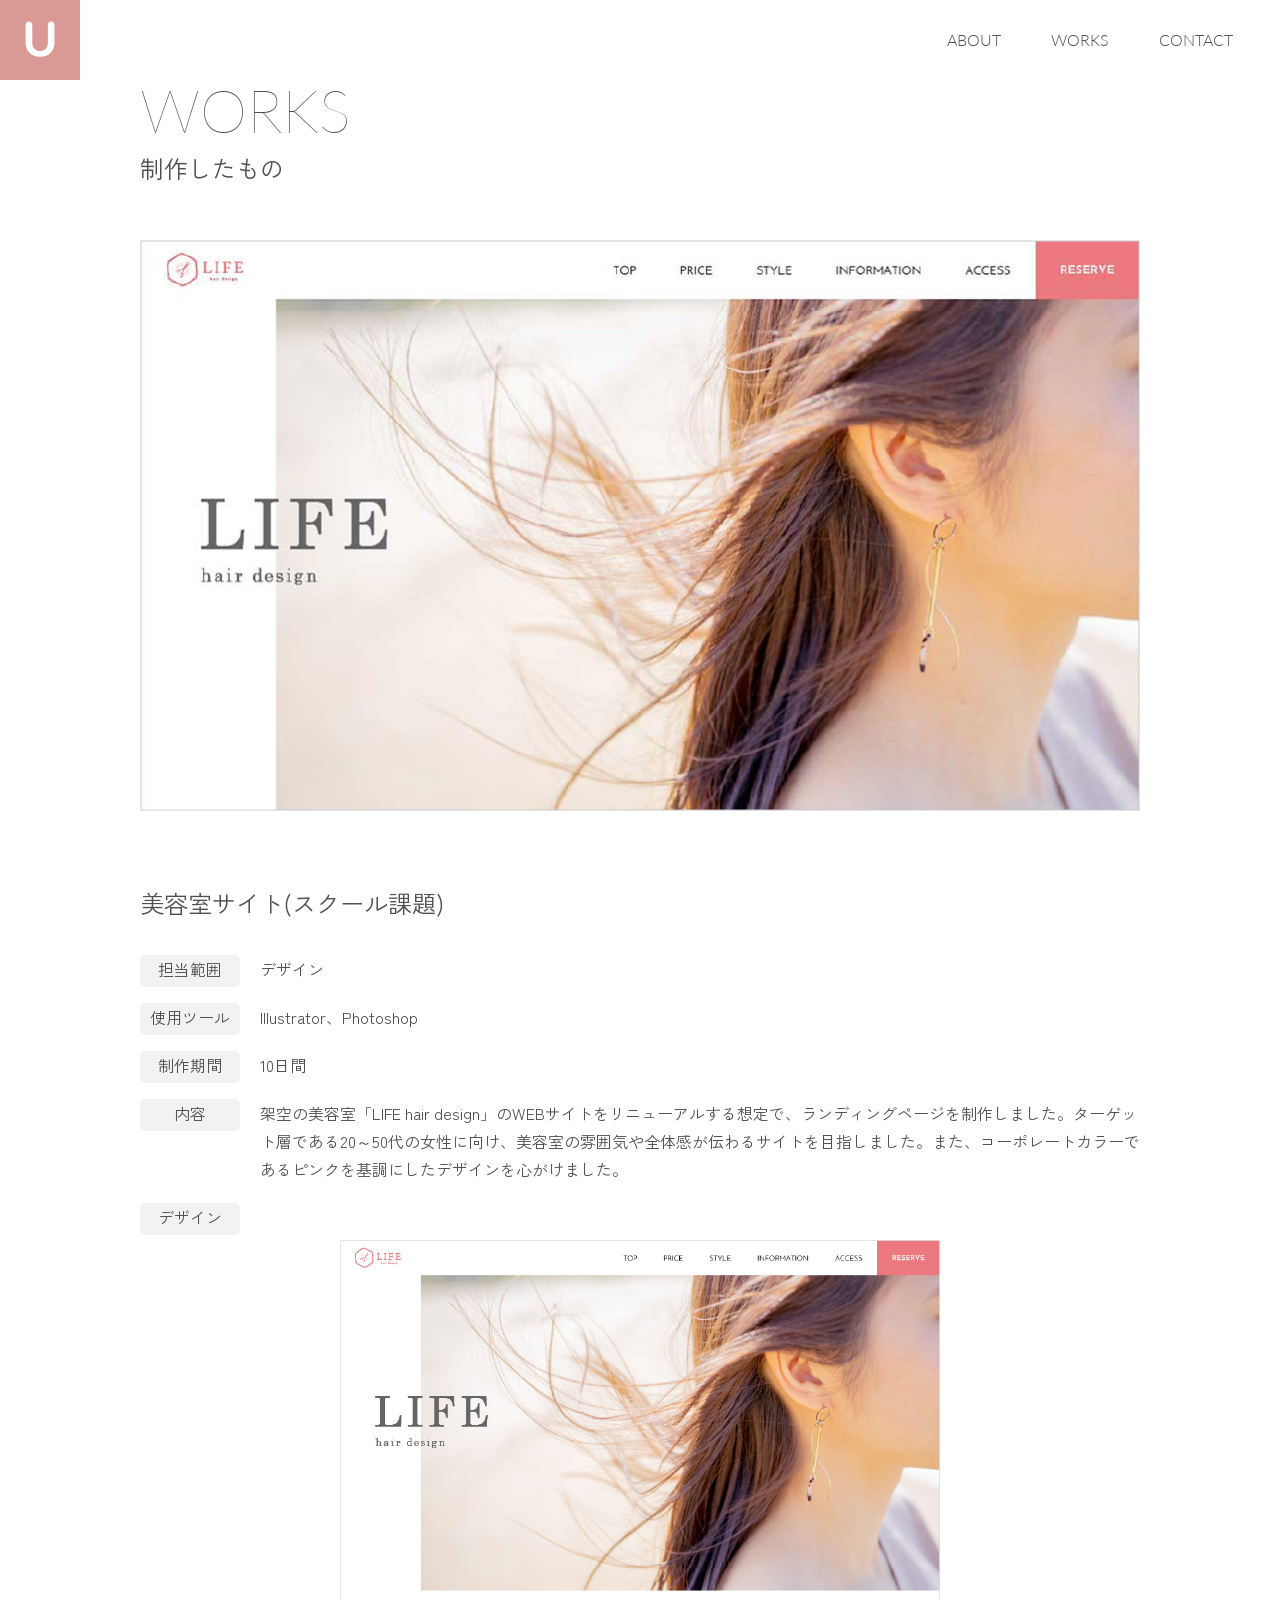
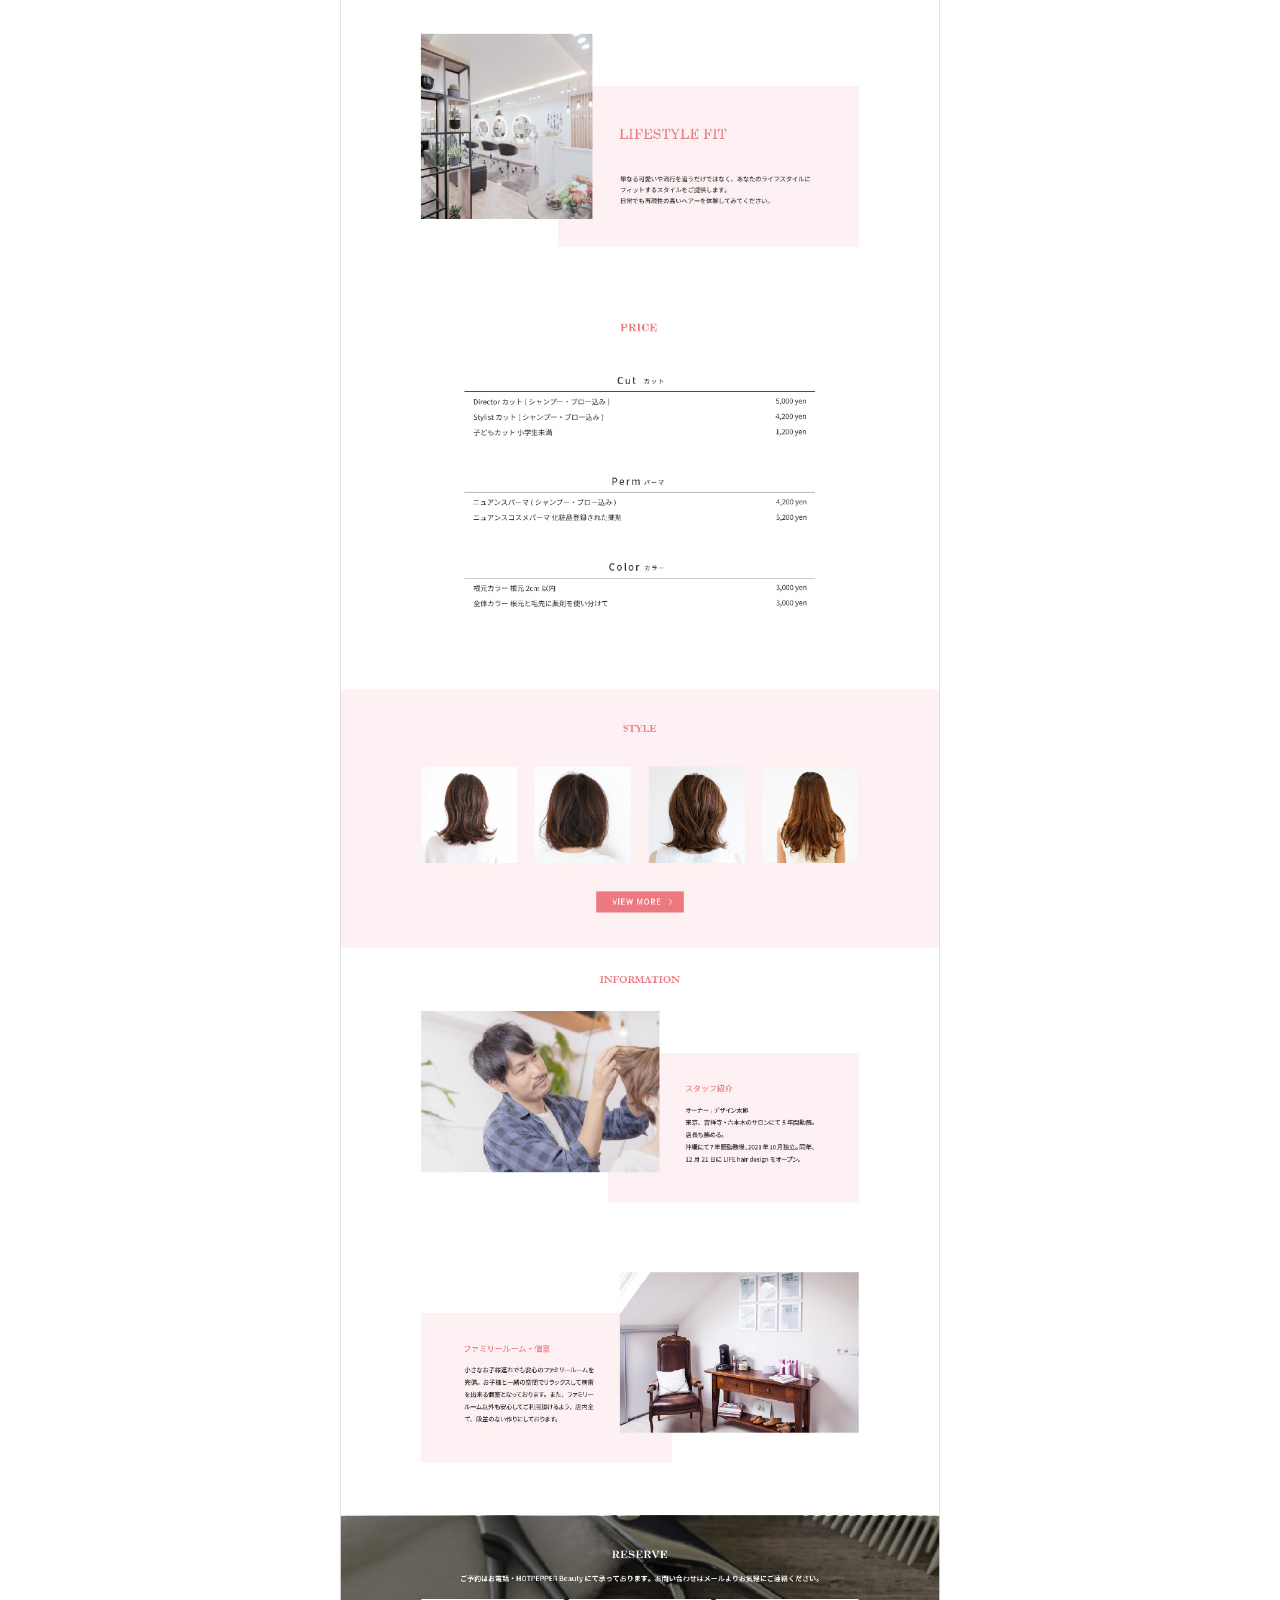
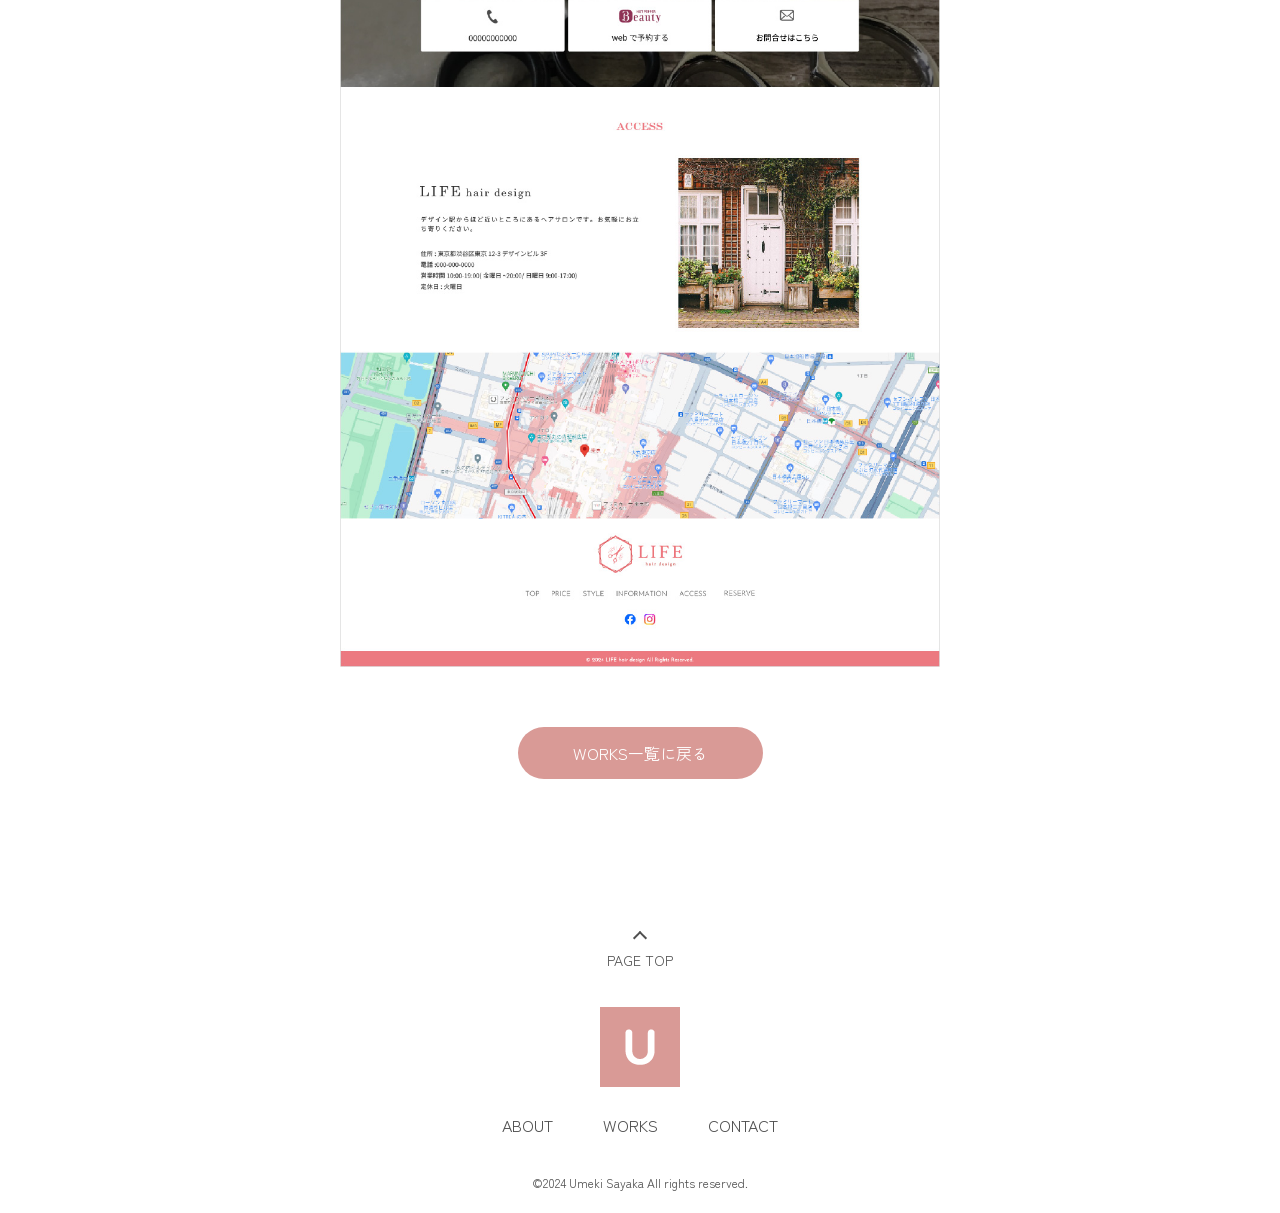
<file: works/works06.html>
<!DOCTYPE html>
<html lang="ja">
<head>
  <meta charset="UTF-8">
  <meta name="viewport" content="width=device-width, initial-scale=1.0">
  <title>Umeki Sayaka portfolio</title>
  <link rel="stylesheet" href="../assets/css/reset.css">
  <link rel="stylesheet" href="../assets/css/common.css">
  <link rel="stylesheet" href="../assets/css/works.css">
  <link rel="preconnect" href="https://fonts.googleapis.com">
  <link rel="preconnect" href="https://fonts.gstatic.com" crossorigin>
  <link href="https://fonts.googleapis.com/css2?family=Lato:wght@100;300;400&family=Zen+Kaku+Gothic+New:wght@300;400&display=swap" rel="stylesheet">
  </head>
<body>
<!-- header -->
<header id="header" class="header">
  <div class="header-contents">
    <h1>
      <a href="../index.html">
        <img src="../assets/images/common/logo.png" alt="U">
      </a>
    </h1>
    <nav class="header-nav">
      <ul>
        <li><a href="../about.html">ABOUT</a></li>
        <li><a href="../works.html">WORKS</a></li>
        <li><a href="../index.html#Contact">CONTACT</a></li>
      </ul>
    </nav>
  </div>
<!-- sp版 -->
  <div class="hamburger">
    <span></span>
  </div>
  <nav class="header-nav-sp">
    <ul>
      <li><a href="../index.html">TOP</a></li>
      <li><a href="../about.html">ABOUT</a></li>
      <li><a href="../works.html">WORKS</a></li>
      <li><a href="../index.html#Contact">CONTACT</a></li>
    </ul>
  </nav>
</header>

<main class="works-item">
  <section class="works-detail">
    <h2 class="headline">WORKS</h2>
    <p class="headline2">制作したもの</p>
    <div class="works-detail_img">
      <img src="../assets/images/works/works06_01.jpg" alt="LIFE hair design">
    </div>
  </section>
  <section class="works-info">
    <h3>美容室サイト(スクール課題)</h3>
    <dl>
      <dt>担当範囲</dt>
      <dd>デザイン</dd>
      <dt>使用ツール</dt>
      <dd>Illustrator、Photoshop</dd>
      <dt>制作期間</dt>
      <dd>10日間</dd>
      <div class="works-info_content">
        <dt>内容</dt>
        <dd>架空の美容室「LIFE hair design」のWEBサイトをリニューアルする想定で、ランディングページを制作しました。ターゲット層である20～50代の女性に向け、美容室の雰囲気や全体感が伝わるサイトを目指しました。また、コーポレートカラーであるピンクを基調にしたデザインを心がけました。</dd>
      </div>
      <dt>デザイン</dt>
      <dd></dd>
    </dl>
    <div class="works-info_img">
      <img src="../assets/images/works/works06_02.jpg" alt="LIFE hair design">
    </div>

    <a href="../works.html">
      <div class="back-button">
        <p>WORKS一覧に戻る</p>
      </div>
    </a>

  </section>

  <!-- ページトップボタン -->
  <div class="page-top">
    <a href="index.html">PAGE TOP</a>
  </div>
</main>


  <!-- footer -->
  <footer class="footer">
    <div class="footer-contents">
      <div class="footer-logo">
        <a href="../index.html"><img src="../assets/images/common/logo_footer.png" alt="U"></a>
      </div>
      <nav>
        <ul>
          <li><a href="../about.html">ABOUT</a></li>
          <li><a href="../works.html">WORKS</a></li>
          <li><a href="../index.html#Contact">CONTACT</a></li>
        </ul>
      </nav>
      <small class="copyright">©2024 Umeki Sayaka All rights reserved.</small>
    </div>
  </footer>

  <script src="https://code.jquery.com/jquery-3.7.1.min.js" integrity="sha256-/JqT3SQfawRcv/BIHPThkBvs0OEvtFFmqPF/lYI/Cxo=" crossorigin="anonymous"></script>
  <script src="../assets/js/main.js"></script>
  <script src="../assets/js/works.js"></script>
</body>
</html>
</file>
<file: assets/css/common.css>
@charset "utf-8";
html {
  scroll-behavior: smooth;
}
/* header */
.header {
  width: 100%;
  box-sizing: border-box;
}
.header-contents {
  display: flex;
  justify-content: space-between;
  align-items: center;
  height: 80px;
  padding-right: 3.7%;
  z-index: 9999;
  background-color: rgba(255, 255, 255, 0.8);
  position: fixed;
  width: 100%;
  box-sizing: border-box;
}
.header-contents h1 {
  width: 80px;
}
.header-nav ul {
  display: flex;
  gap: 50px;
}
.header-nav li {
  font-family: "Lato", sans-serif;
  font-weight: 300;
}
.hamburger,
.header-nav-sp {
  display: none;
}
@media screen and (max-width: 1000px) {
  .header-nav {
    display: none;
  }
  .header-contents {
    height: 60px;
  }
  .header-contents h1 {
    width: 60px;
  }
  .hamburger {
    width: 30px;
    height: 30px;
    position: fixed;
    top: 20px;
    right: 20px;
    cursor: pointer;
    z-index: 9999;
  }
  .hamburger span {
    position: absolute;
    width: 30px;
    height: 2px;
    background-color: #333333;
    top: 10px;
    /* 3秒かけて.open spanになる */
    transition: .3s;
  }
  .hamburger span::before {
    position: absolute;
    content: "";
    width: 30px;
    height: 2px;
    background-color: #333333;
    top: -10px;
    transition: .3s;
  }
  .hamburger span::after {
    position: absolute;
    content: "";
    width: 30px;
    height: 2px;
    background-color: #333333;
    bottom: -10px;
    transition: .3s;
  }
  .open span {
    /* 透明にする */
    background-color: transparent;
  }
  .open span::before {
    /* 45度回転させる */
    transform: rotate(45deg);
    top: 0;
  }
  .open span::after {
    /* 反対側に45度回転させる */
    transform: rotate(-45deg);
    bottom: 0;
  }
  .header-nav-sp {
    position: fixed;
    width: 100%;
    height: 100vh;
    background-color: #d99a96;
    z-index: 9998;
  }
  .header-nav-sp ul {
    display: flex;
    flex-direction: column;
    align-items: start;
    height: 100%;
    gap: 50px;
    padding-top: 200px;
  }
  .header-nav-sp li {
    color: #fff;
    font-size: 20px;
    padding-left: 50px;
  }
}
.section_title,.section_title_2 {
  font-size: 32px;
  font-family: "Lato", sans-serif;
  font-weight: 400;
  text-align: center;
  margin-bottom: 16px;
}
.section_title {
  color: #d6c6c1;
}
.section_title_2{
  color: #c1d4c4;
}
.section_subtitle {
  font-size: 14px;
  text-align: center;
  margin-bottom: 60px;
}

.headline {
  font-size: 60px;
  font-family: "Lato", sans-serif;
  font-weight: 100;
  margin-bottom: 16px;
}
.headline2 {
  font-size: 24px;
  margin-bottom: 60px;
}
@media screen and (max-width: 767px) {
  .headline {
    font-size: 36px;
    margin-bottom: 10px;
    text-align: center;
  }
  .headline2 {
    font-size: 16px;
    margin-bottom: 60px;
    text-align: center;
  }
}

/* ページトップボタン */
.page-top {
  text-align: center;
  font-size: 14px;
  background-color: #ffffff;
  padding-top: 24px;
}
.page-top::before {
  content: "";
  display: block;
  width: 8px;
  height: 8px;
  border-top: 2px solid #505050;
  border-right: 2px solid #505050;
  transform: rotate(-45deg);
  margin: 10px auto;
}

/* footer */
.footer {
  padding: 40px 0 24px;
}
.footer-contents {
  text-align: center;
}
.footer-logo {
  width: 80px;
  margin: 0 auto;
}
.footer-logo img {
  width: 100%;
}
.footer-contents ul {
  display: flex;
  justify-content: center;
  gap: 50px;
  margin: 30px auto 40px;
}
.copyright {
  font-size: 12px;
}
@media screen and (max-width: 767px) {
  .footer-contents ul {
    gap: 30px;
  }
}
</file>
<file: assets/css/top.css>
@charset "utf-8";
/* section loading */
#loading {
  position: fixed;
  height: 100vh;
  background-color: rgba(193,212,196,0.2);
  z-index: 9999;
  display: flex;
  justify-content: center;
  align-items: center;
  position: relative;
  opacity: 1;
  transition: opacity 1s ease;
}
.loading-content {
  position: relative;
  opacity: 0;
  animation: fadeIn 3s ease-out forwards;
}
@keyframes fadeIn {
  from {
    opacity: 0;
  }
  to {
    opacity: 1;
  }
}
.loading-circle {
  position: absolute;
  width: 100px;
  top: 50%;
  left: 0;
  transform: translate(-50%, -50%);
  z-index: 1;
}
.loading-text {
  position: relative;
  font-size: 24px;
  font-weight: 300;
  line-height: 1.88;
  z-index: 2;
}
#LoadingAirplane {
  position: absolute;
  width: 80px;
  top: 20px;
  left: 250px;
}
#LoadingLine {
  position: absolute;
  width: 90px;
  top: 100px;
  left: 150px;
}
/* 飛行機を描く */
.pass_airplane1.loading, .pass_airplane2.loading, .pass_line.loading {
  fill: none;
  stroke: #505050;
  stroke-miterlimit: 10;
  stroke-dasharray: 1000;
  stroke-dashoffset: 1000;
}
.pass_airplane1 {
  animation: draw_airplane1 5s ease forwards;
  animation-delay: 1s; /* 1秒遅延 */
}
.pass_airplane2 {
  animation: draw_airplane2 5s ease forwards;
  animation-delay: 1.5s;
}
.pass_line {
  animation: draw_line 5s ease forwards;
  animation-delay: 0.5s;
}
@keyframes draw_airplane1 {
  from {
    stroke-dashoffset: 1000;
  }
  to {
    stroke-dashoffset: 0;
  }
}
@keyframes draw_airplane2 {
  from {
    stroke-dashoffset: 1000;
  }
  to {
    stroke-dashoffset: 0;
  }
}
@keyframes draw_line {
  from {
    stroke-dashoffset: 1000;
  }
  to {
    stroke-dashoffset: 0;
  }
}
#loading.hidden {
  opacity: 0;
  pointer-events: none;
}
@media screen and (max-width: 767px) {
  .loading-circle {
    width: 60px;
    top: 50%;
    left: 0;
  }
  .loading-text {
    position: relative;
    font-size: 18px;
    font-weight: 300;
    line-height: 1.88;
    z-index: 2;
  }
  #LoadingAirplane {
    position: absolute;
    width: 60px;
    top: -80px;
    left: 120px;
  }
  #LoadingLine {
    position: absolute;
    width: 65px;
    top: 100px;
    left: calc(100% - 200px);
  }
}
#top-content {
  opacity: 0;
  transition: opacity 2s ease;
}

#top-content.visible {
  opacity: 1;
}


/* section top */
.fv {
  position: relative;
  width: 100%;
}
.left-text, .right-text {
  position: absolute;
  top: 50%;
  transform: translateY(-50%);
  font-size: 14px;
  writing-mode: vertical-rl; /* 縦書き */
  color: #505050;
}
.right-text {
  right: 20px;
  transform: translateY(-50%) rotate(180deg); 
}
.left-text {
  left: 20px;
  transform: translateY(-50%);
}
.fv_myface {
  z-index: 2;
}
.fv_circle {
  width: 20vw;
  position: absolute;
  z-index: 1;
  top: 20%;
  left: calc(20% + 30px);
}
.fv h2 {
  position: absolute;
  z-index: 3;
  top: calc(20% + 30px);
  left: 20%;
  font-family: "Lato", sans-serif;
  font-weight: 100;
  font-size: 60px;
  line-height: 1.3;
}
.scroll {
  padding-top: 55px;
  position: relative;
  text-align: center;
  font-family: "Lato", sans-serif;
  font-weight: 300;
  font-size: 14px;
  bottom: 90px;
}
.scroll::before {
  animation: scroll 2s infinite;
  border-bottom: 1px solid #505050;
  border-left: 1px solid #505050;
  content: "";
  height: 8px;
  left: 0;
  margin: auto;
  position: absolute;
  right: 0;
  top: 70px;
  width: 8px;
}
@keyframes scroll {
  0% {
    opacity: 0;
    transform: rotate(-45deg) translate(0, 0);
  }
  40% {
    opacity: 1;
  }
  80% {
    opacity: 0;
    transform: rotate(-45deg) translate(-5px, 5px);
  }
  100% {
    opacity: 0;
  }
}
@media screen and (max-width: 1000px) {
  .left-text, .right-text {
    font-size: 12px;
  }
  .fv h2 {
    font-size: 40px;
    left: 20%;
  }
  .scroll {
    font-size: 12px;
  }
}
@media screen and (max-width: 767px) {
  .left-text {
    position: absolute;
    top: 70%;
  }
  .right-text {
    position: absolute;
    top: 70%;
  }
  .fv_circle {
    width: 50vw;
    top: 20%;
    left: 8%;
  }
  .fv h2 {
    font-size: 40px;
    left: 5%;
  }
}

/* about */
.section-about {
  position: relative;
  padding: 0 20px;
  overflow: visible;
  z-index: 100;
}
#AirplaneLayer {
  width: 180px;
  position: absolute;
  right: 100px;
  top: -30px;
  z-index: 200;
  overflow: visible;
}
#LineLayer {
  width: 180px;
  position: absolute;
  right: 250px;
  top: 100px;
  z-index: 200;
  overflow: visible;
}
.pass_airplane1, .pass_airplane2, .pass_line {
  fill: none;
  stroke: gray;
  stroke-miterlimit: 10;
}
.pass_airplane1.about, .pass_airplane2.about, .pass_line.about {
  opacity: 0;
}
.pass_airplane1.about.active, .pass_airplane2.about.active, .pass_line.about.active {
  animation: fly_airplane 7s cubic-bezier(0.42, 0, 0.55, 1.36) forwards;
  opacity: 1;
  visibility: visible;
}

@-webkit-keyframes fly_airplane {
  0% {
    transform: translateY(40px) translateX(0) rotate(0deg);
    opacity: 0;
  }
  10% {
    opacity: 1;
  }
  30% {
    transform: translateY(-20px) translateX(60px) rotate(5deg);
  }
  60% {
    transform: translateY(10px) translateX(150px) rotate(-3deg);
  }
  90% {
    transform: translateY(-10px) translateX(220px) rotate(3deg);
  }
  100% {
    transform: translateY(0px) translateX(250px) rotate(0deg);
    opacity: 1;
  }
}

@keyframes fly_airplane {
  0% {
    transform: translateY(40px) translateX(0) rotate(0deg);
    opacity: 0;
  }
  10% {
    opacity: 1;
  }
  30% {
    transform: translateY(-20px) translateX(60px) rotate(5deg);
  }
  60% {
    transform: translateY(10px) translateX(150px) rotate(-3deg);
  }
  90% {
    transform: translateY(-10px) translateX(220px) rotate(3deg);
  }
  100% {
    transform: translateY(0px) translateX(250px) rotate(0deg);
    opacity: 1;
  }
}

.section-about_copy-container {
  text-align: center;
  margin: 80px auto 100px auto;
  opacity: 0;
  transition: opacity 3s ease-out;
}

.section-about_copy-container.visible {
  opacity: 1;
}
.section-about_copy {
  font-size: 36px;
  font-weight: 100;
  line-height: 2;
  position: relative;
  display: block;
  max-width: max-content;
  margin: 0 auto;
}
.section-about_copy::after {
  content: "";
  position: absolute;
  left: 0;
  right: 0;
  bottom: 10px;
  height: 10px;
  background-color: #ebd5d3;
  border-radius: 6px;
  z-index: -1;
}
.section-about_lead {
  position: relative;
  opacity: 0;
  filter: blur(10px);
  transform: scale(1.02);
  transition: opacity 1.5s ease, filter 1.5s ease, transform 1.5s ease;
}

.section-about_lead.visible-lead {
  opacity: 1;
  filter: blur(0);
  transform: scale(1);
}
.section-about_lead p {
  text-align: center;
  line-height: 2.1;
  margin: 0 auto;
}
.section-about_lead-img {
  position: absolute;
  width: 600px;
  top: 0;
  bottom: 0;
  left: 0;
  right: 0;
  margin: auto;
}
.button {
  display: flex;
  justify-content: center;
  align-items: center;
  position: relative;
  margin: 120px auto;
}
@keyframes rotate {
  0% {
    transform: rotate(0deg);
  }
  100% {
    transform: rotate(360deg);
  }
}
.button_circle {
  position: relative;
  margin-right: -20px;
  width: 55px;
  animation: rotate 5s linear infinite;
}
.button_text {
  font-size: 18px;
  font-family: "Lato", sans-serif;
  font-weight: 300;
  position: relative;
  padding-bottom: 10px;
}
.button_text::after {
  content: "";
  position: absolute;
  bottom: 0;
  left: 0;
  width: 100%;
  height: 1px;
  background-color: #b0b0b0;
}
.button_text span {
  font-family: "Zen Kaku Gothic New", sans-serif;
  font-weight: 300;
  padding: 0 10px;
}
.section-about_flower {
  position: relative;
  margin: 20px auto;
  text-align: center;
  max-width: 1040px;
}
@keyframes bounce {
  0%, 100% {
    transform: translateY(0);
  }
  50% {
    transform: translateY(-10px);
  }
}
.flower {
  position: absolute;
  width: 40px;
  animation: bounce 2s infinite ease-in-out;
}
.flower1 {
  top: -130px;
  left: 20px;
  animation-delay: 0s;
}
.flower2 {
  top: -170px;
  left: 100px;
  animation-delay: 1s;
}
.flower3 {
  top: -120px;
  left: 200px;
  animation-delay: 0s;
}
.flower4 {
  top: -150px;
  left: 320px;
  animation-delay: 1s;
}
.flower5 {
  top: -170px;
  right: 320px;
  animation-delay: 0s;
}
.flower6 {
  top: -150px;
  right: 210px;
  animation-delay: 1s;
}
.flower7 {
  top: -180px;
  right: 100px;
  animation-delay: 0s;
}
.flower8 {
  top: -140px;
  right: 20px;
  animation-delay: 1s;
}
@media screen and (max-width: 1000px) {
  #AirplaneLayer {
    width: 120px;
    right: 50px;
    top: -50px;
  }
  #LineLayer {
    width: 120px;
    right: 120px;
    top: 50px;
  }
  .flower1,.flower4,.flower5,.flower8 {
    display: none;
  }
}
@media screen and (max-width: 767px) {
  .section-about_copy-container {
    margin-top: 40px;
    padding-bottom: 40px;
  }
  .section-about_copy {
    font-size: 24px;
  }
  .section-about_copy::after {
    height: 8px;
    bottom: 5px;
  }
  #AirplaneLayer {
    width: 100px;
    top: -60px;
  }
  #LineLayer {
    width: 100px;
    left: 20px;
    top: 110px;
  }
  .flower1,.flower4 {
    display: block;
  }
  @keyframes bounce {
    0%, 100% {
      transform: translateY(0);
    }
    50% {
      transform: translateY(-5px); /* SPサイズでは高さを低くする */
    }
  }
  .flower {
    width: 20px;
    animation: bounce 2s infinite ease-in-out;
  }
  .flower1 {
    top: -90px;
    left: 10%;
    animation-delay: 0s;
  }
  .flower2 {
    top: -60px;
    left: 25%;
    animation-delay: 1s;
  }
  .flower3 {
    top: -90px;
    left: 40%;
    animation-delay: 0s;
  }
  .flower4 {
    top: -60px;
    left: auto;
    right: 40%;
    animation-delay: 1s;
  }
  .flower6 {
    top: -90px;
    right: 25%;
    animation-delay: 0s;
  }
  .flower7 {
    top: -60px;
    right: 10%;
    animation-delay: 1s;
  }
}
@media screen and (max-width: 650px) {
  .section-about_lead-img {
    max-width: 450px;
    width: 100%;
    bottom: auto;
    top: 50%;
    transform: translateY(-50%);
  }
}

/* works */
.section-works {
  background-color: rgba(193,212,196,0.2);
  padding: 120px 20px;
  position: relative;
}
.section-works_leaf {
  position: absolute;
  width: 180px;
  left: 10%;
  top: 12%;
  z-index: -1;
}
.section-works_list {
  display: flex;
  justify-content: center;
  gap: 50px;
}
.section-works_list li h3 {
  margin-top: 10px;
}
.section-works_list li p {
  font-family: "Lato", sans-serif;
  font-weight: 300;
  font-size: 12px;
  margin-top: 10px;
}
/* WORKS出現 */
.works-on-scroll {
  opacity: 0;
  transform: translateY(20px);
  transition: opacity 0.6s ease-out, transform 0.6s ease-out;
}
.works-on-scroll.active {
  opacity: 1;
  transform: translateY(0);
}
.button-more {
  justify-content: end;
  max-width: 1000px;
  margin: 60px auto 0;
}
@media screen and (max-width: 767px) {
  .section-works_list {
    flex-direction: column;
    align-items: center;
  }
  .section-works_list li {
    max-width: 450px;
  }
  .button-more {
    justify-content: center;
  }
  .section-works_leaf {
    width: 100px;
    left: -2%;
    top: 8%;
  }
}

/* contact */
.section-contact {
  padding: 120px 0 100px;
  position: relative;
}
.circle_bg1 {
  position: absolute;
  width: 370px;
  top: 20%;
  right: 10%;
  z-index: -1;
  animation: rotate 15s linear infinite;
}
.circle_bg2 {
  position: absolute;
  width: 300px;
  bottom: 10%;
  left: 10%;
  z-index: -1;
  animation: rotate 15s linear infinite;
}
.section-contact p {
  text-align: center;
  margin-bottom: 60px;
}
.section-contact_form {
  max-width: 500px;
  margin: 0 auto;
}
.form__label {
  text-align: left;
  margin: 0 auto;
}
.form__required {
  color: #cc0000;
}
.form__input {
  width: 100%;
  height: 30px;
  border: solid 1px #505050;
  border-radius: 1px;
  background-color: #ffffff;
  margin: 10px auto 20px;
  box-sizing: border-box;
}
#field-message {
  height: 200px;
}
input[type="text"]:focus,
input[type="email"]:focus,
input[type="tel"]:focus,
textarea:focus {
    outline-color: #d99a96; /* 選択したときの枠 */
    outline-width: 2px;
    outline-style: solid;
}
.form__submit {
  text-align: center;
}
.form__submit button {
  width: 230px;
  height: 46px;
  background-color: #d99a96;
  border-radius: 100px;
  margin: 40px auto 0;
  color: #ffffff;
  font-size: 20px;
  font-weight: 400;
  line-height: 46px;
  margin: 0 auto;
  border: none;
}
.form__submit button:hover {
  opacity: 0.7;
}

@media screen and (max-width: 767px) {
  .section-contact {
    padding: 120px 20px 180px;
  }
  .circle_bg1 {
    position: absolute;
    width: 140px;
    top: 25%;
    right: 8%;
    z-index: -1;
  }
  .circle_bg2 {
    position: absolute;
    width: 140px;
    bottom: 15%;
    left: 10%;
    z-index: -1;
  }
}
</file>
<file: assets/css/about.css>
@charset "utf-8";
/* about */
.section-about {
  background-color: rgba(193,212,196,0.2);
  padding: 80px 0 120px;
}
.section-about_h2 {
  max-width: 1040px;
  margin: 0 auto;
  padding: 0 20px;
}
.profile-container {
  display: flex;
  max-width: 1040px;
  margin: 0 auto;
  padding: 0 20px;
}
.profile_photo {
  width: 500px;
  flex: 2.5;
}
.profile_photo img {
  width: 100%;
}
.profile-text {
  flex: 7.5;
  margin-left: 50px;
}
.profile-text_name1 {
  font-size: 24px;
  margin-bottom: 10px;
}
.profile-text_name2 {
  font-family: "Lato", sans-serif;
  font-weight: 300;
  font-size: 16px;
  color: #e99a96;
  margin-bottom: 30px;
}
.profile-text_sentence {
  line-height: 1.75;
}
@media screen and (max-width: 1000px) {
  .profile-container {
    flex-direction: column;
    justify-content: center;
    align-items: center;
    max-width: 500px;
  }
  .profile_photo {
    max-width: 250px;
    flex: none;
    margin: 0 auto;
  }
  .profile-text {
    flex: none;
    margin: 40px auto 0;
  }
  .profile-text_name1,.profile-text_name2 {
    text-align: center;
  }
}

/* service */
.section-service {
  padding: 60px 20px 120px;
  margin: 0 auto;
}
.skill {
  display: flex;
  justify-content: space-between;
  max-width: 1000px;
  gap: 50px;
  margin: 0 auto 100px;
}
.skill_list {
  text-align: center;
  min-width: 275px;
}
.skill_title {
  font-size: 24px;
  margin-bottom: 10px;
}
.skill_subtitle {
  color: #e99a96;
  margin-bottom: 24px;
}
.skill-img {
  max-width: 230px;
  margin-bottom: 24px;
}
.skill-text {
  max-width: 445px;
  text-align: left;
  margin-bottom: 24px;
  line-height: 1.75;
}
.skill-tool {
  max-width: 445px;
  font-size: 14px;
  text-align: left;
}
.skill-tool_heaading {
  color: #e99a96;
  position: relative;
  border-bottom: dotted 2px #d99a96;
  padding-bottom: 5px;
  margin-bottom: 5px;
  display: inline-block;
}
.skill_explanation {
  max-width: 1000px;
  background: url('../images/about/service.svg');
  background-repeat: no-repeat;
  background-size: 100%;
  width: 100%;
  margin: 0 auto;
}
.skill_explanation p {
  line-height: 1.75;
  padding: 25px 100px;
}
@media screen and (max-width: 1000px) {
  .skill_explanation {
    background: url('../images/about/service_tb.svg');
    background-repeat: no-repeat;
    background-position: center;
    background-size: 100%;
    width: 100%;
  }
  .skill_explanation p {
    margin: 0 auto;
    padding: 50px;
  }
} 
@media screen and (max-width: 767px) {
  .skill {
    flex-direction: column;
    align-items: center;
    gap: 100px;
  }
  .skill_explanation {
    background: url('../images/about/service_sp.svg');
    background-repeat: no-repeat;
    background-position: center;
    background-size: cover;
    width: 100%;
  }
}

/* hobbies */
.section-hobbies {
  background-color: rgba(193,212,196,0.2);
  padding: 60px 0 120px;
}
.section-hobbies_hobby {
  max-width: 1040px;
  display: flex;
  flex-wrap: wrap;
  justify-content: center;
  gap: 50px;
  margin: 0 auto;
  padding: 0 20px;
}
.section-hobbies_hobby li {
  width: 300px;
  position: relative;
  background-color: #ffffff;
  padding: 20px;
  text-align: center;
}
.section-hobbies_pictuire {
  width: 60px;
  position: absolute;
  top: -30px;
  left: -10px;
}
.section-hobbies_pictuire_3 {
  width: 70px;
  position: absolute;
  top: -20px;
  left: -10px;
}
.section-hobbies_pictuire img {
  width: 100%;
}
.section-hobbies_hobby h3 {
  font-size: 18px;
  position: relative;
  border-bottom: dotted 2px #d99a96;
  padding-bottom: 8px;
  margin-bottom: 16px;
  display: inline-block;
}
.section-hobbies_hobby p {
  text-align: left;
  line-height: 1.75;
}
.section-hobbies_number {
  color: #e99a96;
  font-size: 50px;
  font-family: "Lato", sans-serif;
  font-weight: 400;
  display: inline-block;
  position: absolute;
  top: -30px;
  right: 10px;
}
</file>
<file: assets/css/thanks.css>
@charset "utf-8";
.section-contact {
  padding: 80px 20px 0;
  max-width: 1040px;
  margin: 0 auto;
}
.thanks {
  background-color: rgba(214,198,193,0.2);
  padding: 40px 20px 80px;
  margin-bottom: 60px;
}
.thanks h2 {
  font-family: "Sacramento", cursive;
  font-weight: 400;
  font-style: normal;
  font-size: 96px;
  text-align: center;
  margin-bottom: 30px;
}
.thanks-container {
  background-color: #ffffff;
  margin: 0 auto 40px;
  max-width: 800px;
  border-radius: 100px;
  padding: 60px 0;
}
.thanks-container p {
  text-align: center;
  line-height: 1.75;
  font-weight: 400;
  padding: 0 10px;
}
.button {
  width: 245px;
  height: 52px;
  border-radius: 100px;
  background-color: #d99a96;
  text-align: center;
  margin: 0 auto;
}
.button p {
  color: #ffffff;
  padding-top: 18px;
}
@media screen and (max-width: 767px) {
  .thanks h2 {
    font-size: 45px;
  }
  .thanks-container p {
    font-size: 14px;
  }
}
</file>
<file: assets/css/works.css>
@charset "utf-8";


main {
  background-color: rgba(193,212,196,0.2);
}
.section-works {
  max-width: 1040px;
  padding: 80px 20px 120px;
  margin: 0 auto;
}
.categoly {
  display: flex;
  font-family: "Lato", sans-serif;
  font-weight: 100;
  margin-bottom: 60px;
}
.categoly p {
  padding-right: 24px;
  margin-right: 24px;
  border-right: 1px solid #505050;
}
.categoly_list {
  display: flex;
  flex-wrap: wrap;
}
.categoly_list li {
  font-size: 12px;
  text-align: center;
  width: 75px;
  height: 30px;
  border-radius: 100px;
  background-color: #ebd5d3;
  padding-top: 8px;
  margin-right: 10px;
  cursor: pointer;
}
.categoly_list li:last-child {
  margin-right: 0;
}
.categoly_list li.active {
  background-color: #d99a96;
  color: #ffffff;
}
.section-works_list {
  display: grid;
  grid-template-columns: repeat(3, 1fr);
  justify-content: center;
  gap: 30px;
}
.section-works_list li img {
  width: 100%;
}
.section-works_list li h3 {
  margin-top: 10px;
}
.section-works_list li p {
  font-family: "Lato", sans-serif;
  font-weight: 300;
  font-size: 12px;
  margin-top: 10px;
}
@media screen and (max-width: 767px) {
  .categoly p {
    display: none;
  }
  .categoly_list {
    margin: 0 auto;
  }
  .categoly_list li {
    margin-right: 6px;
  }
  .section-works_list {
    display: flex;
    flex-wrap: wrap;
  }
}



/*** works詳細ページ ***/
.works-item {
  background-color: #ffffff;
}
.works-detail {
  max-width: 1040px;
  padding: 80px 20px 0;
  margin: 0 auto;
}
.works-detail img {
  margin-bottom: 80px;
}
.works-detail_img_banner {
  max-width: 600px;
  margin: 0 auto;
}
.works-detail_img_banner img {
  margin-bottom: 80px;
}
.works-info {
  max-width: 1040px;
  padding: 0 20px 60px;
  margin: 0 auto;
}
.works-info h3 {
  font-size: 24px;
  margin-bottom: 40px;
}
.works-info dl {
  display: flex;
  align-items: flex-start;
  flex-wrap: wrap;
}
.works-info dt {
  background-color: #f2f2f2;
  border-radius: 5px;
  width: 100px;
  height: 32px;
  margin-bottom: 5px;
  text-align: center;
  line-height: 1.75;
}
.works-info dd {
  width: calc(100% - 100px);
  text-align: left;
  line-height: 1.75;
  padding-left: 20px;
  margin-bottom: 20px;
}
.works-info_content {
  display: flex;
  flex-wrap: nowrap;
}
.works-info_img {
  max-width: 600px;
  margin: 0 auto;
}
.works-info_content dd {
  display: inline-block;
}
.back-button {
  width: 245px;
  height: 52px;
  border-radius: 100px;
  background-color: #d99a96;
  text-align: center;
  margin: 60px auto 60px;
}
.back-button p {
  color: #ffffff;
  padding-top: 18px;
}
.back-button a {
  margin: 0 auto;
}

@media screen and (max-width: 767px) {
  .works-info h3 {
    font-size: 18px;
  }
  .works-info dt,.works-info dd {
    font-size: 14px;
  }
  .works-info_content {
    display: block;
  }
  .works-info dt {
    height: 28px;
  }
  .works-info_content dd {
    width: 100%;
    padding-left: 0;
  }
}
</file>
